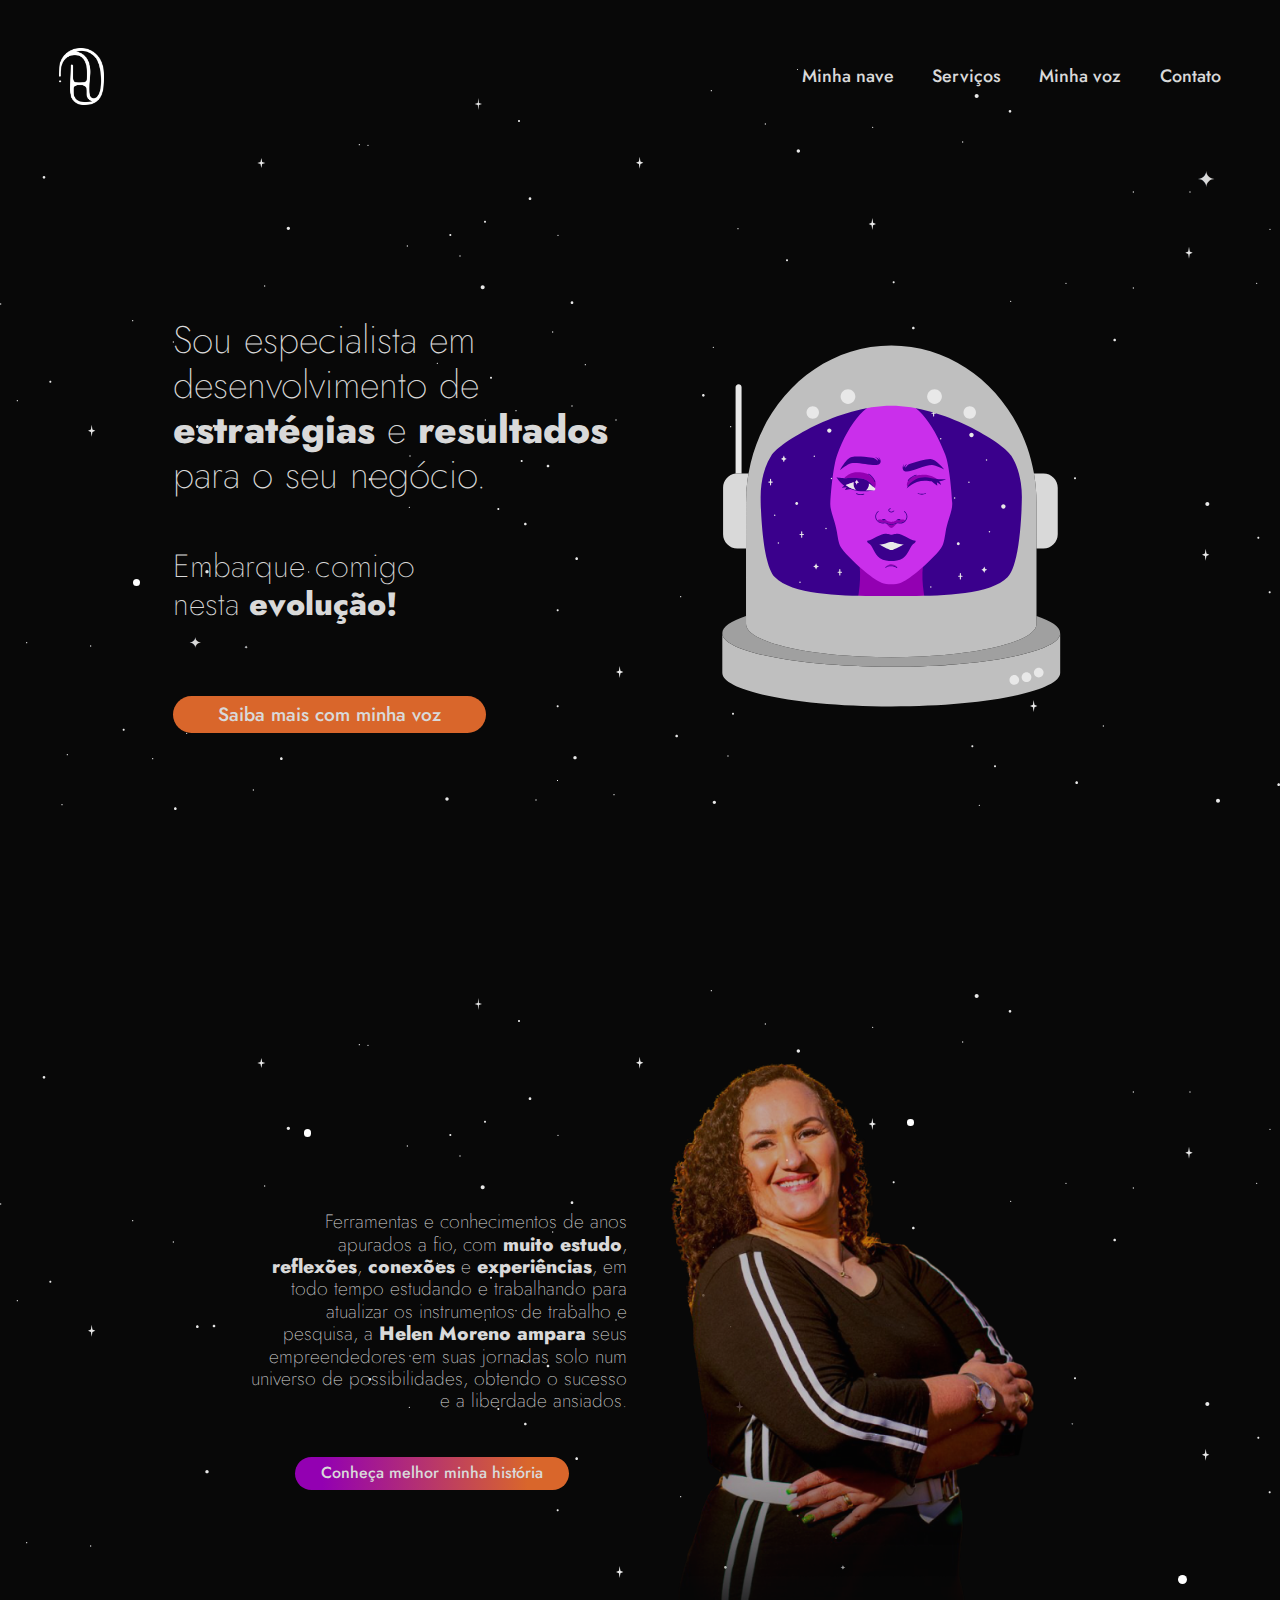
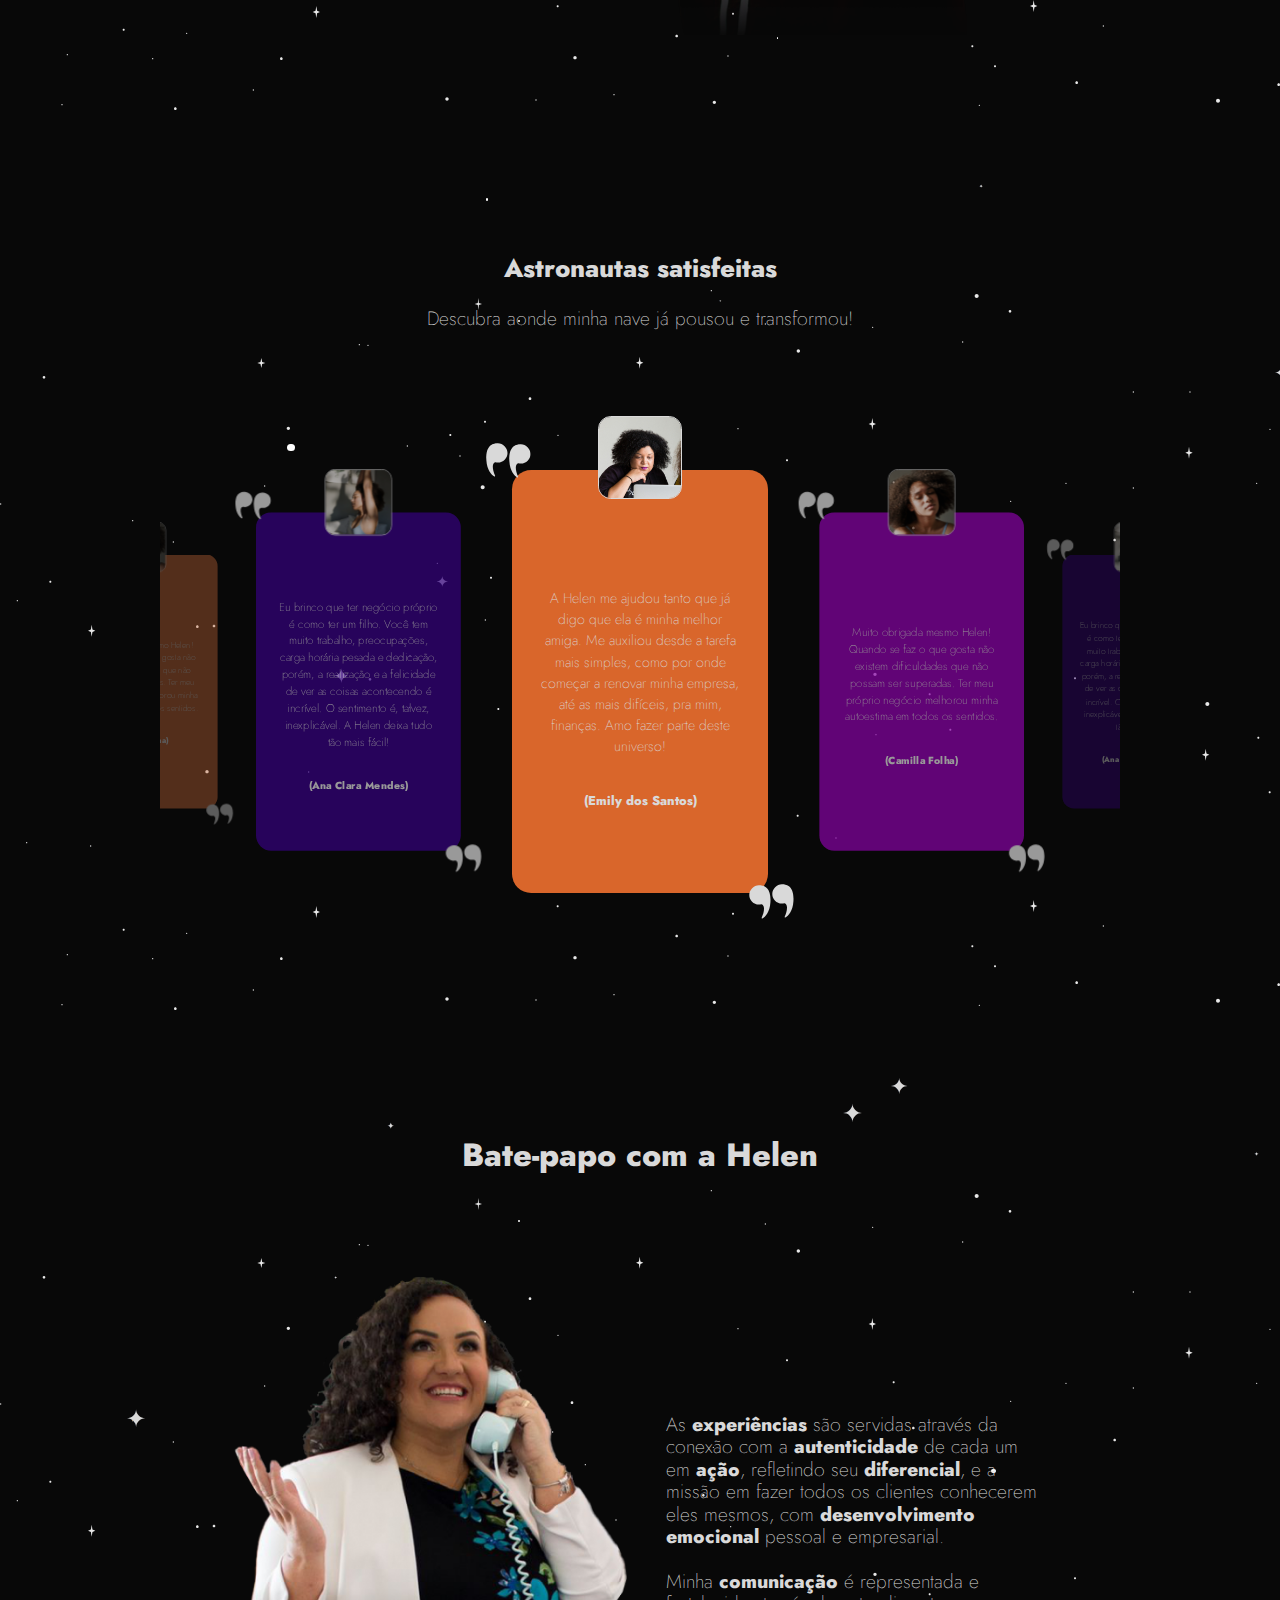
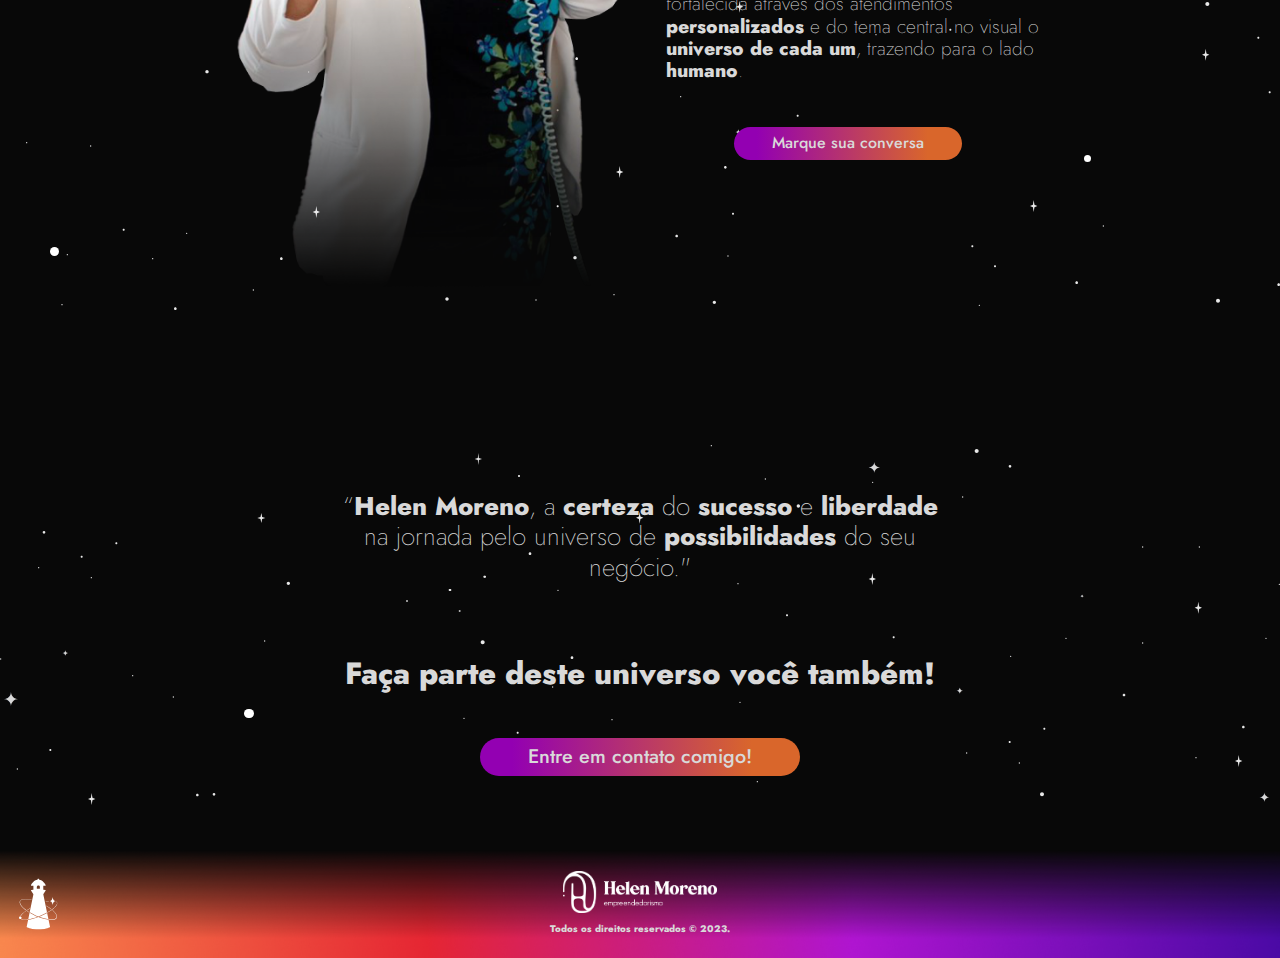
<file: index.html>
<!DOCTYPE html>
<html lang="pt-BR">

<head>
    <meta charset="UTF-8">
    <meta http-equiv="X-UA-Compatible" content="IE=edge">
    <meta name="viewport" content="width=device-width, initial-scale=1.0">
    <title>Helen Moreno</title>
    <link rel="icon" href="assets/logos/Lg_laranja.png" />
    

    <script src="https://cdnjs.cloudflare.com/ajax/libs/jquery/3.6.1/jquery.min.js"></script>
    <!-- bootstrap -->
    <link rel="stylesheet" href="https://cdn.jsdelivr.net/npm/bootstrap@4.6.0/dist/css/bootstrap.min.css">
    <script src="https://cdn.jsdelivr.net/npm/bootstrap@4.6.0/dist/js/bootstrap.bundle.min.js"></script>
    <script src="https://cdn.jsdelivr.net/npm/popper.js@1.16.1/dist/umd/popper.min.js" integrity="sha384-9/reFTGAW83EW2RDu2S0VKaIzap3H66lZH81PoYlFhbGU+6BZp6G7niu735Sk7lN" crossorigin="anonymous"></script>
    <!-- splidejs -->
    <script src="https://cdn.jsdelivr.net/npm/@splidejs/splide@4.1.4/dist/js/splide.min.js"></script>
    <link href="https://cdn.jsdelivr.net/npm/@splidejs/splide@4.1.4/dist/css/splide.min.css" rel="stylesheet">

    <!-- Main files -->
    <link rel="stylesheet" href="css/style.css">

    <script defer src="js/script.js"></script>
    <script defer src="js/Home_Script.js"></script>
    <script src="js/svg-inject.min.js"></script>
</head>

<body>

    <div class="StarBackground">
        <img src="assets/imgs/estrelas.svg" onload="SVGInject(this)">
        <!-- <img src="assets/imgs/estrelas.svg" onload="SVGInject(this)"> -->
        <img src="assets/imgs/estrelas.svg" onload="SVGInject(this)">
        <img src="assets/imgs/estrelas.svg" onload="SVGInject(this)">
        <img src="assets/imgs/estrelas.svg" onload="SVGInject(this)">
        <img src="assets/imgs/estrelas_Metade.svg" onload="SVGInject(this)">
    </div>

    <div class="toTop">
        <img class="foguete" src="assets/icones/Foguete.svg" onload="SVGInject(this)">
    </div>

    <header>
        <nav>
            <ul>
                <li class="logo"><a href="index.html"><img src="assets/logos/Lg_branca.png" alt=""></a></li>
                <li><a href="Nave.html">Minha nave</a></li>
                <!-- <li><a href="Blog.html">Meu universo</a></li> -->
                <li><a href="Serviços.html">Serviços</a></li>
                <li><a href="Palestras.html">Minha voz</a></li>
                <li><a href="contato.html">Contato</a></li>
            </ul>
        </nav>
    </header>

    <section class="banner">
        <div class="infos">
            <h1>Sou especialista em
                desenvolvimento de <br>
                <b>estratégias</b> e <b>resultados</b>
                <br> para o seu negócio.
            </h1>
            <h2> Embarque comigo <br> nesta <b>evolução!</b></h2>
            <a class="botao" href="Palestras.html">Saiba mais com minha voz</a>
        </div>

        <div class="ilustra">
            <img src="assets/imgs/Ilustracoes/Personagem_capacete.svg" onload="SVGInject(this)">
        </div>
    </section>

    <!-- <section class="blog">

        <h2>Postagens do blog</h2>

        <div class="nav nav-pills MenuBlog">
            <a class="active" data-toggle="pill" href="#Selecionados" aria-selected="true">Selecionados</a>
            <a data-toggle="pill" href="#MaisVistos" aria-selected="false">Mais vistos</a>
            <a data-toggle="pill" href="#Novos" aria-selected="false">Novos</a>
        </div>
        <div class="tab-content TabsBlog">
            <div class="tab-pane fade show active" id="Selecionados">
                <div class="boxCards">
                    <a href="#" class="cardPostBlog">
                        <div class="imgBlog"><img src="assets/imgs/Home/blog/pexels-andrew-neel-4264049.jpg" alt=""></div>
                        <div class="icons">
                            <div class="iconInfo"><img src="assets/icones/like.svg" onload="SVGInject(this)" /><span class="hide">20</span></div>
                            <div class="iconInfo"><img src="assets/icones/comentarios.svg" onload="SVGInject(this)" /><span class="hide">07</span></div>
                            <div class="iconInfo"><img src="assets/icones/visualizacao.svg" onload="SVGInject(this)" /><span class="hide">101</span></div>
                        </div>
                        <p>por Helen Moreno | 27 de abril de 2023</p>
                        <h3>Vamos falar de vendas e finanças?</h3>
                    </a>

                    <a href="#" class="cardPostBlog">
                        <div class="imgBlog"><img src="assets/imgs/Home/blog/pexels-boris-ulzibat-4281932.jpg" alt=""></div>
                        <div class="icons">
                            <div class="iconInfo"><img src="assets/icones/like.svg" onload="SVGInject(this)" /></i><span class="hide">51</span></div>
                            <div class="iconInfo"><img src="assets/icones/comentarios.svg" onload="SVGInject(this)" /><span class="hide">24</span></div>
                            <div class="iconInfo"><img src="assets/icones/visualizacao.svg" onload="SVGInject(this)" /><span class="hide">142</span></div>
                        </div>
                        <p>por Helen Moreno | 15 de abril de 2023</p>
                        <h3>Empreendedorismo do zero: como iniciar sua marca no mundo</h3>
                    </a>
                    
                    <a href="#" class="cardPostBlog">
                        <div class="imgBlog"><img src="assets/imgs/Home/blog/pexels-andre-moura-2747553.jpg" alt=""></div>
                        <div class="icons">
                            <div class="iconInfo"><img src="assets/icones/like.svg" onload="SVGInject(this)" /><span class="hide">91</span></div>
                            <div class="iconInfo"><img src="assets/icones/comentarios.svg" onload="SVGInject(this)" /><span class="hide">51</span></div>
                            <div class="iconInfo"><img src="assets/icones/visualizacao.svg" onload="SVGInject(this)" /><span class="hide">254</span></div>
                        </div>
                        <p>por Helen Moreno | 06 de abril de 2023</p>
                        <h3>Mulher e empreendedora, como conciliar?</h3>
                    </a>
                </div>
            </div>
            <div class="tab-pane fade" id="MaisVistos">
                <div class="boxCards">
                    <a href="#" class="cardPostBlog">
                        <div class="imgBlog"><img src="assets/imgs/Home/blog/pexels-lacey-day-801867.jpg" alt=""></div>
                        <div class="icons">
                            <div class="iconInfo"><img src="assets/icones/like.svg" onload="SVGInject(this)" /><span class="hide">20</span></div>
                            <div class="iconInfo"><img src="assets/icones/comentarios.svg" onload="SVGInject(this)" /><span class="hide">07</span></div>
                            <div class="iconInfo"><img src="assets/icones/visualizacao.svg" onload="SVGInject(this)" /><span class="hide">101</span></div>
                        </div>
                        <p>por Helen Moreno | 27 de abril de 2023</p>
                        <h3>Vamos falar de vendas e finanças?</h3>
                    </a>

                    <a href="#" class="cardPostBlog">
                        <div class="imgBlog"><img src="assets/imgs/Home/blog/pexels-daniel-torobekov-5244258.jpg" alt=""></div>
                        <div class="icons">
                            <div class="iconInfo"><img src="assets/icones/like.svg" onload="SVGInject(this)" /></i><span class="hide">51</span></div>
                            <div class="iconInfo"><img src="assets/icones/comentarios.svg" onload="SVGInject(this)" /><span class="hide">24</span></div>
                            <div class="iconInfo"><img src="assets/icones/visualizacao.svg" onload="SVGInject(this)" /><span class="hide">142</span></div>
                        </div>
                        <p>por Helen Moreno | 15 de abril de 2023</p>
                        <h3>Empreendedorismo do zero: como iniciar sua marca no mundo</h3>
                    </a>
                    
                    <a href="#" class="cardPostBlog">
                        <div class="imgBlog"><img src="assets/imgs/Home/blog/pexels-cottonbro-4753926.jpg" alt=""></div>
                        <div class="icons">
                            <div class="iconInfo"><img src="assets/icones/like.svg" onload="SVGInject(this)" /><span class="hide">91</span></div>
                            <div class="iconInfo"><img src="assets/icones/comentarios.svg" onload="SVGInject(this)" /><span class="hide">51</span></div>
                            <div class="iconInfo"><img src="assets/icones/visualizacao.svg" onload="SVGInject(this)" /><span class="hide">254</span></div>
                        </div>
                        <p>por Helen Moreno | 06 de abril de 2023</p>
                        <h3>Mulher e empreendedora, como conciliar?</h3>
                    </a>
                </div>
            </div>
            <div class="tab-pane fade" id="Novos">
                <div class="boxCards">
                    <a href="#" class="cardPostBlog">
                        <div class="imgBlog"><img src="assets/imgs/Home/blog/pexels-andrew-neel-4264049.jpg" alt=""></div>
                        <div class="icons">
                            <div class="iconInfo"><img src="assets/icones/like.svg" onload="SVGInject(this)" /><span class="hide">20</span></div>
                            <div class="iconInfo"><img src="assets/icones/comentarios.svg" onload="SVGInject(this)" /><span class="hide">07</span></div>
                            <div class="iconInfo"><img src="assets/icones/visualizacao.svg" onload="SVGInject(this)" /><span class="hide">101</span></div>
                        </div>
                        <p>por Helen Moreno | 27 de abril de 2023</p>
                        <h3>Vamos falar de vendas e finanças?</h3>
                    </a>

                    <a href="#" class="cardPostBlog">
                        <div class="imgBlog"><img src="assets/imgs/Home/blog/pexels-andrea-piacquadio-3830752.jpg" alt=""></div>
                        <div class="icons">
                            <div class="iconInfo"><img src="assets/icones/like.svg" onload="SVGInject(this)" /></i><span class="hide">51</span></div>
                            <div class="iconInfo"><img src="assets/icones/comentarios.svg" onload="SVGInject(this)" /><span class="hide">24</span></div>
                            <div class="iconInfo"><img src="assets/icones/visualizacao.svg" onload="SVGInject(this)" /><span class="hide">142</span></div>
                        </div>
                        <p>por Helen Moreno | 15 de abril de 2023</p>
                        <h3>Empreendedorismo do zero: como iniciar sua marca no mundo</h3>
                    </a>
                    
                    <a href="#" class="cardPostBlog">
                        <div class="imgBlog"><img src="assets/imgs/Home/blog/pexels-andrea-piacquadio-3756168.jpg" alt=""></div>
                        <div class="icons">
                            <div class="iconInfo"><img src="assets/icones/like.svg" onload="SVGInject(this)" /><span class="hide">91</span></div>
                            <div class="iconInfo"><img src="assets/icones/comentarios.svg" onload="SVGInject(this)" /><span class="hide">51</span></div>
                            <div class="iconInfo"><img src="assets/icones/visualizacao.svg" onload="SVGInject(this)" /><span class="hide">254</span></div>
                        </div>
                        <p>por Helen Moreno | 06 de abril de 2023</p>
                        <h3>Mulher e empreendedora, como conciliar?</h3>
                    </a>
                </div>
            </div>
        </div>

        <a class="botao" href="Blog.html">Veja mais do blog</a>

    </section> -->

    <section class="inst">
        
        <div class="infosInsti">
            <p>Ferramentas e conhecimentos de anos apurados a fio,
            com <b>muito estudo</b>, <b>reflexões</b>, <b>conexões</b>
            e <b>experiências</b>, em todo tempo estudando e trabalhando
            para atualizar os instrumentos de trabalho e pesquisa, 
            a <b>Helen Moreno ampara</b> seus empreendedores em suas jornadas
            solo num universo de possibilidades, obtendo o sucesso e a
            liberdade ansiados.</p>
            <a class="botao" href="Nave.html">Conheça melhor minha história</a>
        </div>
        
        <div class="imgInst">
            <img src="assets/imgs/Home/Crop_index_Inst.png" alt="">            
        </div>

    </section>

    <section class="depos">
        <h2>Astronautas satisfeitas</h2>
        <h4>Descubra aonde minha nave já pousou e transformou!</h4>
       
        <div class="carousel">
            <ul class="carousel__list">
                
                <li class="carousel__item" data-pos="-2">
                    <img class="asp" src="assets/icones/aspas.svg" onload="SVGInject(this)">
                    <img src="assets/imgs/Home/Depo01.jpeg" alt="">
                    <p>Muito obrigada mesmo Helen!
                        Quando se faz o que gosta não existem dificuldades que não possam ser superadas. Ter meu próprio negócio melhorou minha autoestima em todos os sentidos.</p>
                    <span>(Camilla Folha)</span>
                    <img class="asp2" src="assets/icones/aspas.svg" onload="SVGInject(this)">
                </li>

                <li class="carousel__item" data-pos="-1">
                    <img class="asp" src="assets/icones/aspas.svg" onload="SVGInject(this)">
                    <img src="assets/imgs/Home/Depo02.jpeg" alt="">
                    <p>Eu brinco que ter negócio próprio é como ter um filho. Você tem 
                        muito trabalho, preocupações, carga horária pesada e dedicação, 
                        porém, a realização e a felicidade de ver as coisas acontecendo 
                        é incrível. O sentimento é, talvez, inexplicável. A Helen deixa 
                        tudo tão mais fácil!</p>
                    <span>(Ana Clara Mendes)</span>
                    <img class="asp2" src="assets/icones/aspas.svg" onload="SVGInject(this)">
                </li>
              
                <li class="carousel__item" data-pos="0">
                    <img class="asp" src="assets/icones/aspas.svg" onload="SVGInject(this)">
                    <img src="assets/imgs/Home/Depo03.jpeg" alt="">
                    <p>A Helen me ajudou tanto que já digo que ela é minha melhor amiga.
                        Me auxiliou desde a tarefa mais simples, como por onde começar
                        a renovar minha empresa, até as mais difíceis, pra mim, finanças.
                        Amo fazer parte deste universo!</p>
                    <span>(Emily dos Santos)</span>
                    <img class="asp2" src="assets/icones/aspas.svg" onload="SVGInject(this)">
                </li>
              
                <li class="carousel__item" data-pos="1">
                    <img class="asp" src="assets/icones/aspas.svg" onload="SVGInject(this)">
                    <img src="assets/imgs/Home/Depo01.jpeg" alt="">
                    <p>Muito obrigada mesmo Helen!
                        Quando se faz o que gosta não existem dificuldades que não possam ser superadas. Ter meu próprio negócio melhorou minha autoestima em todos os sentidos.</p>
                    <span>(Camilla Folha)</span>
                    <img class="asp2" src="assets/icones/aspas.svg" onload="SVGInject(this)">
                </li>

                <li class="carousel__item" data-pos="2">
                    <img class="asp" src="assets/icones/aspas.svg" onload="SVGInject(this)">
                    <img src="assets/imgs/Home/Depo02.jpeg" alt="">
                    <p>Eu brinco que ter negócio próprio é como ter um filho. Você tem 
                        muito trabalho, preocupações, carga horária pesada e dedicação, 
                        porém, a realização e a felicidade de ver as coisas acontecendo 
                        é incrível. O sentimento é, talvez, inexplicável. A Helen deixa 
                        tudo tão mais fácil!</p>
                    <span>(Ana Clara Mendes)</span>
                    <img class="asp2" src="assets/icones/aspas.svg" onload="SVGInject(this)">
                </li>
            </ul>
        </div>
        
    </section>

    <section class="conversa">
        <h2>Bate-papo com a Helen</h2>

        <div class="imgConv">
            <img src="assets/imgs/Home/Crop_index_Cont.png" alt="">            
        </div>

        <div class="infosConv">
            <p>As <b>experiências</b> são servidas através da conexão
                com a <b>autenticidade</b> de cada um em <b>ação</b>,
                refletindo seu <b>diferencial</b>, e a missão em fazer
                todos os clientes conhecerem eles mesmos, com 
                <b>desenvolvimento emocional</b> pessoal e empresarial.
                <br><br>
                Minha <b>comunicação</b> é representada e fortalecida 
                através dos atendimentos <b>personalizados</b> e do 
                tema central no visual o <b>universo de cada um</b>,
                trazendo para o lado <b>humano</b>.</p>
            <a class="botao" href="contato.html">Marque sua conversa</a>
        </div>
        
        
    </section>

    <section class="contato">

        <h2>“<b>Helen Moreno</b>, a <b>certeza</b> do <b>sucesso</b> e <b>liberdade</b> na
            jornada pelo universo de <b>possibilidades</b> do seu negócio."</h2>
        
        <h3>Faça parte deste universo você também!</h3>

        <a class="botao" href="contato.html">Entre em contato comigo!</a>

    </section>

    <footer>
        <img class="fundo" src="assets/imgs/rodape.png" alt="">
        <img src="assets/logos/Lg_branca_H.png" alt="">
        <p>Todos os direitos reservados &copy; 2023.</p>
        <a href="https://www.universofarol.com.br"><img src="assets/logos/UniversoFarol_logo.svg" onload="SVGInject(this)"></a>
    </footer>

</body>

</html>
</file>
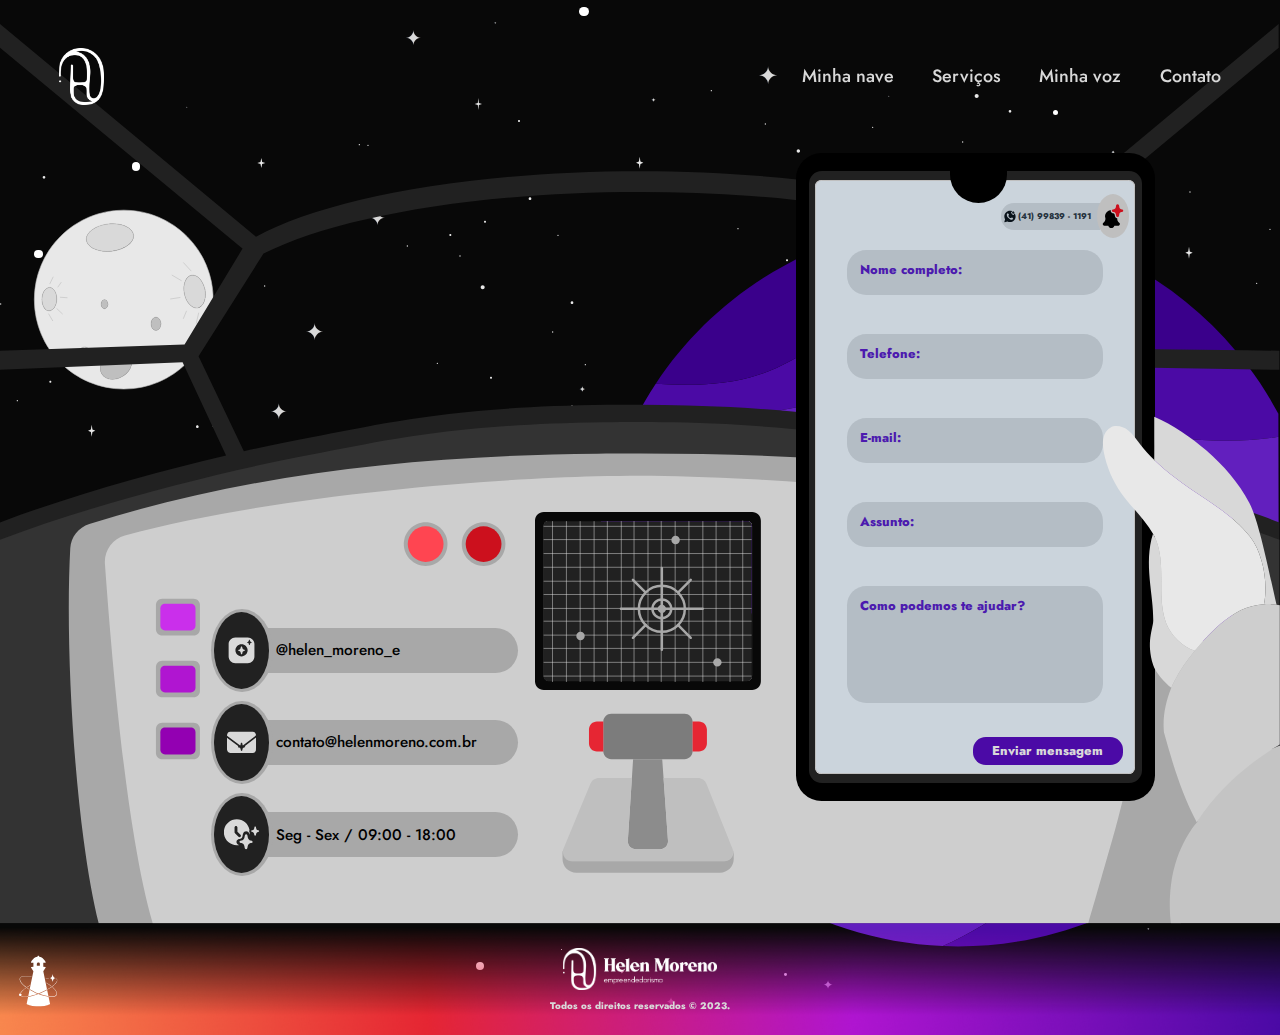
<file: contato.html>
<!DOCTYPE html>
<html lang="pt-BR">
<head>
    <meta charset="UTF-8">
    <meta http-equiv="X-UA-Compatible" content="IE=edge">
    <meta name="viewport" content="width=device-width, initial-scale=1.0">
    <title>Helen Moreno | Contato</title>
    <link rel="icon" href="assets/logos/Lg_laranja.png" />


    <script defer src="https://cdnjs.cloudflare.com/ajax/libs/jquery/3.6.1/jquery.min.js"></script>
    <!-- bootstrap -->
    <link rel="stylesheet" href="https://cdn.jsdelivr.net/npm/bootstrap@4.6.0/dist/css/bootstrap.min.css">
    <script defer src="https://cdn.jsdelivr.net/npm/bootstrap@4.6.0/dist/js/bootstrap.bundle.min.js"></script>
    <!-- Main files -->
    <link rel="stylesheet" href="css/style.css">

    <script defer src="js/script.js"></script>
    <script defer src="js/Contato_script.js"></script>

    <script src="js/svg-inject.min.js"></script>
</head>

<body class="contato">

    <div class="StarBackground">
        <img src="assets/imgs/estrelas.svg" onload="SVGInject(this)">
    </div>
    
    <header>
        <nav>
            <ul>
                <li class="logo"><a href="index.html"><img src="assets/logos/Lg_branca.png" alt=""></a></li>
                <li><a href="Nave.html">Minha nave</a></li>
                <!-- <li><a href="Blog.html">Meu universo</a></li> -->
                <li><a href="Serviços.html">Serviços</a></li>
                <li><a href="Palestras.html">Minha voz</a></li>
                <li><a href="contato.html">Contato</a></li>
            </ul>
        </nav>
    </header>

    <section class="blockInfosContato">
        <img class="planetasFundo" src="assets/imgs/Ilustracoes/areaContato_Planetas.svg" onload="SVGInject(this)">
        <img class="naveFundo" src="assets/imgs/Ilustracoes/areaContato.svg" onload="SVGInject(this)">
        <img class="maoFundo" src="assets/imgs/Ilustracoes/areaContato_Mao.svg" onload="SVGInject(this)">

        <div class="infosBlock">
            <div class="infos">
                <a href="https://www.instagram.com/helen_moreno_e/" target="_blank" class="iconInfos">
                    <img src="assets/icones/insta.svg" onload="SVGInject(this)">
                </a>
                <h4><a href="https://www.instagram.com/helen_moreno_e/" target="_blank">@helen_moreno_e</a></h4>
            </div>

            <div class="infos">
                <a href="mailto:contato@helenmoreno.com.br" target="_blank" class="iconInfos">
                    <img class="svgIcon" src="assets/icones/email.svg" onload="SVGInject(this)">
                </a>
                <h4><a href="mailto:contato@helenmoreno.com.br" target="_blank" >contato@helenmoreno.com.br</a></h4>
            </div>
            <div class="infos">
                <div class="iconInfos">
                    <img src="assets/icones/relogio.svg" onload="SVGInject(this)">
                </div>
                <h4>Seg - Sex / 09:00 - 18:00</h4>
            </div>
        </div>

        <div class="tabletBlock">
            <div class="formBlock">
                <div class="notf">
                    <div class="notificacaoWhats"><img src="assets/icones/comNotificacao.svg" onload="SVGInject(this)"></div>
                    <div class="whats">
                        <img src="assets/icones/whats.svg" onload="SVGInject(this)">
                        <p>(41) 99839 - 1191</p>
                    </div>
                </div>
                <div class="form">
                    <form class="labels" method="POST">
                        <div class="BlockBox">
                            <input type="text" name="nome" id="nome" required>
                            <span>Nome completo:</span>
                        </div>
                        <div class="BlockBox">
                            <input type="text" name="telefone" id="telefone" required>
                            <span>Telefone:</span>
                        </div>
                        <div class="BlockBox">
                            <input type="text" name="email" id="email" required>
                            <span>E-mail:</span>
                        </div>
                        <div class="BlockBox">
                            <input type="text" name="assunto" id="assunto" required>
                            <span>Assunto:</span>
                        </div>
                        <div class="BlockBox">
                            <textarea type="text" name="mensagem" id="mensagem" required></textarea>
                            <span>Como podemos te ajudar?</span>
                        </div>
                        <input id="Enviar_Contato" type="button" value="Enviar mensagem"></input>
                        <div class="col-md-12 text-right" id="Alertmsg"></div>
                    </form> 
                </div>
            </div>
        </div>

    </section>

    <footer>
        <img class="fundo" src="assets/imgs/rodape.png" alt="">
        <img src="assets/logos/Lg_branca_H.png" alt="">
        <p>Todos os direitos reservados &copy; 2023.</p>
        <a href="https://www.universofarol.com.br"><img src="assets/logos/UniversoFarol_logo.svg" onload="SVGInject(this)"></a>
    </footer>

</body>

</html>
</file>
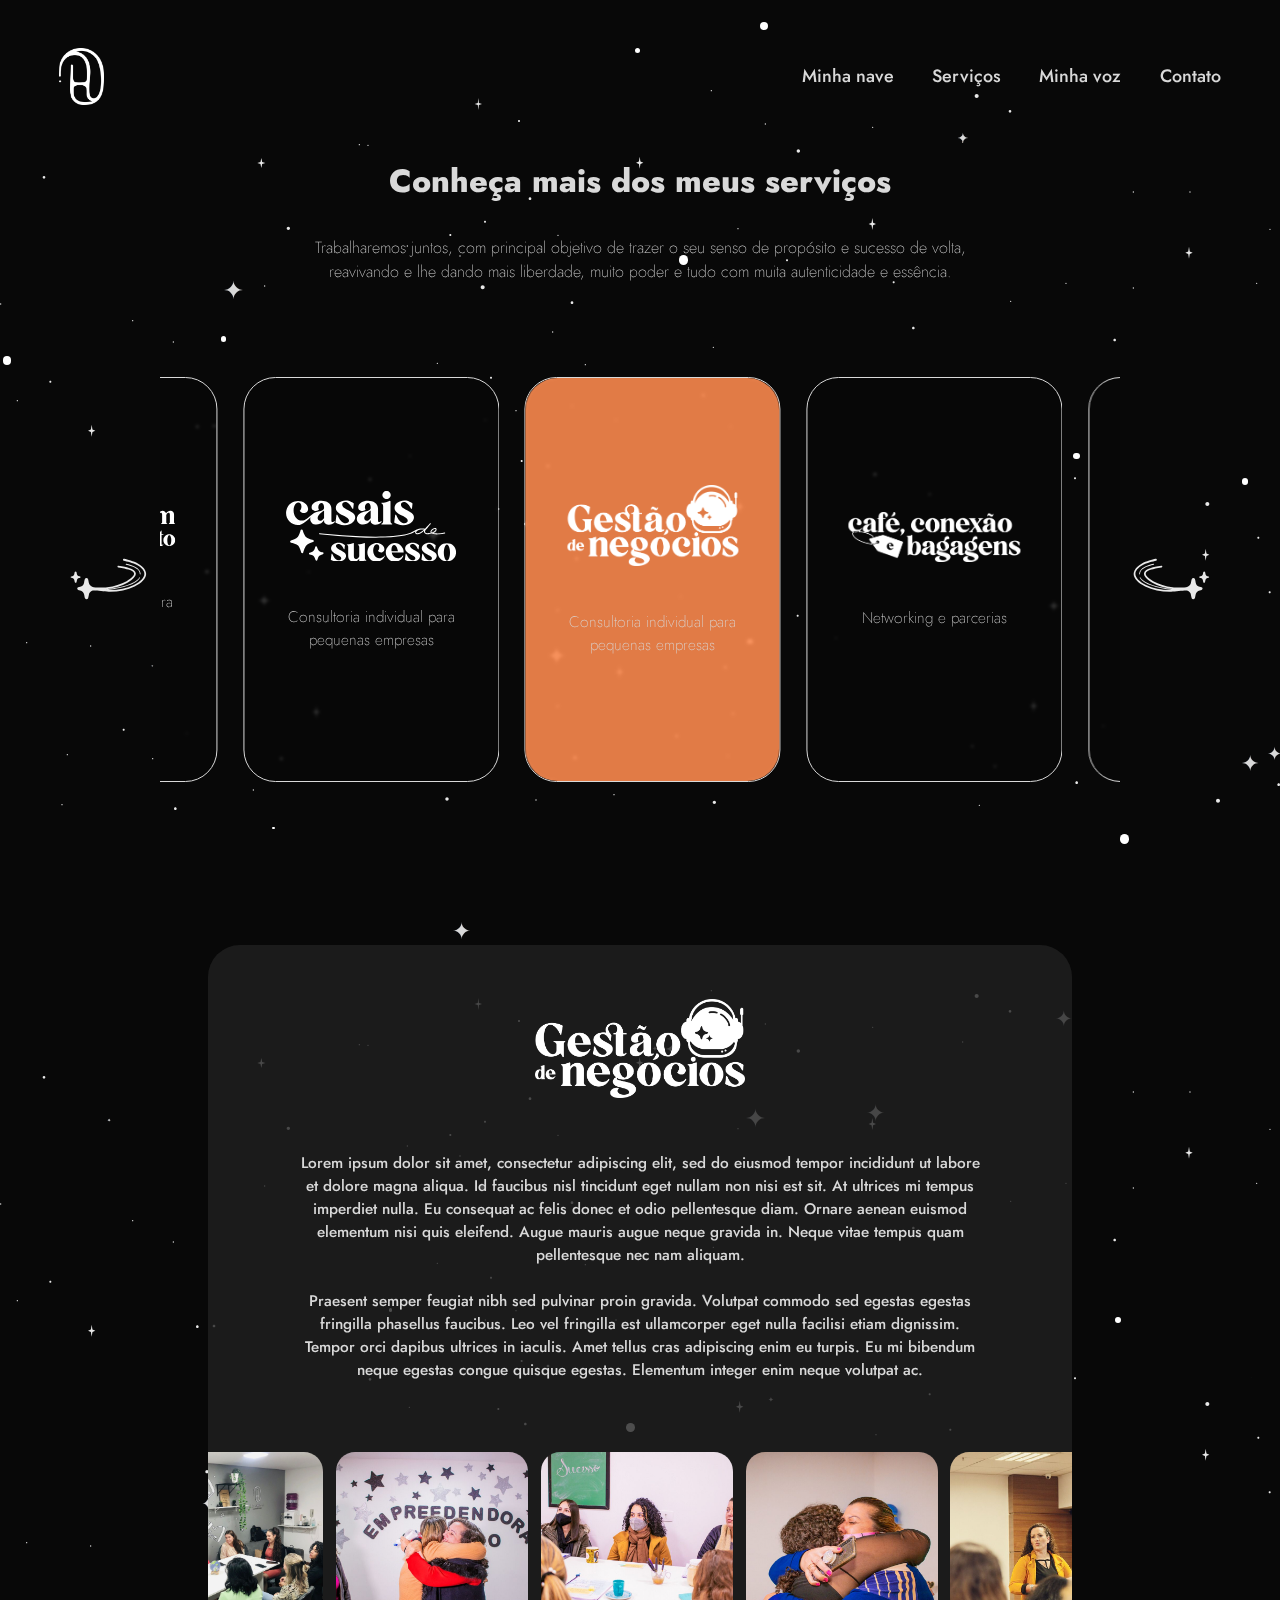
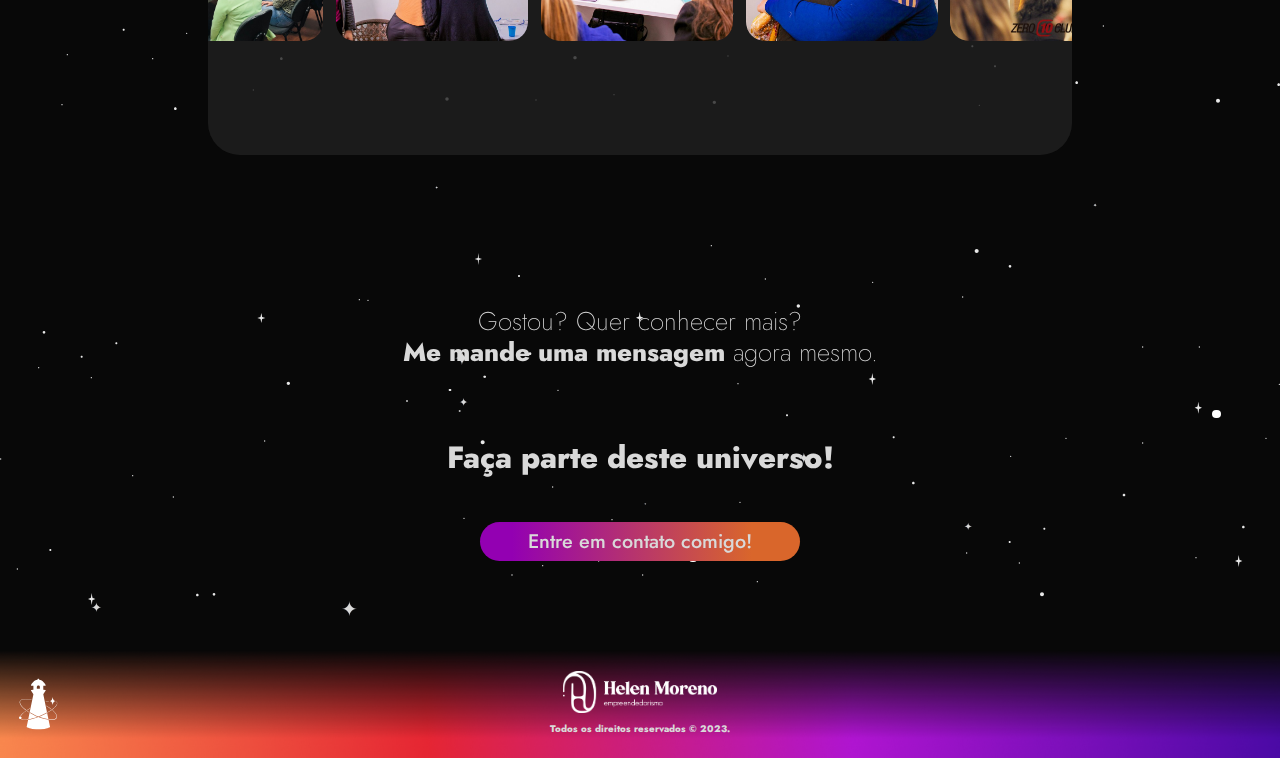
<file: Serviços.html>
<!DOCTYPE html>
<html lang="pt-BR">
<head>
    <meta charset="UTF-8">
    <meta http-equiv="X-UA-Compatible" content="IE=edge">
    <meta name="viewport" content="width=device-width, initial-scale=1.0">
    <title>Helen Moreno | Serviços</title>
    <link rel="icon" href="assets/logos/Lg_laranja.png" />

    <script defer src="https://cdnjs.cloudflare.com/ajax/libs/jquery/3.6.1/jquery.min.js"></script>
    <!-- splidejs -->
    <script src="https://cdn.jsdelivr.net/npm/@splidejs/splide@4.1.4/dist/js/splide.min.js"></script>
    <link href="https://cdn.jsdelivr.net/npm/@splidejs/splide@4.1.4/dist/css/splide.min.css" rel="stylesheet">
    <!-- bootstrap -->
    <link rel="stylesheet" href="https://cdn.jsdelivr.net/npm/bootstrap@4.6.0/dist/css/bootstrap.min.css">
    <script defer src="https://cdn.jsdelivr.net/npm/bootstrap@4.6.0/dist/js/bootstrap.bundle.min.js"></script>
    <!-- Main files -->
    <link rel="stylesheet" href="css/style.css">

    <script defer src="js/script.js"></script>
    <script defer src="js/Servi_Script.js"></script>

    <script src="js/svg-inject.min.js"></script>
</head>

<body class="servicos">
    <div class="StarBackground_Servicos">
        <img src="assets/imgs/estrelas.svg" onload="SVGInject(this)">
        <img src="assets/imgs/estrelas.svg" onload="SVGInject(this)">
        <img src="assets/imgs/estrelas_Metade.svg" onload="SVGInject(this)">
    </div>

    <div class="toTop">
        <img class="foguete" src="assets/icones/Foguete.svg" onload="SVGInject(this)">
    </div>

    <header>
        <nav>
            <ul>
                <li class="logo"><a href="index.html"><img src="assets/logos/Lg_branca.png" alt=""></a></li>
                <li><a href="Nave.html">Minha nave</a></li>
                <!-- <li><a href="Blog.html">Meu universo</a></li> -->
                <li><a href="Serviços.html">Serviços</a></li>
                <li><a href="Palestras.html">Minha voz</a></li>
                <li><a href="contato.html">Contato</a></li>
            </ul>
        </nav>
    </header>

    <section class="servicos">

        <div class="carousel">
            <h2>Conheça mais dos meus serviços</h2>
            <p>Trabalharemos juntos, com principal objetivo de trazer o seu senso de propósito e sucesso de volta, reavivando e lhe dando mais liberdade, muito poder e tudo com muita autenticidade e essência.</p>
            
            <div class="splide">
                <div class="splide__arrows">
                    <button class="splide__arrow splide__arrow--prev">
                        <img src="assets/icones/Seta_esquerda.svg" alt="" onload="SVGInject(this)">
                    </button>
                    <button class="splide__arrow splide__arrow--next">
                        <img src="assets/icones/Seta_direita.svg" alt="" onload="SVGInject(this)">
                    </button>
                </div>
                <div class="splide__track">
                    <ul class="splide__list">
                        <li class="splide__slide">
                            <a class="linkTab" data-toggle="pill" href="#gestao" aria-selected="true">
                                <img src="assets/logos/GestãoNegócios.png" alt="">
                                <p>Consultoria individual para pequenas empresas</p>
                            </a>
                        </li>
                        <li class="splide__slide">
                            <a class="linkTab" data-toggle="pill" href="#cafeConexaoBagagens" aria-selected="false">
                                <img src="assets/logos/Café_Conexão_e_Bagages.png" alt="">
                                <p>Networking e parcerias</p>
                            </a>
                        </li>
                        <li class="splide__slide">
                            <a class="linkTab" data-toggle="pill" href="#mentoria" aria-selected="false">
                                <img src="assets/logos/Mentoria_Grupo.png" alt="">
                                <p>Evolução pessoal e conexão entre pessoas</p>
                            </a>
                        </li>
                        <li class="splide__slide">
                            <a class="linkTab" data-toggle="pill" href="#palestras" aria-selected="false">
                                <img src="assets/logos/MinhaVoz.svg" onload="SVGInject(this)">
                                <p>Consultoria individual para pequenas empresas</p>
                            </a>
                        </li>
                        <li class="splide__slide">
                            <a class="linkTab" data-toggle="pill" href="#desenvolvimento" aria-selected="false">
                                <img src="assets/logos/AstronautaDesenvolvimento.svg" onload="SVGInject(this)">
                                <p>Consultoria individual para pequenas empresas</p>
                            </a>
                        </li>
                        <li class="splide__slide">
                            <a class="linkTab" data-toggle="pill" href="#casais" aria-selected="false">
                                <img src="assets/logos/CasaisSucesso.svg" onload="SVGInject(this)">
                                <p>Consultoria individual para pequenas empresas</p>
                            </a>
                        </li>
                    </ul>
                </div>
            </div>
        </div>

        <div class="tab-content TabsBlog">
            <div class="tab-pane fade show active" id="gestao">
                <div class="boxContent">
                    <div class="logoBox">
                        <img src="assets/logos/GestãoNegócios.png" alt="">
                    </div>
                    <p>
                        Lorem ipsum dolor sit amet, consectetur adipiscing elit, sed do eiusmod tempor incididunt ut labore et dolore magna aliqua. Id faucibus nisl tincidunt eget nullam non nisi est sit. At ultrices mi tempus imperdiet nulla. Eu consequat ac felis donec et odio pellentesque diam. Ornare aenean euismod elementum nisi quis eleifend. Augue mauris augue neque gravida in. Neque vitae tempus quam pellentesque nec nam aliquam. <br><br>
                        Praesent semper feugiat nibh sed pulvinar proin gravida. Volutpat commodo sed egestas egestas fringilla phasellus faucibus. Leo vel fringilla est ullamcorper eget nulla facilisi etiam dignissim. Tempor orci dapibus ultrices in iaculis. Amet tellus cras adipiscing enim eu turpis. Eu mi bibendum neque egestas congue quisque egestas. Elementum integer enim neque volutpat ac. 
                    </p>
                    <div class="imgsBox">
                        <div class="imgFit"><img src="assets/imgs/servicos/GestaoFt01.jpeg" alt=""></div>
                        <div class="imgFit"><img src="assets/imgs/servicos/GestaoFt02.jpeg" alt=""></div>
                        <div class="imgFit"><img src="assets/imgs/servicos/GestaoFt03.jpeg" alt=""></div>
                        <div class="imgFit"><img src="assets/imgs/servicos/GestaoFt04.jpeg" alt=""></div>
                        <div class="imgFit"><img src="assets/imgs/servicos/GestaoFt05.jpeg" alt=""></div>

                    </div>
                </div>
            </div>
            <div class="tab-pane fade" id="cafeConexaoBagagens">
                <div class="boxContent">
                    <div class="logoBox">
                        <img src="assets/logos/Café_Conexão_e_Bagages.png" alt="">
                    </div>
                    <p>
                        Lorem ipsum dolor sit amet, consectetur adipiscing elit, sed do eiusmod tempor incididunt ut labore et dolore magna aliqua. Id faucibus nisl tincidunt eget nullam non nisi est sit. At ultrices mi tempus imperdiet nulla. Eu consequat ac felis donec et odio pellentesque diam. Ornare aenean euismod elementum nisi quis eleifend. Augue mauris augue neque gravida in. Neque vitae tempus quam pellentesque nec nam aliquam. <br><br>
                        Praesent semper feugiat nibh sed pulvinar proin gravida. Volutpat commodo sed egestas egestas fringilla phasellus faucibus. Leo vel fringilla est ullamcorper eget nulla facilisi etiam dignissim. Tempor orci dapibus ultrices in iaculis. Amet tellus cras adipiscing enim eu turpis. Eu mi bibendum neque egestas congue quisque egestas. Elementum integer enim neque volutpat ac. 
                    </p>
                    <div class="imgsBox">
                        <div class="imgFit"><img src="assets/imgs/servicos/GestaoFt01.jpeg" alt=""></div>
                        <div class="imgFit"><img src="assets/imgs/servicos/GestaoFt02.jpeg" alt=""></div>
                        <div class="imgFit"><img src="assets/imgs/servicos/GestaoFt03.jpeg" alt=""></div>
                        <div class="imgFit"><img src="assets/imgs/servicos/GestaoFt04.jpeg" alt=""></div>
                        <div class="imgFit"><img src="assets/imgs/servicos/GestaoFt05.jpeg" alt=""></div>

                    </div>
                </div>
            </div>
            <div class="tab-pane fade" id="mentoria">
                <div class="boxContent">
                    <div class="logoBox">
                        <img src="assets/logos/Mentoria_Grupo.png" alt="">
                    </div>
                    <p>
                        Lorem ipsum dolor sit amet, consectetur adipiscing elit, sed do eiusmod tempor incididunt ut labore et dolore magna aliqua. Id faucibus nisl tincidunt eget nullam non nisi est sit. At ultrices mi tempus imperdiet nulla. Eu consequat ac felis donec et odio pellentesque diam. Ornare aenean euismod elementum nisi quis eleifend. Augue mauris augue neque gravida in. Neque vitae tempus quam pellentesque nec nam aliquam. <br><br>
                        Praesent semper feugiat nibh sed pulvinar proin gravida. Volutpat commodo sed egestas egestas fringilla phasellus faucibus. Leo vel fringilla est ullamcorper eget nulla facilisi etiam dignissim. Tempor orci dapibus ultrices in iaculis. Amet tellus cras adipiscing enim eu turpis. Eu mi bibendum neque egestas congue quisque egestas. Elementum integer enim neque volutpat ac. 
                    </p>
                    <div class="imgsBox">
                        <div class="imgFit"><img src="assets/imgs/servicos/GestaoFt01.jpeg" alt=""></div>
                        <div class="imgFit"><img src="assets/imgs/servicos/GestaoFt02.jpeg" alt=""></div>
                        <div class="imgFit"><img src="assets/imgs/servicos/GestaoFt03.jpeg" alt=""></div>
                        <div class="imgFit"><img src="assets/imgs/servicos/GestaoFt04.jpeg" alt=""></div>
                        <div class="imgFit"><img src="assets/imgs/servicos/GestaoFt05.jpeg" alt=""></div>

                    </div>
                </div>
            </div>
            <div class="tab-pane fade" id="palestras">
                <div class="boxContent">
                    <div class="logoBox">
                        <img src="assets/logos/MinhaVoz.svg" onload="SVGInject(this)">
                    </div>
                    <p>
                        Lorem ipsum dolor sit amet, consectetur adipiscing elit, sed do eiusmod tempor incididunt ut labore et dolore magna aliqua. Id faucibus nisl tincidunt eget nullam non nisi est sit. At ultrices mi tempus imperdiet nulla. Eu consequat ac felis donec et odio pellentesque diam. Ornare aenean euismod elementum nisi quis eleifend. Augue mauris augue neque gravida in. Neque vitae tempus quam pellentesque nec nam aliquam. <br><br>
                        Praesent semper feugiat nibh sed pulvinar proin gravida. Volutpat commodo sed egestas egestas fringilla phasellus faucibus. Leo vel fringilla est ullamcorper eget nulla facilisi etiam dignissim. Tempor orci dapibus ultrices in iaculis. Amet tellus cras adipiscing enim eu turpis. Eu mi bibendum neque egestas congue quisque egestas. Elementum integer enim neque volutpat ac. 
                    </p>
                    <div class="imgsBox">
                        <div class="imgFit"><img src="assets/imgs/servicos/GestaoFt01.jpeg" alt=""></div>
                        <div class="imgFit"><img src="assets/imgs/servicos/GestaoFt02.jpeg" alt=""></div>
                        <div class="imgFit"><img src="assets/imgs/servicos/GestaoFt03.jpeg" alt=""></div>
                        <div class="imgFit"><img src="assets/imgs/servicos/GestaoFt04.jpeg" alt=""></div>
                        <div class="imgFit"><img src="assets/imgs/servicos/GestaoFt05.jpeg" alt=""></div>

                    </div>
                </div>
            </div>
            <div class="tab-pane fade" id="desenvolvimento">
                <div class="boxContent">
                    <div class="logoBox">
                        <img src="assets/logos/AstronautaDesenvolvimento.svg" onload="SVGInject(this)">
                    </div>
                    <p>
                        Lorem ipsum dolor sit amet, consectetur adipiscing elit, sed do eiusmod tempor incididunt ut labore et dolore magna aliqua. Id faucibus nisl tincidunt eget nullam non nisi est sit. At ultrices mi tempus imperdiet nulla. Eu consequat ac felis donec et odio pellentesque diam. Ornare aenean euismod elementum nisi quis eleifend. Augue mauris augue neque gravida in. Neque vitae tempus quam pellentesque nec nam aliquam. <br><br>
                        Praesent semper feugiat nibh sed pulvinar proin gravida. Volutpat commodo sed egestas egestas fringilla phasellus faucibus. Leo vel fringilla est ullamcorper eget nulla facilisi etiam dignissim. Tempor orci dapibus ultrices in iaculis. Amet tellus cras adipiscing enim eu turpis. Eu mi bibendum neque egestas congue quisque egestas. Elementum integer enim neque volutpat ac. 
                    </p>
                    <div class="imgsBox">
                        <div class="imgFit"><img src="assets/imgs/servicos/GestaoFt01.jpeg" alt=""></div>
                        <div class="imgFit"><img src="assets/imgs/servicos/GestaoFt02.jpeg" alt=""></div>
                        <div class="imgFit"><img src="assets/imgs/servicos/GestaoFt03.jpeg" alt=""></div>
                        <div class="imgFit"><img src="assets/imgs/servicos/GestaoFt04.jpeg" alt=""></div>
                        <div class="imgFit"><img src="assets/imgs/servicos/GestaoFt05.jpeg" alt=""></div>

                    </div>
                </div>
            </div>
            <div class="tab-pane fade" id="casais">
                <div class="boxContent">
                    <div class="logoBox">
                        <img src="assets/logos/CasaisSucesso.svg" onload="SVGInject(this)">
                    </div>
                    <p>
                        Lorem ipsum dolor sit amet, consectetur adipiscing elit, sed do eiusmod tempor incididunt ut labore et dolore magna aliqua. Id faucibus nisl tincidunt eget nullam non nisi est sit. At ultrices mi tempus imperdiet nulla. Eu consequat ac felis donec et odio pellentesque diam. Ornare aenean euismod elementum nisi quis eleifend. Augue mauris augue neque gravida in. Neque vitae tempus quam pellentesque nec nam aliquam. <br><br>
                        Praesent semper feugiat nibh sed pulvinar proin gravida. Volutpat commodo sed egestas egestas fringilla phasellus faucibus. Leo vel fringilla est ullamcorper eget nulla facilisi etiam dignissim. Tempor orci dapibus ultrices in iaculis. Amet tellus cras adipiscing enim eu turpis. Eu mi bibendum neque egestas congue quisque egestas. Elementum integer enim neque volutpat ac. 
                    </p>
                    <div class="imgsBox">
                        <div class="imgFit"><img src="assets/imgs/servicos/GestaoFt01.jpeg" alt=""></div>
                        <div class="imgFit"><img src="assets/imgs/servicos/GestaoFt02.jpeg" alt=""></div>
                        <div class="imgFit"><img src="assets/imgs/servicos/GestaoFt03.jpeg" alt=""></div>
                        <div class="imgFit"><img src="assets/imgs/servicos/GestaoFt04.jpeg" alt=""></div>
                        <div class="imgFit"><img src="assets/imgs/servicos/GestaoFt05.jpeg" alt=""></div>

                    </div>
                </div>
            </div>
        </div>

    </section>
    
    <section class="contatoServicos">

        <h4>
            Gostou? Quer conhecer mais?<br> 
            <b>Me mande uma mensagem</b> agora mesmo.
        </h4>
 
        <h3>Faça parte deste universo!</h3>

        <a class="botao" href="contato.html">Entre em contato comigo!</a>

    </section>

    <footer>
        <img class="fundo" src="assets/imgs/rodape.png" alt="">
        <img src="assets/logos/Lg_branca_H.png" alt="">
        <p>Todos os direitos reservados &copy; 2023.</p>
        <a href="https://www.universofarol.com.br"><img src="assets/logos/UniversoFarol_logo.svg" onload="SVGInject(this)"></a>
    </footer>

</body>
</html>
</file>
<file: css/style.css>
@charset "UTF-8";
@import url(https://fonts.googleapis.com/css2?family=Jost:wght@200;400;500;800;900&display=swap);
*,
*::after,
*::before {
  padding: 0;
  margin: 0;
  box-sizing: border-box !important;
  list-style: none;
  text-decoration: none !important;
}

.hide {
  opacity: 0;
  display: none;
}

.hide2 {
  opacity: 0;
  display: none;
}

::-webkit-scrollbar {
  width: 0.5vw;
  background: #ff9c69;
}

::-webkit-scrollbar-thumb {
  background: rgb(217, 102, 43);
  border-radius: 5vw;
}

@keyframes blink {
  0% {
    opacity: 0;
    transform: scale(0.2);
  }
  100% {
    transform: scale(1.1);
  }
}
@keyframes floater {
  0% {
    transform: translateY(0px);
  }
  50% {
    transform: translateY(15px);
  }
  100% {
    transform: translateY(0px);
  }
}
@keyframes foguete_subindo {
  from {
    transform: translateY(0);
    opacity: 1;
  }
  to {
    transform: translateY(-125vh);
    opacity: 0;
  }
}
@keyframes Sobe_foguete {
  from {
    transform: translateY(0);
    opacity: 0;
  }
  to {
    transform: translateY(-17vh);
    opacity: 1;
  }
}
body {
  display: flex;
  flex-wrap: wrap;
  font-family: "Jost", sans-serif;
  background-color: #080808;
  width: 100%;
  justify-content: center;
  overflow-x: hidden;
  position: relative;
}
body .blinking-star {
  animation-name: blink;
  animation-duration: 1s;
  animation-iteration-count: 2;
  animation-fill-mode: both;
  animation-direction: alternate;
  position: relative;
}
body .star {
  animation-name: blink;
  animation-duration: 1s;
  animation-iteration-count: 2;
  animation-fill-mode: both;
  animation-direction: alternate;
  position: relative;
  width: 1.5vw;
  height: 4vh;
  display: flex;
  justify-content: center;
  align-items: center;
}
body .star::after, body .star::before {
  position: absolute;
  top: 0;
  left: 0;
  content: "✦";
}
body .star::after {
  background: #D9D9D9;
  -webkit-background-clip: text;
          background-clip: text;
  -webkit-text-fill-color: transparent;
}
body .StarBackground {
  position: absolute;
  width: 100%;
  height: auto;
  z-index: -1;
}
body .StarBackground svg, body .StarBackground img {
  width: 100%;
  height: 100vh;
}
body .StarBackground svg:nth-child(5), body .StarBackground img:nth-child(5) {
  height: 50vh;
}
body .toTop {
  display: none;
  position: fixed;
  right: 1.5vw;
  bottom: 2vh;
  z-index: 998;
  cursor: pointer;
  width: 3.5vw;
  height: 11vh;
}
body .toTop .foguete {
  width: 100%;
  height: 100%;
}
body .toTop .foguete path {
  fill: #D9D9D9;
}
body .toTop .subindo {
  animation: foguete_subindo 1.25s;
}
body header {
  min-width: 1200px;
  width: 75%;
  height: 17vh;
  align-items: center;
  justify-content: center;
  display: flex;
  z-index: 999;
  position: absolute;
  top: 0;
}
body header nav {
  display: flex;
  width: 100%;
  height: 100%;
  align-items: center;
}
body header nav ul {
  width: 100%;
  display: flex;
  align-items: center;
  margin: 0;
}
body header nav ul li {
  padding: 0.5vh 1vw;
  margin: 0 0.5vw;
}
body header nav ul li:nth-child(2) {
  margin-left: auto;
}
body header nav ul li a {
  color: #D9D9D9;
  font-weight: 500;
  font-size: 1.4vw;
}
body header nav ul li a:hover {
  color: rgb(217, 102, 43);
}
body header nav ul .logo {
  width: 5.5vw;
}
body header nav ul .logo img {
  width: 100%;
  height: auto;
}
body section {
  width: 75%;
  height: 100vh;
  z-index: 5;
}
body .banner {
  height: 100vh;
  display: flex;
  flex-wrap: wrap;
  color: #D9D9D9;
  padding: 1vw;
}
body .banner .infos {
  width: 50%;
  height: 80vh;
  margin-top: 17vh;
  display: flex;
  flex-direction: column;
  justify-content: center;
  padding-right: 2vw;
}
body .banner .infos h1 {
  font-size: 3vw;
  line-height: 3.5vw;
  font-weight: 200;
  margin-bottom: 5.5vh;
  animation: floater 5s ease-in-out infinite;
}
body .banner .infos h1 b {
  font-weight: 800;
}
body .banner .infos h2 {
  font-weight: 200;
  font-size: 2.5vw;
  margin-bottom: 8vh;
  animation: floater 4.8s ease-in-out infinite;
}
body .banner .infos h2 b {
  font-weight: 800;
}
body .banner .infos .botao {
  background-color: rgb(217, 102, 43);
  padding: 0.5vh 0;
  text-align: center;
  color: #D9D9D9;
  font-weight: 500;
  font-size: 1.5vw;
  margin: 0 10vw 0 0;
  border-radius: 3vw;
  transition: ease-in-out 0.2s;
}
body .banner .infos .botao:hover {
  background-color: #ff9c69;
  transform: translateY(5px);
}
body .banner .ilustra {
  height: 80vh;
  width: 45.5%;
  display: flex;
  align-items: center;
  justify-content: center;
  font-size: 1.5vw;
  padding: 3vw;
  margin: 17vh 0 7vh 3vw;
  text-align: center;
  border-radius: 2.5vw;
  animation: floater 4s ease-in-out infinite;
}
body .blog {
  display: flex;
  flex-direction: column;
  position: relative;
  justify-content: center;
}
body .blog h2 {
  text-align: center;
  color: #D9D9D9;
  font-weight: 800;
  font-size: 2.5vw;
  padding: 0.5vh 0;
  margin-bottom: 4vh;
}
body .blog .MenuBlog {
  display: flex;
  justify-content: center;
}
body .blog .MenuBlog a {
  text-align: center;
  width: 15vw;
  color: #D9D9D9;
  padding: 1vh 2.5vw;
  font-size: 1.3vw;
  margin: 0 0.5vw;
  border: solid 1px #D9D9D9;
  border-top-left-radius: 1.5vw;
  border-top-right-radius: 1.5vw;
  font-weight: 800;
}
body .blog .MenuBlog .active {
  background-color: #3A008C;
  border: none;
}
body .blog .TabsBlog {
  margin-bottom: 1vh;
  height: 70vh;
}
body .blog .TabsBlog .tab-pane {
  height: 100%;
}
body .blog .TabsBlog .tab-pane .boxCards {
  display: flex;
  justify-content: space-between;
  height: 100%;
  align-items: start;
  padding: 3vh 0 0 0;
}
body .blog .TabsBlog .tab-pane .boxCards .cardPostBlog {
  width: 32%;
  height: 60vh;
  position: relative;
  color: #D9D9D9;
  border-radius: 2vw;
  transition: ease-in-out 0.25s;
}
body .blog .TabsBlog .tab-pane .boxCards .cardPostBlog::before {
  content: "";
  background: rgba(33, 33, 33, 0.8);
  -webkit-backdrop-filter: blur(1.5px);
          backdrop-filter: blur(1.5px);
  position: absolute;
  top: 0;
  left: 0;
  width: 100%;
  height: 100%;
  z-index: -1;
  border-radius: 2vw;
}
body .blog .TabsBlog .tab-pane .boxCards .cardPostBlog .imgBlog {
  width: 100%;
  height: 70%;
  border-radius: 2.1vw;
  background-color: #BFBFBF;
  display: flex;
  align-items: center;
  justify-content: center;
}
body .blog .TabsBlog .tab-pane .boxCards .cardPostBlog .imgBlog img {
  width: 100%;
  height: 100%;
  -o-object-fit: cover;
     object-fit: cover;
  border-radius: 2vw;
}
body .blog .TabsBlog .tab-pane .boxCards .cardPostBlog .icons {
  display: flex;
  flex-direction: column;
  border: solid #D9D9D9 1px;
  position: absolute;
  top: 0;
  right: 0;
  color: #D9D9D9;
  padding: 1.5vh 0.5vw;
  margin: 0;
  border-top-right-radius: 2vw;
  border-bottom-left-radius: 2vw;
  transition: ease-in-out 0.25s;
}
body .blog .TabsBlog .tab-pane .boxCards .cardPostBlog .icons .iconInfo {
  padding: 0.5vh 0.5vw;
  display: flex;
  align-items: center;
  transition: ease-in-out 0.25s;
  z-index: 3;
}
body .blog .TabsBlog .tab-pane .boxCards .cardPostBlog .icons .iconInfo svg {
  width: 1.25vw;
  height: auto;
  padding: 0;
}
body .blog .TabsBlog .tab-pane .boxCards .cardPostBlog .icons .iconInfo svg path {
  fill: #D9D9D9;
}
body .blog .TabsBlog .tab-pane .boxCards .cardPostBlog .icons::before {
  content: "";
  position: absolute;
  width: 100%;
  height: 100%;
  background: rgba(8, 8, 8, 0.5);
  z-index: 1;
  -webkit-backdrop-filter: blur(1.5px);
          backdrop-filter: blur(1.5px);
  top: 0;
  right: 0;
  border-top-right-radius: 2vw;
  border-bottom-left-radius: 2vw;
}
body .blog .TabsBlog .tab-pane .boxCards .cardPostBlog .active {
  border: none;
  background-color: #3A008C;
  transition: ease-in-out 0.25s;
}
body .blog .TabsBlog .tab-pane .boxCards .cardPostBlog .active .iconInfo {
  padding: 0.5vh 0.5vw;
  display: flex;
  align-items: center;
  transition: ease-in-out 0.25s;
}
body .blog .TabsBlog .tab-pane .boxCards .cardPostBlog .active .iconInfo svg {
  width: 1.4vw;
  padding: 0;
}
body .blog .TabsBlog .tab-pane .boxCards .cardPostBlog .active .iconInfo .hide {
  display: block;
  opacity: 1;
  font-size: 1.1vw;
  padding-left: 0.5vw;
  font-weight: 800;
  transition: ease-in-out 0.25s;
}
body .blog .TabsBlog .tab-pane .boxCards .cardPostBlog .active::before {
  display: none;
}
body .blog .TabsBlog .tab-pane .boxCards .cardPostBlog p {
  font-size: 1vw;
  padding: 1.5vh 1.5vw 1vh;
  margin: 0;
  font-weight: 200;
  transition: ease-in-out 0.25s;
}
body .blog .TabsBlog .tab-pane .boxCards .cardPostBlog h3 {
  font-size: 1.5vw;
  padding: 0 1.5vw;
  margin: 1vh 0 0 0;
  line-height: 1.5vw;
  transition: ease-in-out 0.25s;
}
body .blog .TabsBlog .tab-pane .boxCards .menor {
  width: 29%;
  height: 58vh;
  position: relative;
  color: #D9D9D9;
  border-radius: 2vw;
}
body .blog .TabsBlog .tab-pane .boxCards .menor p {
  font-size: 0.75vw;
  padding: 2vh 1.5vw 1vh;
  margin: 0;
  font-weight: 200;
}
body .blog .TabsBlog .tab-pane .boxCards .menor h3 {
  font-size: 1.2vw;
  padding: 0 2.5vw 0 1.5vw;
  margin: 1vh 0 0 0;
  line-height: 1.5vw;
}
body .blog .TabsBlog .tab-pane .boxCards .maior {
  width: 38%;
  height: 65vh;
  position: relative;
  color: #D9D9D9;
  border-radius: 2vw;
}
body .blog .TabsBlog .tab-pane .boxCards .maior p {
  font-size: 1.25vw;
  padding: 1.5vh 1.5vw 1vh;
  margin: 0;
  font-weight: 200;
}
body .blog .TabsBlog .tab-pane .boxCards .maior h3 {
  font-size: 1.8vw;
  padding: 0 1.5vw;
  margin: 1.25vh 0 0 0;
  line-height: 1.8vw;
}
body .blog .botao {
  background-color: #3A008C;
  padding: 0.5vh 0;
  text-align: center;
  color: #D9D9D9;
  font-weight: 500;
  font-size: 1.5vw;
  border-radius: 3vw;
  transition: ease-in-out 0.2s;
  margin: 0 25vw;
  font-weight: 500;
}
body .blog .botao:hover {
  background-color: #621FBF;
  transform: translateY(5px);
}
body .inst {
  display: flex;
  padding: 5vw;
  animation: floater 2.4s ease-in-out infinite;
}
body .inst .infosInsti {
  width: 50%;
  padding: 1vw;
  display: flex;
  flex-direction: column;
  justify-content: center;
  align-items: center;
}
body .inst .infosInsti p {
  font-size: 1.5vw;
  text-align: right;
  color: #D9D9D9;
  font-weight: 200;
  padding-left: 1vw;
  line-height: 1.75vw;
  margin-bottom: 5vh;
}
body .inst .infosInsti p b {
  font-weight: 800;
}
body .inst .infosInsti .botao {
  background: linear-gradient(270deg, #D9662B 15%, #9300B2 90%);
  padding: 0.5vh 2vw;
  text-align: center;
  color: #D9D9D9;
  font-weight: 500;
  font-size: 1.25vw;
  border-radius: 3vw;
  transition: ease-in-out 0.2s;
  font-weight: 500;
  margin: 0;
}
body .inst .infosInsti .botao:hover {
  transform: translateY(5px);
}
body .inst .imgInst {
  width: 50%;
  display: flex;
  align-items: center;
  padding: 0 2vw;
}
body .inst .imgInst img {
  width: auto;
  height: 75%;
}
body .depos {
  color: #D9D9D9;
  display: flex;
  flex-direction: column;
}
body .depos h2 {
  text-align: center;
  font-weight: 800;
  font-size: 2vw;
  padding: 1vh 0;
  margin: 5vh 0 1vh;
}
body .depos h4 {
  font-weight: 200;
  text-align: center;
  font-size: 1.5vw;
  padding: 0.5vh 0;
  margin-bottom: 6vh;
}
body .depos .carousel {
  width: 100%;
  height: 65vh;
  display: flex;
  align-items: center;
}
body .depos .carousel .carousel__list {
  overflow: hidden;
  display: flex;
  list-style: none;
  position: relative;
  width: 100%;
  height: 100%;
  align-items: center;
  justify-content: center;
  margin: 0;
}
body .depos .carousel .carousel__list .carousel__item {
  display: flex;
  flex-direction: column;
  align-items: center;
  justify-content: center;
  color: #D9D9D9;
  width: 20vw;
  height: 47vh;
  border-radius: 1.5vw;
  position: absolute;
  transition: all 0.3s ease-in;
  padding: 0 2vw;
}
body .depos .carousel .carousel__list .carousel__item:nth-child(1) {
  background: rgb(217, 102, 43);
}
body .depos .carousel .carousel__list .carousel__item:nth-child(2) {
  background: #3A008C;
}
body .depos .carousel .carousel__list .carousel__item:nth-child(3) {
  background: rgb(217, 102, 43);
}
body .depos .carousel .carousel__list .carousel__item:nth-child(4) {
  background: #9300B3;
}
body .depos .carousel .carousel__list .carousel__item:nth-child(5) {
  background: #3A008C;
}
body .depos .carousel .carousel__list .carousel__item[data-pos="0"] {
  z-index: 5;
}
body .depos .carousel .carousel__list .carousel__item[data-pos="-1"], body .depos .carousel .carousel__list .carousel__item[data-pos="1"] {
  opacity: 0.7;
  filter: blur(0.05vw) grayscale(10%);
}
body .depos .carousel .carousel__list .carousel__item[data-pos="-1"] {
  transform: translateX(-110%) scale(0.8);
  z-index: 4;
}
body .depos .carousel .carousel__list .carousel__item[data-pos="1"] {
  transform: translateX(110%) scale(0.8);
  z-index: 4;
}
body .depos .carousel .carousel__list .carousel__item[data-pos="-2"], body .depos .carousel .carousel__list .carousel__item[data-pos="2"] {
  opacity: 0.4;
  filter: blur(0.1vw) grayscale(20%);
}
body .depos .carousel .carousel__list .carousel__item[data-pos="-2"] {
  transform: translateX(-195%) scale(0.6);
  z-index: 3;
}
body .depos .carousel .carousel__list .carousel__item[data-pos="2"] {
  transform: translateX(195%) scale(0.6);
  z-index: 3;
}
body .depos .carousel .carousel__list .carousel__item img {
  width: 6.5vw;
  border-radius: 1vw;
  border: solid #D9D9D9 1px;
  margin: -5vh;
  position: absolute;
  top: -1vh;
  pointer-events: none;
}
body .depos .carousel .carousel__list .carousel__item .asp, body .depos .carousel .carousel__list .carousel__item .asp2 {
  width: 3.5vw;
  position: absolute;
  pointer-events: none;
}
body .depos .carousel .carousel__list .carousel__item .asp path, body .depos .carousel .carousel__list .carousel__item .asp2 path {
  fill: #D9D9D9;
}
body .depos .carousel .carousel__list .carousel__item .asp {
  top: -3.5vh;
  left: -2vw;
  transform: scaleX(-1);
}
body .depos .carousel .carousel__list .carousel__item .asp2 {
  bottom: -3.5vh;
  right: -2vw;
}
body .depos .carousel .carousel__list .carousel__item p {
  font-weight: 200;
  text-align: center;
  font-size: 1.1vw;
  margin-top: 4vh;
  pointer-events: none;
}
body .depos .carousel .carousel__list .carousel__item span {
  font-weight: 800;
  font-size: 1vw;
  pointer-events: none;
  margin-top: 2vh;
}
body .conversa {
  display: flex;
  flex-wrap: wrap;
  padding: 3vh 5vw;
}
body .conversa h2 {
  width: 100%;
  color: #D9D9D9;
  text-align: center;
  font-weight: 800;
  padding: 1vh 0;
}
body .conversa .imgConv {
  width: 50%;
  height: 85vh;
  display: flex;
  align-items: center;
  justify-content: end;
  padding: 0 1vw;
  animation: floater 3s ease-in-out infinite;
}
body .conversa .imgConv img {
  width: auto;
  height: 80%;
}
body .conversa .infosConv {
  width: 50%;
  padding: 1vw;
  display: flex;
  flex-direction: column;
  justify-content: center;
  align-items: center;
  animation: floater 3s ease-in-out infinite;
}
body .conversa .infosConv p {
  font-size: 1.5vw;
  text-align: left;
  color: #D9D9D9;
  font-weight: 200;
  padding-left: 1vw;
  line-height: 1.75vw;
  margin-bottom: 5vh;
}
body .conversa .infosConv p b {
  font-weight: 800;
}
body .conversa .infosConv .botao {
  background: linear-gradient(270deg, #D9662B 15%, #9300B2 90%);
  padding: 0.5vh 3vw;
  text-align: center;
  color: #D9D9D9;
  font-weight: 500;
  font-size: 1.25vw;
  border-radius: 3vw;
  transition: ease-in-out 0.2s;
  font-weight: 500;
  margin: 0;
}
body .conversa .infosConv .botao:hover {
  transform: translateY(5px);
}
body .contato {
  height: 50vh;
  display: flex;
  flex-direction: column;
  color: #D9D9D9;
  justify-content: center;
}
body .contato h2 {
  font-weight: 200;
  font-size: 2vw;
  text-align: center;
  padding: 1vh 20vh;
  margin: 1vh 0 5vh;
}
body .contato h2 b {
  font-weight: 800;
}
body .contato h3 {
  font-size: 2.4vw;
  text-align: center;
  font-weight: 800;
  padding: 2vh 0;
  margin-bottom: 3vh;
}
body .contato .botao {
  background: linear-gradient(270deg, #D9662B 15%, #9300B2 90%);
  padding: 0.5vh 3vw;
  text-align: center;
  color: #D9D9D9;
  font-weight: 500;
  font-size: 1.55vw;
  border-radius: 3vw;
  transition: ease-in-out 0.2s;
  font-weight: 500;
  margin: 0 25vw;
}
body .contato .botao:hover {
  transform: translateY(5px);
}
body footer {
  width: 100%;
  height: 12vh;
  display: flex;
  justify-content: center;
  align-items: center;
  flex-direction: column;
  position: relative;
}
body footer img {
  width: 12vw;
  height: auto;
  z-index: 3;
  margin-bottom: 1vh;
}
body footer .fundo {
  padding: 0;
  margin: 0;
  height: 100%;
  width: 100%;
  position: absolute;
  z-index: 1;
}
body footer p {
  z-index: 3;
  color: #D9D9D9;
  margin: 0;
  font-family: "Jost";
  font-weight: 800;
  font-size: 0.75vw;
}
body footer a {
  position: absolute;
  left: 1vw;
  z-index: 3;
  width: 4vw;
  height: 75%;
  padding: 0.5vh 0.5vw;
}
body footer a svg {
  width: 100%;
  height: 100%;
}

.institucional {
  position: relative;
}
.institucional .StarBackground_Insti {
  position: absolute;
  width: 100%;
  height: auto;
  z-index: -1;
}
.institucional .StarBackground_Insti img, .institucional .StarBackground_Insti svg {
  width: 100%;
  height: 100vh;
}
.institucional .StarBackground_Insti img:nth-child(7), .institucional .StarBackground_Insti svg:nth-child(7) {
  height: 50vh;
}
.institucional .fogueteMotion {
  width: 100vw;
  height: 662vh;
  position: absolute;
  overflow: hidden;
}
.institucional .fogueteMotion .linesvg {
  width: 100%;
  height: 650vh;
  position: absolute;
  right: 0;
}
.institucional .toTopInsti {
  display: none;
  position: fixed;
  right: 1vw;
  bottom: -15vh;
  z-index: 998;
  cursor: pointer;
  width: 6vw;
  height: 17vh;
}
.institucional .toTopInsti .foguete {
  width: 100%;
  height: 100%;
}
.institucional .toTopInsti .foguete path {
  fill: #D9D9D9;
}
.institucional .toTopInsti .subindo {
  animation: foguete_subindo 1.25s;
}
.institucional .sobe {
  animation: Sobe_foguete 1.25s;
}
.institucional .sobePara {
  bottom: 2vh !important;
}
.institucional section {
  width: 75%;
  height: 100vh;
  z-index: 5;
}
.institucional .bannerInsti {
  width: 100%;
  position: relative;
  display: flex;
  flex-direction: column;
  align-items: center;
  justify-content: center;
  color: #D9D9D9;
}
.institucional .bannerInsti img {
  width: 100%;
  height: 100%;
  position: absolute;
  top: 0;
  left: 0;
  z-index: -1 !important;
}
.institucional .bannerInsti h1 {
  width: 75%;
  text-align: center;
  margin: 0;
  font-size: 2.5vw;
  font-weight: 800;
  padding: 1vh 0;
}
.institucional .bannerInsti h3 {
  margin-left: 4vw;
  padding: 1vh 2vw;
  width: 37%;
  text-align: left;
  font-size: 1.7vw;
  font-weight: 200;
  line-height: 4vh;
}
.institucional .bannerInsti h3 b {
  font-weight: 800;
}
.institucional .manifesto, .institucional .sobre, .institucional .principios, .institucional .proposito, .institucional .atributos {
  display: flex;
  flex-direction: row;
  justify-content: flex-start;
  align-items: center;
  color: #D9D9D9;
  font-weight: 500;
}
.institucional .manifesto .infos, .institucional .sobre .infos, .institucional .principios .infos, .institucional .proposito .infos, .institucional .atributos .infos {
  width: 50%;
  padding: 2vh 2vw;
}
.institucional .manifesto .infos h2, .institucional .sobre .infos h2, .institucional .principios .infos h2, .institucional .proposito .infos h2, .institucional .atributos .infos h2 {
  font-size: 2.5vw;
  font-weight: 800;
  padding: 1vh 0;
}
.institucional .manifesto .infos p, .institucional .sobre .infos p, .institucional .principios .infos p, .institucional .proposito .infos p, .institucional .atributos .infos p {
  font-size: 1.25vw;
  font-weight: 500;
  padding: 2vh 0 0;
}
.institucional .manifesto .infos ul, .institucional .sobre .infos ul, .institucional .principios .infos ul, .institucional .proposito .infos ul, .institucional .atributos .infos ul {
  list-style: none;
}
.institucional .manifesto .infos ul li, .institucional .sobre .infos ul li, .institucional .principios .infos ul li, .institucional .proposito .infos ul li, .institucional .atributos .infos ul li {
  font-size: 1.15vw;
  margin: 1vh 0 0 1vw;
}
.institucional .manifesto .infos ul li b, .institucional .sobre .infos ul li b, .institucional .principios .infos ul li b, .institucional .proposito .infos ul li b, .institucional .atributos .infos ul li b {
  font-size: 1.25vw;
}
.institucional .manifesto .imgBlock, .institucional .sobre .imgBlock, .institucional .principios .imgBlock, .institucional .proposito .imgBlock, .institucional .atributos .imgBlock {
  display: flex;
  align-items: center;
  justify-content: center;
  width: 30%;
  height: 60vh;
}
.institucional .manifesto .imgBlock img, .institucional .sobre .imgBlock img, .institucional .principios .imgBlock img, .institucional .proposito .imgBlock img, .institucional .atributos .imgBlock img {
  width: 100%;
  height: auto;
}
.institucional .manifesto .imgBlock {
  margin-left: 1vw;
}
.institucional .principios .imgBlock {
  margin-left: 5vw;
}
.institucional .atributos .imgBlock {
  margin-left: 8vw;
}
.institucional .contatoInsti {
  height: 50vh;
  display: flex;
  flex-direction: column;
  color: #D9D9D9;
  justify-content: center;
}
.institucional .contatoInsti h4 {
  font-weight: 200;
  font-size: 2vw;
  text-align: center;
  padding: 1vh 20vh;
  margin: 1vh 0 5vh;
}
.institucional .contatoInsti h4 b {
  font-weight: 800;
}
.institucional .contatoInsti h3 {
  font-size: 2.4vw;
  text-align: center;
  font-weight: 800;
  padding: 2vh 0;
  margin-bottom: 3vh;
}
.institucional .contatoInsti .botao {
  background: linear-gradient(270deg, #D9662B 15%, #9300B2 90%);
  padding: 0.5vh 3vw;
  text-align: center;
  color: #D9D9D9;
  font-weight: 500;
  font-size: 1.55vw;
  border-radius: 3vw;
  transition: ease-in-out 0.2s;
  font-weight: 500;
  margin: 0 25vw;
}
.institucional .contatoInsti .botao:hover {
  transform: translateY(5px);
}

.servicos {
  position: relative;
}
.servicos .StarBackground_Servicos {
  position: absolute;
  width: 100%;
  height: auto;
  z-index: -1;
}
.servicos .StarBackground_Servicos img, .servicos .StarBackground_Servicos svg {
  width: 100%;
  height: 100vh;
}
.servicos .StarBackground_Servicos img:nth-child(3), .servicos .StarBackground_Servicos svg:nth-child(3) {
  height: 50vh;
}
.servicos section {
  width: 75%;
  height: 100vh;
  z-index: 5;
}
.servicos .servicos {
  height: 200vh;
  display: flex;
  flex-direction: column;
  position: relative;
  color: #D9D9D9;
  padding: 0;
}
.servicos .servicos .carousel {
  height: 100vh;
  padding-top: 17vh;
}
.servicos .servicos .carousel h2 {
  text-align: center;
  color: #D9D9D9;
  font-weight: 800;
  font-size: 2.5vw;
  padding: 1vh 0;
  margin-bottom: 2vh;
}
.servicos .servicos .carousel p {
  text-align: center;
  font-size: 1.25vw;
  font-weight: 200;
  padding: 1vh 10vw;
}
.servicos .servicos .carousel .splide {
  height: 60vh;
  display: flex;
  justify-content: center;
  align-items: center;
}
.servicos .servicos .carousel .splide__track .splide__list .splide__slide {
  border: solid 1px #D9D9D9;
  height: 45vh;
  width: 20vw !important;
  display: flex;
  margin: 0 1vw;
  border-radius: 2.5vw;
  transition: ease-in-out 0.2s;
}
.servicos .servicos .carousel .splide__track .splide__list .splide__slide a {
  border-radius: 2.5vw;
  display: flex;
  flex-direction: column;
  width: 100%;
  height: 100%;
  padding: 1vw;
  justify-content: center;
  align-items: center;
  position: relative;
  pointer-events: none;
}
.servicos .servicos .carousel .splide__track .splide__list .splide__slide a::before {
  content: "";
  background: rgba(8, 8, 8, 0.8);
  -webkit-backdrop-filter: blur(1.5px);
          backdrop-filter: blur(1.5px);
  position: absolute;
  top: 0;
  left: 0;
  width: 100%;
  height: 100%;
  z-index: -1;
  border-radius: 2.5vw;
}
.servicos .servicos .carousel .splide__track .splide__list .splide__slide a img, .servicos .servicos .carousel .splide__track .splide__list .splide__slide a svg {
  width: 75%;
  height: auto;
  pointer-events: none;
}
.servicos .servicos .carousel .splide__track .splide__list .splide__slide a p {
  text-align: center;
  color: #D9D9D9;
  font-weight: 200;
  margin-top: 5vh;
  font-size: 1.2vw;
  padding: 0 2vw;
  pointer-events: none;
}
.servicos .servicos .carousel .splide__track .splide__list .is-active {
  z-index: 5;
}
.servicos .servicos .carousel .splide__track .splide__list .is-active a::before {
  content: "";
  background: rgba(249, 136, 78, 0.9);
  -webkit-backdrop-filter: blur(1.5px);
          backdrop-filter: blur(1.5px);
  position: absolute;
  top: 0;
  left: 0;
  width: 100%;
  height: 100%;
  z-index: -1;
  border-radius: 2.5vw;
}
.servicos .servicos .carousel .splide__arrows {
  justify-content: center;
  align-items: center;
  top: 0;
}
.servicos .servicos .carousel .splide__arrows .splide__arrow--next {
  right: -7vw;
  top: 50%;
  opacity: 1 !important;
  background: none;
  border-radius: 0;
  width: 6vw;
  height: 12vh;
}
.servicos .servicos .carousel .splide__arrows .splide__arrow--next svg {
  width: 100%;
  height: 100%;
  opacity: 1;
}
.servicos .servicos .carousel .splide__arrows .splide__arrow--next svg path {
  fill: #E8E8E8;
}
.servicos .servicos .carousel .splide__arrows .splide__arrow--next svg:hover path {
  fill: rgb(217, 102, 43);
}
.servicos .servicos .carousel .splide__arrows .splide__arrow--prev {
  left: -7vw;
  top: 50%;
  opacity: 1 !important;
  background: none;
  border-radius: 0;
  width: 6vw;
  height: 12vh;
}
.servicos .servicos .carousel .splide__arrows .splide__arrow--prev svg {
  transform: scaleX(1);
  width: 100%;
  height: 100%;
  opacity: 1;
}
.servicos .servicos .carousel .splide__arrows .splide__arrow--prev svg path {
  fill: #E8E8E8;
}
.servicos .servicos .carousel .splide__arrows .splide__arrow--prev svg:hover path {
  fill: rgb(217, 102, 43);
}
.servicos .servicos .TabsBlog {
  height: 100vh;
  display: flex;
  align-items: center;
  justify-content: center;
}
.servicos .servicos .TabsBlog .tab-pane {
  border-radius: 2.5vw;
  height: 90vh;
  width: 90%;
  position: relative;
}
.servicos .servicos .TabsBlog .tab-pane::before {
  content: "";
  background: rgba(33, 33, 33, 0.8);
  -webkit-backdrop-filter: blur(0.05vw);
          backdrop-filter: blur(0.05vw);
  position: absolute;
  top: 0;
  left: 0;
  width: 100%;
  height: 100%;
  z-index: -1;
  border-radius: 2.5vw;
}
.servicos .servicos .TabsBlog .tab-pane .boxContent {
  width: 100%;
  height: 100%;
  display: flex;
  flex-direction: column;
  padding: 4vh 2vw;
}
.servicos .servicos .TabsBlog .tab-pane .boxContent .logoBox {
  height: 15vh;
  width: 100%;
  display: flex;
  justify-content: center;
  padding: 2vh 10vw;
  margin-bottom: 2vh;
}
.servicos .servicos .TabsBlog .tab-pane .boxContent .logoBox img, .servicos .servicos .TabsBlog .tab-pane .boxContent .logoBox svg {
  width: auto;
  height: 11vh;
}
.servicos .servicos .TabsBlog .tab-pane .boxContent p {
  text-align: center;
  font-size: 1.2vw;
  font-weight: 500;
  padding: 2vh 5vw;
}
.servicos .servicos .TabsBlog .tab-pane .boxContent .imgsBox {
  display: flex;
  position: relative;
  width: 106.3%;
  height: 25vh;
  margin-left: -2vw;
  overflow: hidden;
}
.servicos .servicos .TabsBlog .tab-pane .boxContent .imgsBox .imgFit {
  width: 15vw;
  height: 25vh;
  position: relative;
  display: flex;
  align-items: center;
  justify-content: center;
  margin: 2vh 0.5vw 0;
}
.servicos .servicos .TabsBlog .tab-pane .boxContent .imgsBox .imgFit img {
  width: 15vw;
  height: 21vh;
  -o-object-fit: cover;
     object-fit: cover;
  border-radius: 1.5vw;
}
.servicos .servicos .TabsBlog .tab-pane .boxContent .imgsBox .imgFit:nth-child(1) {
  margin-left: -6vw;
}
.servicos .contatoServicos {
  height: 50vh;
  display: flex;
  flex-direction: column;
  color: #D9D9D9;
  justify-content: center;
}
.servicos .contatoServicos h4 {
  font-weight: 200;
  font-size: 2vw;
  text-align: center;
  padding: 1vh 20vh;
  margin: 1vh 0 5vh;
}
.servicos .contatoServicos h4 b {
  font-weight: 800;
}
.servicos .contatoServicos h3 {
  font-size: 2.4vw;
  text-align: center;
  font-weight: 800;
  padding: 2vh 0;
  margin-bottom: 3vh;
}
.servicos .contatoServicos .botao {
  background: linear-gradient(270deg, #D9662B 15%, #9300B2 90%);
  padding: 0.5vh 3vw;
  text-align: center;
  color: #D9D9D9;
  font-weight: 500;
  font-size: 1.55vw;
  border-radius: 3vw;
  transition: ease-in-out 0.2s;
  font-weight: 500;
  margin: 0 25vw;
}
.servicos .contatoServicos .botao:hover {
  transform: translateY(5px);
}

.Palestra {
  position: relative;
}
.Palestra .StarBackground_Palestra {
  position: absolute;
  width: 100%;
  height: auto;
  z-index: -1;
}
.Palestra .StarBackground_Palestra img, .Palestra .StarBackground_Palestra svg {
  width: 100%;
  height: 100vh;
}
.Palestra .StarBackground_Palestra img:nth-child(6), .Palestra .StarBackground_Palestra img:nth-child(10), .Palestra .StarBackground_Palestra svg:nth-child(6), .Palestra .StarBackground_Palestra svg:nth-child(10) {
  height: 50vh;
}
.Palestra section {
  width: 75%;
  height: 100vh;
  z-index: 5;
}
.Palestra .bannerInsti {
  width: 100%;
  position: relative;
  display: flex;
  flex-direction: column;
  align-items: center;
  justify-content: center;
  color: #D9D9D9;
  z-index: 10;
}
.Palestra .bannerInsti img {
  width: 100%;
  height: 100%;
  position: absolute;
  top: 0;
  left: 0;
  z-index: -1 !important;
}
.Palestra .bannerInsti h2 {
  width: 75%;
  text-align: center;
  margin: 0;
  font-size: 3vw;
  font-weight: 200;
  padding: 1vh 9vw;
  color: #D9D9D9;
  line-height: 3vw;
  margin: 40vh 0 0 0;
}
.Palestra .bannerInsti h2 b {
  font-weight: 800;
}
.Palestra .intro_Palest {
  color: #D9D9D9;
  display: flex;
  position: relative;
  flex-direction: column;
  justify-content: center;
  z-index: 10;
}
.Palestra .intro_Palest h2 {
  text-align: center;
  font-weight: 800;
  font-size: 2.5vw;
  padding: 1vh 0;
  margin: 0 0 2vh 0;
}
.Palestra .intro_Palest p {
  text-align: center;
  font-weight: 200;
  font-size: 1.3vw;
  padding: 1.5vh 10vw;
  margin: 0 0 7vh 0;
}
.Palestra .intro_Palest .blockImgs {
  display: flex;
  position: relative;
  height: 22vh;
  width: 100%;
  justify-content: center;
  align-items: center;
  padding: 2vh 0;
  margin: 0 0 2vh 0;
}
.Palestra .intro_Palest .blockImgs img, .Palestra .intro_Palest .blockImgs svg {
  margin: 0 0.25vw;
  width: 20%;
  height: 18vh;
}
.Palestra .intro_Palest h3 {
  text-align: center;
  font-weight: 200;
  font-size: 2.2vw;
  padding: 1vh 7vw;
}
.Palestra .intro_Palest h3 b {
  font-weight: 800;
}
.Palestra .verPalest {
  display: flex;
  flex-wrap: wrap;
  color: #D9D9D9;
  justify-content: center;
  align-items: center;
  z-index: 10;
}
.Palestra .verPalest .textInfo {
  width: 50%;
  display: flex;
  flex-wrap: wrap;
}
.Palestra .verPalest .textInfo h2 {
  font-weight: 800;
  font-size: 2.2vw;
  text-align: right;
  width: 100%;
  margin: 0 0 8vh 0;
  padding: 2vh 0 2vh 5vw;
}
.Palestra .verPalest .textInfo p {
  width: 95%;
  font-size: 1.3vw;
  font-weight: 200;
  margin: 0;
  padding: 1vh 1vw 12vh 8vw;
  text-align: right;
}
.Palestra .verPalest .textInfo .divisor {
  display: flex;
  flex-direction: column;
  align-items: center;
  width: 5%;
}
.Palestra .verPalest .textInfo .divisor .line {
  border: solid rgb(217, 102, 43) 1px;
  height: 2.2vh;
  width: 1.2vw;
  border-radius: 50%;
  margin-bottom: 10vh;
  margin-top: 2.3vh;
  position: relative;
}
.Palestra .verPalest .textInfo .divisor .line::before {
  content: "";
  position: absolute;
  top: 21%;
  left: 21%;
  height: 1.15vh;
  width: 0.65vw;
  border-radius: 50%;
  background-color: rgb(217, 102, 43);
  z-index: 5;
}
.Palestra .verPalest .textInfo .divisor .line::after {
  content: "";
  position: absolute;
  top: 25%;
  left: 41%;
  height: 15vh;
  width: 0.2vw;
  background-color: rgb(217, 102, 43);
  z-index: -2;
}
.Palestra .verPalest img {
  width: 50%;
  height: 75vh;
  padding: 2vh 6vw 2vh 2vw;
}
.Palestra .diferencial {
  z-index: 10;
  color: #D9D9D9;
  display: flex;
  flex-direction: column;
  align-items: center;
  position: relative;
  justify-content: center;
}
.Palestra .diferencial h2 {
  text-align: center;
  width: 100%;
  padding: 2vh 17vw;
  font-weight: 800;
  font-size: 2.3vw;
  margin: 0;
}
.Palestra .diferencial img {
  width: 45%;
  height: 45vh;
  border-radius: 3vw;
  padding: 1.5vw;
  margin: 0;
  position: absolute;
  top: 22%;
  right: 0;
}
.Palestra .diferencial p {
  margin: 0;
  width: 100%;
  height: auto;
  font-weight: 200;
  font-size: 1.3vw;
  padding: 2vh 33vw 2vh 2vw;
}
.Palestra .diferencial p:nth-child(4) {
  padding: 2vh 2vw 2vh 2vw;
}
.Palestra .imgs_carousel {
  display: flex;
  color: #D9D9D9;
  flex-direction: column;
  justify-content: center;
}
.Palestra .imgs_carousel h2 {
  text-align: center;
  font-size: 2vw;
  font-weight: 800;
  padding: 2vh 10vw;
  margin: 0 0 2vh;
}
.Palestra .imgs_carousel .carousel {
  height: 70vh;
}
.Palestra .imgs_carousel .carousel .carousel-inner {
  height: 100%;
}
.Palestra .imgs_carousel .carousel .carousel-inner .carousel-item {
  display: flex;
  justify-content: center;
  height: 100%;
}
.Palestra .imgs_carousel .carousel .carousel-inner .carousel-item img {
  border-radius: 3vw;
}
.Palestra .imgs_carousel .carousel .carousel-inner .carousel-item .carousel-caption {
  margin: 0;
  padding: 0;
}
.Palestra .imgs_carousel .carousel .carousel-inner .carousel-item .carousel-caption h5 {
  padding: 1vh 0;
  font-family: "Jost";
  font-size: 1.2vw;
  font-weight: 800;
}
.Palestra .imgs_carousel .carousel .carousel-inner .carousel-item .carousel-caption p {
  margin: 0;
  padding: 1vh 0;
  font-family: "Jost";
  font-size: 1vw;
  font-weight: 200;
}
.Palestra .imgs_carousel .carousel .carousel-inner .carousel-item .carousel-caption::before {
  content: "";
  background: rgba(33, 33, 33, 0.8);
  -webkit-backdrop-filter: blur(0.1vw);
          backdrop-filter: blur(0.1vw);
  position: absolute;
  top: 0;
  left: 0;
  width: 100%;
  height: 100%;
  z-index: -1;
  border-radius: 1vw;
}
.Palestra .imgs_carousel .carousel .carousel-control-prev, .Palestra .imgs_carousel .carousel .carousel-control-next {
  background: none;
  width: auto;
  height: 12vh;
  padding: 0;
  top: 40%;
  opacity: 1;
  border: none;
}
.Palestra .imgs_carousel .carousel .carousel-control-prev svg, .Palestra .imgs_carousel .carousel .carousel-control-next svg {
  width: auto;
  height: 12vh;
}
.Palestra .imgs_carousel .carousel .carousel-control-prev svg path, .Palestra .imgs_carousel .carousel .carousel-control-next svg path {
  fill: #D9D9D9;
}
.Palestra .contatoPalest {
  height: 50vh;
  display: flex;
  color: #D9D9D9;
  justify-content: center;
}
.Palestra .contatoPalest img {
  width: 50%;
  height: 50vh;
  padding: 5vh 7.5vw;
}
.Palestra .contatoPalest .infosInside {
  width: 50%;
  display: flex;
  flex-direction: column;
  justify-content: center;
}
.Palestra .contatoPalest .infosInside h4 {
  font-weight: 200;
  font-size: 1.8vw;
  text-align: center;
  padding: 1.5vh 0;
  margin: 0 0 2vh 0;
}
.Palestra .contatoPalest .infosInside h4 b {
  font-weight: 800;
}
.Palestra .contatoPalest .infosInside h3 {
  font-size: 2vw;
  text-align: center;
  font-weight: 800;
  padding: 2vh 1vw;
  margin: 0 0 5vh 0;
}
.Palestra .contatoPalest .infosInside .botao {
  background: linear-gradient(270deg, #D9662B 15%, #9300B2 90%);
  padding: 0.5vh 3vw;
  text-align: center;
  color: #D9D9D9;
  font-weight: 500;
  font-size: 1.55vw;
  border-radius: 3vw;
  transition: ease-in-out 0.2s;
  font-weight: 500;
  margin: 0 5vw;
}
.Palestra .contatoPalest .infosInside .botao:hover {
  transform: translateY(5px);
}
.Palestra .calendario {
  display: flex;
  color: #D9D9D9;
  flex-direction: column;
  justify-content: center;
  z-index: 10;
}
.Palestra .calendario h2 {
  width: 100%;
  text-align: center;
  padding: 2vh 0;
  margin: 4vh 0 1vh;
  font-weight: 800;
  font-size: 2.2vw;
}
.Palestra .calendario .calendarBlock {
  width: 100%;
  display: flex;
  padding: 2vh 0 0;
}
.Palestra .calendario .calendarBlock #calendarList {
  width: 30%;
  padding: 0;
}
.Palestra .calendario .calendarBlock #calendarList .fc-toolbar {
  margin-bottom: 1.5vh;
}
.Palestra .calendario .calendarBlock #calendarList .fc-toolbar .fc-toolbar-chunk {
  margin: 0;
}
.Palestra .calendario .calendarBlock #calendarList .fc-toolbar .fc-toolbar-chunk:nth-child(1) h2 {
  margin: 0;
  font-size: 1.8vw;
}
.Palestra .calendario .calendarBlock #calendarList .fc-toolbar .fc-toolbar-chunk:nth-child(3) {
  margin: 0;
  padding: 0;
}
.Palestra .calendario .calendarBlock #calendarList .fc-toolbar .fc-toolbar-chunk:nth-child(3) .fc-button-group {
  margin: 0;
  padding: 0;
}
.Palestra .calendario .calendarBlock #calendarList .fc-toolbar .fc-toolbar-chunk:nth-child(3) .fc-button-group button {
  background: #F9884E;
  border: rgb(217, 102, 43) 1px solid;
  border-top-left-radius: 1vw;
  border-bottom-left-radius: 1vw;
}
.Palestra .calendario .calendarBlock #calendarList .fc-toolbar .fc-toolbar-chunk:nth-child(3) .fc-button-group button:nth-child(2) {
  border-radius: 0;
  border-top-right-radius: 1vw;
  border-bottom-right-radius: 1vw;
}
.Palestra .calendario .calendarBlock #calendarList .fc-view-harness {
  position: relative;
}
.Palestra .calendario .calendarBlock #calendarList .fc-view-harness::before {
  content: "";
  position: absolute;
  width: 100%;
  height: 100%;
  background: rgba(33, 33, 33, 0.2);
  -webkit-backdrop-filter: blur(0.05vw);
          backdrop-filter: blur(0.05vw);
}
.Palestra .calendario .calendarBlock #calendarList .fc-cell-shaded a {
  color: rgb(217, 102, 43);
  font-size: 1.1vw;
}
.Palestra .calendario .calendarBlock #calendarList .fc-event {
  background-color: #D9D9D9;
}
.Palestra .calendario .calendarBlock #calendarList .fc-event td {
  color: #000000;
  opacity: 1;
  font-size: 1vw;
}
.Palestra .calendario .calendarBlock #calendarList .fc-event td:nth-child(1) {
  padding: 1.5vh 1.5vw;
}
.Palestra .calendario .calendarBlock #calendarList .fc-event td:nth-child(2) {
  padding: 1.5vh 1vw 1.5vh 2vw;
}
.Palestra .calendario .calendarBlock #calendarList .fc-event td:nth-child(3) {
  padding: 1.5vh 0vw;
}
.Palestra .calendario .calendarBlock #calendarList .fc-event:hover {
  background-color: #D9D9D9;
}
.Palestra .calendario .calendarBlock #calendarList .fc-event:hover td {
  color: rgb(217, 102, 43);
}
.Palestra .calendario .calendarBlock #calendar {
  width: 70%;
  padding: 0 0 0 2vw;
}
.Palestra .calendario .calendarBlock #calendar .fc-toolbar {
  margin-bottom: 1.5vh;
}
.Palestra .calendario .calendarBlock #calendar .fc-toolbar .fc-toolbar-chunk {
  margin: 0;
}
.Palestra .calendario .calendarBlock #calendar .fc-toolbar .fc-toolbar-chunk:nth-child(1) {
  margin: 0;
  padding: 0;
}
.Palestra .calendario .calendarBlock #calendar .fc-toolbar .fc-toolbar-chunk:nth-child(1) button {
  background: #F9884E;
  border: rgb(217, 102, 43) 1px solid;
  border-radius: 1vw;
}
.Palestra .calendario .calendarBlock #calendar .fc-toolbar .fc-toolbar-chunk:nth-child(2) h2 {
  margin: 0;
  font-size: 1.8vw;
}
.Palestra .calendario .calendarBlock #calendar .fc-toolbar .fc-toolbar-chunk:nth-child(3) {
  margin: 0;
  padding: 0;
}
.Palestra .calendario .calendarBlock #calendar .fc-toolbar .fc-toolbar-chunk:nth-child(3) .fc-button-group {
  margin: 0;
  padding: 0;
}
.Palestra .calendario .calendarBlock #calendar .fc-toolbar .fc-toolbar-chunk:nth-child(3) .fc-button-group button {
  background: #F9884E;
  border: rgb(217, 102, 43) 1px solid;
  border-top-left-radius: 1vw;
  border-bottom-left-radius: 1vw;
}
.Palestra .calendario .calendarBlock #calendar .fc-toolbar .fc-toolbar-chunk:nth-child(3) .fc-button-group button:nth-child(2) {
  border-radius: 0;
  border-top-right-radius: 1vw;
  border-bottom-right-radius: 1vw;
}
.Palestra .calendario .calendarBlock #calendar .fc-scrollgrid a {
  color: #D9D9D9;
}
.Palestra .calendario .calendarBlock #calendar .fc-col-header-cell-cushion {
  padding: 1vh 0;
  font-size: 1.25vw;
}
.Palestra .calendario .calendarBlock #calendar .fc-daygrid-day-frame {
  position: relative;
}
.Palestra .calendario .calendarBlock #calendar .fc-daygrid-day-frame::before {
  content: "";
  position: absolute;
  width: 100%;
  height: 100%;
  background: rgba(33, 33, 33, 0.2);
  -webkit-backdrop-filter: blur(0.05vw);
          backdrop-filter: blur(0.05vw);
}
.Palestra .calendario .calendarBlock #calendar .fc-daygrid-day-frame .fc-daygrid-day-top a {
  font-size: 1vw;
}
.Palestra .calendario .calendarBlock #calendar .fc-day-today {
  position: relative;
}
.Palestra .calendario .calendarBlock #calendar .fc-day-today::before {
  content: "";
  position: absolute;
  width: 100%;
  height: 100%;
  background: rgba(255, 156, 105, 0.5);
  -webkit-backdrop-filter: blur(0.1vw);
          backdrop-filter: blur(0.1vw);
}
.Palestra .calendario .calendarBlock #calendar .fc-event-title {
  font-size: 0.8vw;
}
.Palestra .intro_curso {
  display: flex;
  flex-direction: column;
  color: #D9D9D9;
  justify-content: center;
}
.Palestra .intro_curso h2 {
  text-align: center;
  width: 100%;
  padding: 2vh 17vw;
  font-weight: 800;
  font-size: 2.5vw;
  margin: 0 0 3vh 0;
}
.Palestra .intro_curso p {
  font-size: 1.3vw;
  font-weight: 200;
  padding: 1vh 10vw;
  text-align: center;
}
.Palestra .maisInfo_curso {
  z-index: 10;
  color: #D9D9D9;
  display: flex;
  flex-direction: column;
  align-items: center;
  position: relative;
  justify-content: center;
}
.Palestra .maisInfo_curso h2 {
  text-align: center;
  width: 100%;
  padding: 2vh 15vw;
  font-weight: 800;
  font-size: 2.5vw;
  margin: 0 0 5vh 0;
}
.Palestra .maisInfo_curso img {
  width: 35%;
  height: 30vh;
  border-radius: 3vw;
  padding: 1.5vw;
  margin: 0;
  position: absolute;
  top: 30%;
  left: 0;
}
.Palestra .maisInfo_curso p {
  margin: 0;
  width: 100%;
  height: auto;
  font-weight: 200;
  font-size: 1.3vw;
  padding: 2vh 2vw 2vh 26vw;
}
.Palestra .maisInfo_curso p:nth-child(4) {
  padding: 2vh 2vw 2vh 2vw;
}
.Palestra .contatoCurso {
  height: 50vh;
  display: flex;
  color: #D9D9D9;
  justify-content: center;
}
.Palestra .contatoCurso img {
  width: 50%;
  height: 50vh;
  padding: 5vh 7.5vw;
}
.Palestra .contatoCurso .infosInside {
  width: 50%;
  display: flex;
  flex-direction: column;
  justify-content: center;
}
.Palestra .contatoCurso .infosInside h4 {
  font-weight: 200;
  font-size: 1.8vw;
  text-align: center;
  padding: 1.5vh 0;
  margin: 0 0 2vh 0;
}
.Palestra .contatoCurso .infosInside h4 b {
  font-weight: 800;
}
.Palestra .contatoCurso .infosInside h3 {
  font-size: 2vw;
  text-align: center;
  font-weight: 800;
  padding: 2vh 1vw;
  margin: 0 0 5vh 0;
}
.Palestra .contatoCurso .infosInside .botao {
  background: linear-gradient(270deg, #D9662B 15%, #9300B2 90%);
  padding: 0.5vh 3vw;
  text-align: center;
  color: #D9D9D9;
  font-weight: 500;
  font-size: 1.55vw;
  border-radius: 3vw;
  transition: ease-in-out 0.2s;
  font-weight: 500;
  margin: 0 2vw;
}
.Palestra .contatoCurso .infosInside .botao:hover {
  transform: translateY(5px);
}

.blog {
  position: relative;
}
.blog .StarBackground_blog {
  position: absolute;
  width: 100%;
  height: auto;
  z-index: -1;
}
.blog .StarBackground_blog svg {
  width: 100%;
  height: 100vh;
}
.blog .StarBackground_blog svg:nth-child(3), .blog .StarBackground_blog svg:nth-child(5), .blog .StarBackground_blog svg:nth-child(6) {
  height: 50vh;
}
.blog .StarBackground_blog .newBlock {
  width: 100%;
  height: auto;
}
.blog .StarBackground_blog .newBlock svg:nth-child(2) {
  height: 50vh;
}
.blog header nav ul {
  padding-right: 0;
}
.blog header nav ul .iconPerfil {
  width: 15vw;
  height: 12vh;
  margin: 0;
  display: flex;
  align-items: center;
  justify-content: center;
  padding: 0;
}
.blog header nav ul .iconPerfil .ftPerfil {
  width: 30%;
  height: 50%;
  display: flex;
  align-items: center;
  justify-content: center;
  -o-object-fit: cover;
     object-fit: cover;
  padding: 0 0.7vw;
  position: relative;
}
.blog header nav ul .iconPerfil .ftPerfil img {
  border-radius: 50%;
  width: 100%;
  height: 100%;
}
.blog header nav ul .iconPerfil .ftPerfil a {
  display: none;
}
.blog header nav ul .iconPerfil .ftPerfil:hover a {
  height: 100%;
  display: flex;
  align-items: center;
  justify-content: center;
  position: absolute;
}
.blog header nav ul .iconPerfil .ftPerfil:hover a svg {
  z-index: 10;
  width: 45%;
  height: auto;
}
.blog header nav ul .iconPerfil .ftPerfil:hover a svg path {
  fill: #D9D9D9;
}
.blog header nav ul .iconPerfil .ftPerfil:hover a::before {
  content: "";
  position: absolute;
  top: -2.5%;
  right: 15%;
  width: 70%;
  height: 105%;
  background: rgba(33, 33, 33, 0.8);
  -webkit-backdrop-filter: blur(0.05vw);
          backdrop-filter: blur(0.05vw);
  z-index: 1;
  border-radius: 50%;
}
.blog header nav ul .iconPerfil .semLogin {
  width: 25% !important;
  height: 60%;
  border-radius: 50%;
}
.blog header nav ul .iconPerfil .infosIconPerfil {
  width: 70%;
  height: 100%;
  color: #D9D9D9;
  display: flex;
  flex-direction: column;
  align-items: center;
  justify-content: center;
  padding: 0.5vh 0.25vw;
}
.blog header nav ul .iconPerfil .infosIconPerfil p {
  width: 100%;
  font-size: 1vw;
  font-weight: 800;
  padding: 0;
  margin: 0;
}
.blog header nav ul .iconPerfil .infosIconPerfil span {
  width: 100%;
  font-size: 0.75vw;
  padding: 0;
  margin-top: 0.5vh;
  text-align: center;
}
.blog header nav ul .iconPerfil .infosIconPerfil a {
  text-align: center;
  width: 95%;
  font-size: 1.1vw;
  border-radius: 2vw;
  margin-top: 1.5vh;
  background: linear-gradient(90deg, #9300B2 0%, #D9662B 100%);
}
.blog header nav ul .iconPerfil .infosIconPerfil a:hover {
  color: #D9D9D9;
}
.blog section {
  width: 75%;
  height: 100vh;
  z-index: 5;
}
.blog .headerTags {
  display: flex;
  flex-direction: column;
  z-index: 5;
}
.blog .headerTags .MenuBlog {
  display: flex;
  margin-top: 25vh;
  justify-content: space-between;
  position: relative;
}
.blog .headerTags .MenuBlog .blockPlaneta {
  width: 13%;
  height: 30vh;
  position: relative;
  display: flex;
  flex-direction: column;
  align-items: center;
  justify-content: center;
  transition: ease-in-out 0.25s all;
  z-index: 5;
}
.blog .headerTags .MenuBlog .blockPlaneta .planeta {
  text-align: center;
  width: 100%;
  height: 100%;
  color: #D9D9D9;
  position: relative;
  display: flex;
  align-items: center;
  justify-content: center;
  flex-direction: column;
}
.blog .headerTags .MenuBlog .blockPlaneta .planeta h3 {
  font-size: 1vw;
  font-weight: 800;
  padding: 0;
  margin: 0;
  height: 20%;
  width: 100%;
  display: flex;
  align-items: center;
  justify-content: center;
}
.blog .headerTags .MenuBlog .blockPlaneta .planeta .planetaLua {
  width: 100%;
  height: 80%;
  position: relative;
  transition: ease-in-out 0.5s all;
}
.blog .headerTags .MenuBlog .blockPlaneta .planeta .planetaLua svg {
  width: 100%;
  height: 100%;
  animation: floater 10s ease-in-out infinite;
}
.blog .headerTags .MenuBlog .blockPlaneta .planeta .planetaLua .lua:nth-child(2) svg, .blog .headerTags .MenuBlog .blockPlaneta .planeta .planetaLua .lua:nth-child(5) svg, .blog .headerTags .MenuBlog .blockPlaneta .planeta .planetaLua .lua:nth-child(8) svg, .blog .headerTags .MenuBlog .blockPlaneta .planeta .planetaLua .lua:nth-child(11) svg {
  animation: floaterLua 8s ease-in-out infinite;
}
.blog .headerTags .MenuBlog .blockPlaneta .planeta .planetaLua .lua:nth-child(3) svg, .blog .headerTags .MenuBlog .blockPlaneta .planeta .planetaLua .lua:nth-child(6) svg, .blog .headerTags .MenuBlog .blockPlaneta .planeta .planetaLua .lua:nth-child(9) svg, .blog .headerTags .MenuBlog .blockPlaneta .planeta .planetaLua .lua:nth-child(12) svg {
  animation: floaterLua 10s ease-in-out infinite;
}
.blog .headerTags .MenuBlog .blockPlaneta .planeta .planetaLua .lua:nth-child(4) svg, .blog .headerTags .MenuBlog .blockPlaneta .planeta .planetaLua .lua:nth-child(7) svg, .blog .headerTags .MenuBlog .blockPlaneta .planeta .planetaLua .lua:nth-child(10) svg, .blog .headerTags .MenuBlog .blockPlaneta .planeta .planetaLua .lua:nth-child(13) svg {
  animation: floaterLua 12s ease-in-out infinite;
}
@keyframes floaterLua {
  0% {
    transform: translateY(0px);
  }
  50% {
    transform: translateY(-8px);
  }
  100% {
    transform: translateY(0px);
  }
}
.blog .headerTags .MenuBlog .blockPlaneta .planeta .planetaSemLua h4 {
  font-size: 1vw;
  position: absolute;
  width: 100%;
  bottom: -4%;
  left: 0;
}
.blog .headerTags .MenuBlog .blockPlaneta .planeta .planetaLua01 svg {
  animation: floaterLua 14s ease-in-out infinite;
}
.blog .headerTags .MenuBlog .blockPlaneta .planeta .planetaLua01 .lua {
  height: 25%;
  width: 20%;
  position: absolute;
  left: 40%;
  top: 75%;
  display: flex;
  flex-direction: column;
}
.blog .headerTags .MenuBlog .blockPlaneta .planeta .planetaLua01 .lua svg {
  width: 100%;
  height: 70%;
}
.blog .headerTags .MenuBlog .blockPlaneta .planeta .planetaLua01 .lua span {
  width: 100%;
  height: 30%;
  padding: 0;
  margin: 0;
  font-size: 0.65vw;
  text-align: center;
}
.blog .headerTags .MenuBlog .blockPlaneta .planeta .planetaLua02 svg {
  animation: floaterLua 10s ease-in-out infinite;
}
.blog .headerTags .MenuBlog .blockPlaneta .planeta .planetaLua02 .lua {
  height: 25%;
  width: 20%;
  position: absolute;
  top: 0;
  left: 0;
  display: flex;
  flex-direction: column;
}
.blog .headerTags .MenuBlog .blockPlaneta .planeta .planetaLua02 .lua svg {
  width: 100%;
  height: 70%;
}
.blog .headerTags .MenuBlog .blockPlaneta .planeta .planetaLua02 .lua span {
  width: 100%;
  height: 30%;
  padding: 0;
  margin: 0;
  font-size: 0.65vw;
  text-align: center;
}
.blog .headerTags .MenuBlog .blockPlaneta .planeta .planetaLua02 .lua:nth-child(2) {
  left: 0%;
  top: 40%;
}
.blog .headerTags .MenuBlog .blockPlaneta .planeta .planetaLua02 .lua:nth-child(3) {
  left: 80%;
  top: 40%;
}
.blog .headerTags .MenuBlog .blockPlaneta .planeta .planetaLua03 svg {
  animation: floaterLua 12s ease-in-out infinite;
}
.blog .headerTags .MenuBlog .blockPlaneta .planeta .planetaLua03 .lua {
  height: 25%;
  width: 20%;
  position: absolute;
  top: 0;
  left: 0;
  display: flex;
  flex-direction: column;
}
.blog .headerTags .MenuBlog .blockPlaneta .planeta .planetaLua03 .lua svg {
  width: 100%;
  height: 70%;
}
.blog .headerTags .MenuBlog .blockPlaneta .planeta .planetaLua03 .lua span {
  width: 100%;
  height: 30%;
  padding: 0;
  margin: 0;
  font-size: 0.65vw;
  text-align: center;
}
.blog .headerTags .MenuBlog .blockPlaneta .planeta .planetaLua03 .lua:nth-child(2) {
  left: 0%;
  top: 40%;
}
.blog .headerTags .MenuBlog .blockPlaneta .planeta .planetaLua03 .lua:nth-child(3) {
  left: 80%;
  top: 40%;
}
.blog .headerTags .MenuBlog .blockPlaneta .planeta .planetaLua03 .lua:nth-child(4) {
  left: 40%;
  top: 75%;
}
.blog .headerTags .MenuBlog .blockPlaneta .planeta .planetaLua04 svg {
  animation: floaterLua 14s ease-in-out infinite;
}
.blog .headerTags .MenuBlog .blockPlaneta .planeta .planetaLua04 .lua {
  height: 25%;
  width: 20%;
  position: absolute;
  top: 0;
  left: 0;
  display: flex;
  flex-direction: column;
}
.blog .headerTags .MenuBlog .blockPlaneta .planeta .planetaLua04 .lua svg {
  width: 100%;
  height: 70%;
}
.blog .headerTags .MenuBlog .blockPlaneta .planeta .planetaLua04 .lua span {
  width: 100%;
  height: 30%;
  padding: 0;
  margin: 0;
  font-size: 0.65vw;
  text-align: center;
}
.blog .headerTags .MenuBlog .blockPlaneta .planeta .planetaLua04 .lua:nth-child(2) {
  left: 40%;
}
.blog .headerTags .MenuBlog .blockPlaneta .planeta .planetaLua04 .lua:nth-child(3) {
  left: 0%;
  top: 40%;
}
.blog .headerTags .MenuBlog .blockPlaneta .planeta .planetaLua04 .lua:nth-child(4) {
  left: 80%;
  top: 40%;
}
.blog .headerTags .MenuBlog .blockPlaneta .planeta .planetaLua04 .lua:nth-child(5) {
  left: 40%;
  top: 75%;
}
.blog .headerTags .MenuBlog .blockPlaneta .planeta .planetaLua05 svg {
  animation: floaterLua 12s ease-in-out infinite;
}
.blog .headerTags .MenuBlog .blockPlaneta .planeta .planetaLua05 .lua {
  height: 25%;
  width: 20%;
  position: absolute;
  top: 0;
  left: 0;
  display: flex;
  flex-direction: column;
}
.blog .headerTags .MenuBlog .blockPlaneta .planeta .planetaLua05 .lua svg {
  width: 100%;
  height: 70%;
}
.blog .headerTags .MenuBlog .blockPlaneta .planeta .planetaLua05 .lua span {
  width: 100%;
  height: 30%;
  padding: 0;
  margin: 0;
  font-size: 0.65vw;
  text-align: center;
}
.blog .headerTags .MenuBlog .blockPlaneta .planeta .planetaLua05 .lua:nth-child(2) {
  left: 40%;
}
.blog .headerTags .MenuBlog .blockPlaneta .planeta .planetaLua05 .lua:nth-child(3) {
  left: 0%;
  top: 40%;
}
.blog .headerTags .MenuBlog .blockPlaneta .planeta .planetaLua05 .lua:nth-child(4) {
  left: 80%;
  top: 40%;
}
.blog .headerTags .MenuBlog .blockPlaneta .planeta .planetaLua05 .lua:nth-child(5) {
  left: 25%;
  top: 75%;
}
.blog .headerTags .MenuBlog .blockPlaneta .planeta .planetaLua05 .lua:nth-child(6) {
  left: 55%;
  top: 75%;
}
.blog .headerTags .MenuBlog .blockPlaneta .planeta .planetaLua06 svg {
  animation: floaterLua 14s ease-in-out infinite;
}
.blog .headerTags .MenuBlog .blockPlaneta .planeta .planetaLua06 .lua {
  height: 25%;
  width: 20%;
  position: absolute;
  top: 0;
  left: 0;
  display: flex;
  flex-direction: column;
}
.blog .headerTags .MenuBlog .blockPlaneta .planeta .planetaLua06 .lua svg {
  width: 100%;
  height: 70%;
}
.blog .headerTags .MenuBlog .blockPlaneta .planeta .planetaLua06 .lua span {
  width: 100%;
  height: 30%;
  padding: 0;
  margin: 0;
  font-size: 0.65vw;
  text-align: center;
}
.blog .headerTags .MenuBlog .blockPlaneta .planeta .planetaLua06 .lua:nth-child(2) {
  left: 40%;
}
.blog .headerTags .MenuBlog .blockPlaneta .planeta .planetaLua06 .lua:nth-child(3) {
  left: 0%;
  top: 25%;
}
.blog .headerTags .MenuBlog .blockPlaneta .planeta .planetaLua06 .lua:nth-child(4) {
  left: 80%;
  top: 25%;
}
.blog .headerTags .MenuBlog .blockPlaneta .planeta .planetaLua06 .lua:nth-child(5) {
  left: 0%;
  top: 50%;
}
.blog .headerTags .MenuBlog .blockPlaneta .planeta .planetaLua06 .lua:nth-child(6) {
  left: 80%;
  top: 50%;
}
.blog .headerTags .MenuBlog .blockPlaneta .planeta .planetaLua06 .lua:nth-child(7) {
  left: 40%;
  top: 75%;
}
.blog .headerTags .MenuBlog .blockPlaneta .planeta .planetaLua07 svg {
  animation: floaterLua 10s ease-in-out infinite;
}
.blog .headerTags .MenuBlog .blockPlaneta .planeta .planetaLua07 .lua {
  height: 25%;
  width: 20%;
  position: absolute;
  top: 0;
  left: 0;
  display: flex;
  flex-direction: column;
}
.blog .headerTags .MenuBlog .blockPlaneta .planeta .planetaLua07 .lua svg {
  width: 100%;
  height: 70%;
}
.blog .headerTags .MenuBlog .blockPlaneta .planeta .planetaLua07 .lua span {
  width: 100%;
  height: 30%;
  padding: 0;
  margin: 0;
  font-size: 0.65vw;
  text-align: center;
}
.blog .headerTags .MenuBlog .blockPlaneta .planeta .planetaLua07 .lua:nth-child(2) {
  left: 20%;
}
.blog .headerTags .MenuBlog .blockPlaneta .planeta .planetaLua07 .lua:nth-child(3) {
  left: 60%;
}
.blog .headerTags .MenuBlog .blockPlaneta .planeta .planetaLua07 .lua:nth-child(4) {
  left: 0%;
  top: 25%;
}
.blog .headerTags .MenuBlog .blockPlaneta .planeta .planetaLua07 .lua:nth-child(5) {
  left: 80%;
  top: 25%;
}
.blog .headerTags .MenuBlog .blockPlaneta .planeta .planetaLua07 .lua:nth-child(6) {
  left: 0%;
  top: 50%;
}
.blog .headerTags .MenuBlog .blockPlaneta .planeta .planetaLua07 .lua:nth-child(7) {
  left: 80%;
  top: 50%;
}
.blog .headerTags .MenuBlog .blockPlaneta .planeta .planetaLua07 .lua:nth-child(8) {
  left: 40%;
  top: 75%;
}
.blog .headerTags .MenuBlog .blockPlaneta .planeta .planetaLua08 svg {
  animation: floaterLua 12s ease-in-out infinite;
}
.blog .headerTags .MenuBlog .blockPlaneta .planeta .planetaLua08 .lua {
  height: 25%;
  width: 20%;
  position: absolute;
  top: 0;
  left: 0;
  display: flex;
  flex-direction: column;
}
.blog .headerTags .MenuBlog .blockPlaneta .planeta .planetaLua08 .lua svg {
  width: 100%;
  height: 70%;
}
.blog .headerTags .MenuBlog .blockPlaneta .planeta .planetaLua08 .lua span {
  width: 100%;
  height: 30%;
  padding: 0;
  margin: 0;
  font-size: 0.65vw;
  text-align: center;
}
.blog .headerTags .MenuBlog .blockPlaneta .planeta .planetaLua08 .lua:nth-child(2) {
  left: 20%;
}
.blog .headerTags .MenuBlog .blockPlaneta .planeta .planetaLua08 .lua:nth-child(3) {
  left: 60%;
}
.blog .headerTags .MenuBlog .blockPlaneta .planeta .planetaLua08 .lua:nth-child(4) {
  left: 0%;
  top: 25%;
}
.blog .headerTags .MenuBlog .blockPlaneta .planeta .planetaLua08 .lua:nth-child(5) {
  left: 80%;
  top: 25%;
}
.blog .headerTags .MenuBlog .blockPlaneta .planeta .planetaLua08 .lua:nth-child(6) {
  left: 0%;
  top: 50%;
}
.blog .headerTags .MenuBlog .blockPlaneta .planeta .planetaLua08 .lua:nth-child(7) {
  left: 80%;
  top: 50%;
}
.blog .headerTags .MenuBlog .blockPlaneta .planeta .planetaLua08 .lua:nth-child(8) {
  left: 20%;
  top: 75%;
}
.blog .headerTags .MenuBlog .blockPlaneta .planeta .planetaLua08 .lua:nth-child(9) {
  left: 60%;
  top: 75%;
}
.blog .headerTags .MenuBlog .blockPlaneta .planeta .planetaLua09 svg {
  animation: floaterLua 14s ease-in-out infinite;
}
.blog .headerTags .MenuBlog .blockPlaneta .planeta .planetaLua09 .lua {
  height: 25%;
  width: 20%;
  position: absolute;
  top: 0;
  left: 0;
  display: flex;
  flex-direction: column;
}
.blog .headerTags .MenuBlog .blockPlaneta .planeta .planetaLua09 .lua svg {
  width: 100%;
  height: 70%;
}
.blog .headerTags .MenuBlog .blockPlaneta .planeta .planetaLua09 .lua span {
  width: 100%;
  height: 30%;
  padding: 0;
  margin: 0;
  font-size: 0.65vw;
  text-align: center;
}
.blog .headerTags .MenuBlog .blockPlaneta .planeta .planetaLua09 .lua:nth-child(3) {
  left: 40%;
  top: -5%;
}
.blog .headerTags .MenuBlog .blockPlaneta .planeta .planetaLua09 .lua:nth-child(4) {
  left: 80%;
  top: 0%;
}
.blog .headerTags .MenuBlog .blockPlaneta .planeta .planetaLua09 .lua:nth-child(5) {
  left: -5%;
  top: 30%;
}
.blog .headerTags .MenuBlog .blockPlaneta .planeta .planetaLua09 .lua:nth-child(6) {
  left: 85%;
  top: 30%;
}
.blog .headerTags .MenuBlog .blockPlaneta .planeta .planetaLua09 .lua:nth-child(7) {
  left: -5%;
  top: 60%;
}
.blog .headerTags .MenuBlog .blockPlaneta .planeta .planetaLua09 .lua:nth-child(8) {
  left: 85%;
  top: 60%;
}
.blog .headerTags .MenuBlog .blockPlaneta .planeta .planetaLua09 .lua:nth-child(9) {
  left: 20%;
  top: 80%;
}
.blog .headerTags .MenuBlog .blockPlaneta .planeta .planetaLua09 .lua:nth-child(10) {
  left: 60%;
  top: 80%;
}
.blog .headerTags .MenuBlog .blockPlaneta .planeta .planetaLua10 svg {
  animation: floaterLua 10s ease-in-out infinite;
}
.blog .headerTags .MenuBlog .blockPlaneta .planeta .planetaLua10 .lua {
  height: 25%;
  width: 20%;
  position: absolute;
  top: 0;
  left: 0;
  display: flex;
  flex-direction: column;
}
.blog .headerTags .MenuBlog .blockPlaneta .planeta .planetaLua10 .lua svg {
  width: 100%;
  height: 70%;
}
.blog .headerTags .MenuBlog .blockPlaneta .planeta .planetaLua10 .lua span {
  width: 100%;
  height: 30%;
  padding: 0;
  margin: 0;
  font-size: 0.65vw;
  text-align: center;
}
.blog .headerTags .MenuBlog .blockPlaneta .planeta .planetaLua10 .lua:nth-child(3) {
  left: 40%;
  top: -5%;
}
.blog .headerTags .MenuBlog .blockPlaneta .planeta .planetaLua10 .lua:nth-child(4) {
  left: 80%;
  top: 0%;
}
.blog .headerTags .MenuBlog .blockPlaneta .planeta .planetaLua10 .lua:nth-child(5) {
  left: -5%;
  top: 25%;
}
.blog .headerTags .MenuBlog .blockPlaneta .planeta .planetaLua10 .lua:nth-child(6) {
  left: 85%;
  top: 25%;
}
.blog .headerTags .MenuBlog .blockPlaneta .planeta .planetaLua10 .lua:nth-child(7) {
  left: -5%;
  top: 50%;
}
.blog .headerTags .MenuBlog .blockPlaneta .planeta .planetaLua10 .lua:nth-child(8) {
  left: 85%;
  top: 50%;
}
.blog .headerTags .MenuBlog .blockPlaneta .planeta .planetaLua10 .lua:nth-child(9) {
  left: 0%;
  top: 75%;
}
.blog .headerTags .MenuBlog .blockPlaneta .planeta .planetaLua10 .lua:nth-child(10) {
  left: 40%;
  top: 85%;
}
.blog .headerTags .MenuBlog .blockPlaneta .planeta .planetaLua10 .lua:nth-child(11) {
  left: 80%;
  top: 75%;
}
.blog .headerTags .MenuBlog .blockPlaneta .planeta .planetaLua11 svg {
  animation: floaterLua 12s ease-in-out infinite;
}
.blog .headerTags .MenuBlog .blockPlaneta .planeta .planetaLua11 .lua {
  height: 25%;
  width: 20%;
  position: absolute;
  top: 0;
  left: 0;
  display: flex;
  flex-direction: column;
}
.blog .headerTags .MenuBlog .blockPlaneta .planeta .planetaLua11 .lua svg {
  width: 100%;
  height: 70%;
}
.blog .headerTags .MenuBlog .blockPlaneta .planeta .planetaLua11 .lua span {
  width: 100%;
  height: 30%;
  padding: 0;
  margin: 0;
  font-size: 0.65vw;
  text-align: center;
}
.blog .headerTags .MenuBlog .blockPlaneta .planeta .planetaLua11 .lua:nth-child(3) {
  left: 26%;
  top: -5%;
}
.blog .headerTags .MenuBlog .blockPlaneta .planeta .planetaLua11 .lua:nth-child(4) {
  left: 53%;
  top: -5%;
}
.blog .headerTags .MenuBlog .blockPlaneta .planeta .planetaLua11 .lua:nth-child(5) {
  left: 80%;
}
.blog .headerTags .MenuBlog .blockPlaneta .planeta .planetaLua11 .lua:nth-child(6) {
  left: -10%;
  top: 25%;
}
.blog .headerTags .MenuBlog .blockPlaneta .planeta .planetaLua11 .lua:nth-child(7) {
  left: 90%;
  top: 25%;
}
.blog .headerTags .MenuBlog .blockPlaneta .planeta .planetaLua11 .lua:nth-child(8) {
  left: -10%;
  top: 50%;
}
.blog .headerTags .MenuBlog .blockPlaneta .planeta .planetaLua11 .lua:nth-child(9) {
  left: 90%;
  top: 50%;
}
.blog .headerTags .MenuBlog .blockPlaneta .planeta .planetaLua11 .lua:nth-child(10) {
  left: 0%;
  top: 75%;
}
.blog .headerTags .MenuBlog .blockPlaneta .planeta .planetaLua11 .lua:nth-child(11) {
  left: 40%;
  top: 85%;
}
.blog .headerTags .MenuBlog .blockPlaneta .planeta .planetaLua11 .lua:nth-child(12) {
  left: 80%;
  top: 75%;
}
.blog .headerTags .MenuBlog .blockPlaneta .planeta .planetaLua12 svg {
  animation: floaterLua 14s ease-in-out infinite;
}
.blog .headerTags .MenuBlog .blockPlaneta .planeta .planetaLua12 .lua {
  height: 25%;
  width: 20%;
  position: absolute;
  top: 0;
  left: 0;
  display: flex;
  flex-direction: column;
}
.blog .headerTags .MenuBlog .blockPlaneta .planeta .planetaLua12 .lua svg {
  width: 100%;
  height: 70%;
}
.blog .headerTags .MenuBlog .blockPlaneta .planeta .planetaLua12 .lua span {
  width: 100%;
  height: 30%;
  padding: 0;
  margin: 0;
  font-size: 0.65vw;
  text-align: center;
}
.blog .headerTags .MenuBlog .blockPlaneta .planeta .planetaLua12 .lua:nth-child(3) {
  left: 26%;
  top: -5%;
}
.blog .headerTags .MenuBlog .blockPlaneta .planeta .planetaLua12 .lua:nth-child(4) {
  left: 53%;
  top: -5%;
}
.blog .headerTags .MenuBlog .blockPlaneta .planeta .planetaLua12 .lua:nth-child(5) {
  left: 80%;
}
.blog .headerTags .MenuBlog .blockPlaneta .planeta .planetaLua12 .lua:nth-child(6) {
  left: -10%;
  top: 25%;
}
.blog .headerTags .MenuBlog .blockPlaneta .planeta .planetaLua12 .lua:nth-child(7) {
  left: 90%;
  top: 25%;
}
.blog .headerTags .MenuBlog .blockPlaneta .planeta .planetaLua12 .lua:nth-child(8) {
  left: -10%;
  top: 50%;
}
.blog .headerTags .MenuBlog .blockPlaneta .planeta .planetaLua12 .lua:nth-child(9) {
  left: 90%;
  top: 50%;
}
.blog .headerTags .MenuBlog .blockPlaneta .planeta .planetaLua12 .lua:nth-child(10) {
  left: 0%;
  top: 75%;
}
.blog .headerTags .MenuBlog .blockPlaneta .planeta .planetaLua12 .lua:nth-child(11) {
  left: 26%;
  top: 85%;
}
.blog .headerTags .MenuBlog .blockPlaneta .planeta .planetaLua12 .lua:nth-child(12) {
  left: 53%;
  top: 85%;
}
.blog .headerTags .MenuBlog .blockPlaneta .planeta .planetaLua12 .lua:nth-child(13) {
  left: 80%;
  top: 75%;
}
.blog .headerTags .MenuBlog .blockPlaneta .estrelinhaSubtag {
  position: absolute;
  z-index: 10 !important;
  border: none;
  width: 3vw;
  height: 3vw;
  top: 20%;
  display: flex;
  justify-content: center;
  transition: ease-in-out 0.5s all;
  border-radius: 50%;
}
.blog .headerTags .MenuBlog .blockPlaneta .estrelinhaSubtag svg {
  position: absolute;
  width: 100%;
  height: 100%;
  padding: 0.75vh 0.4vw;
  border: #D9D9D9 1px solid;
  border-radius: 50%;
}
.blog .headerTags .MenuBlog .blockPlaneta .menor {
  width: 2.25vw;
  height: 2.25vw;
}
.blog .headerTags .MenuBlog .blockPlaneta .estrelaBot {
  top: 62%;
}
.blog .headerTags .MenuBlog .todosPosts {
  position: absolute;
  border: solid #D9D9D9 1px;
  border-radius: 5vw;
  width: 13vw;
  height: 4vh;
  top: -8vh;
  left: 40%;
  color: #D9D9D9;
  font-weight: 800;
  font-size: 1vw;
  background: #080808;
}
.blog .headerTags .searchBar {
  width: 100%;
  height: 10vh;
  position: relative;
  margin: 7vh 0;
}
.blog .headerTags .searchBar .search {
  position: absolute;
  margin: auto;
  top: 0;
  right: 0;
  bottom: 0;
  left: 0;
  width: 4.5vw;
  height: 4.5vw;
  background: #080808;
  border: solid 2px #D9D9D9;
  border-radius: 50%;
  transition: all 1s;
  z-index: 4;
}
.blog .headerTags .searchBar .search::before {
  content: "";
  position: absolute;
  margin: auto;
  top: 2vh;
  right: 0;
  bottom: 0;
  left: 1.25vw;
  width: 1vw;
  height: 0.25vh;
  background: #D9D9D9;
  transform: rotate(45deg);
  transition: all 0.5s;
}
.blog .headerTags .searchBar .search::after {
  content: "";
  position: absolute;
  margin: auto;
  top: -1vh;
  right: 0;
  bottom: 0;
  left: -0.75vw;
  width: 1.75vw;
  height: 1.75vw;
  border-radius: 50%;
  border: 0.3vh solid #D9D9D9;
  transition: all 0.5s;
}
.blog .headerTags .searchBar input {
  position: absolute;
  margin: auto;
  top: 0;
  right: 1vw;
  bottom: 0;
  left: 0;
  width: 90%;
  height: 85%;
  outline: none;
  background: #080808;
  border: solid 2px #D9D9D9;
  color: #D9D9D9;
  font-weight: 800;
  padding: 1vh 2vw;
  border-radius: 5vw;
  transition: all 1s;
  opacity: 0;
  z-index: 5;
}
.blog .headerTags .searchBar input:focus {
  width: 90%;
  opacity: 1;
  cursor: text;
}
.blog .headerTags .searchBar input:focus ~ .search {
  right: -85%;
  z-index: 6;
}
.blog .headerTags .searchBar input:focus ~ .search::before {
  top: 0;
  left: 0;
  width: 1.5vw;
}
.blog .headerTags .searchBar input:focus ~ .search::after {
  top: 0;
  left: 0;
  width: 1.5vw;
  height: 0.3vh;
  border: none;
  background: #D9D9D9;
  border-radius: 0%;
  transform: rotate(-45deg);
}
.blog .headerTags .searchBar input::-moz-placeholder {
  color: #D9D9D9;
  opacity: 0.75;
  font-weight: 200;
  font-size: 1.25vw;
}
.blog .headerTags .searchBar input::placeholder {
  color: #D9D9D9;
  opacity: 0.75;
  font-weight: 200;
  font-size: 1.25vw;
}
.blog .postagens {
  height: auto;
  min-height: 325vh;
  margin-top: -25vh;
  z-index: 10;
}
.blog .postagens .TabsBlog {
  margin-bottom: 0;
  height: 100%;
}
.blog .postagens .TabsBlog .tab-pane {
  height: 100%;
  color: #D9D9D9;
  position: relative;
}
.blog .postagens .TabsBlog .tab-pane h2 {
  text-align: center;
  font-weight: 800;
  font-size: 2.5vw;
  padding: 1vh 0;
  margin: 0;
}
.blog .postagens .TabsBlog .tab-pane p {
  text-align: center;
  font-weight: 200;
  font-size: 2vw;
  padding: 1.5vh 6vw 2vh;
  line-height: 4.5vh;
  margin: 0;
}
.blog .postagens .TabsBlog .tab-pane .blogCentro {
  width: 100%;
  height: 150vh;
  display: flex;
  flex-wrap: wrap;
  position: relative;
}
.blog .postagens .TabsBlog .tab-pane .blogCentro .postLateral {
  padding: 5vh 0;
  width: 25%;
  height: 100%;
  display: flex;
  flex-direction: column;
  justify-content: space-between;
}
.blog .postagens .TabsBlog .tab-pane .blogCentro .postLateral .BlockPost {
  width: 100%;
  height: 49%;
  position: relative;
  display: flex;
  flex-direction: column;
  -o-object-fit: cover;
     object-fit: cover;
  border-radius: 2vw;
  color: #D9D9D9;
}
.blog .postagens .TabsBlog .tab-pane .blogCentro .postLateral .BlockPost::before {
  content: "";
  position: absolute;
  width: 100%;
  height: 100%;
  background: rgba(33, 33, 33, 0.8);
  -webkit-backdrop-filter: blur(0.05vw);
          backdrop-filter: blur(0.05vw);
  z-index: -1;
  border-radius: 2vw;
}
.blog .postagens .TabsBlog .tab-pane .blogCentro .postLateral .BlockPost .iconesInfos {
  border: 1px solid #D9D9D9;
  position: absolute;
  right: 0;
  top: 0;
  width: 3vw;
  height: 19vh;
  display: flex;
  flex-direction: column;
  align-items: center;
  justify-content: space-around;
  border-top-right-radius: 2vw;
  border-bottom-left-radius: 2vw;
}
.blog .postagens .TabsBlog .tab-pane .blogCentro .postLateral .BlockPost .iconesInfos .like, .blog .postagens .TabsBlog .tab-pane .blogCentro .postLateral .BlockPost .iconesInfos .comment, .blog .postagens .TabsBlog .tab-pane .blogCentro .postLateral .BlockPost .iconesInfos .visu, .blog .postagens .TabsBlog .tab-pane .blogCentro .postLateral .BlockPost .iconesInfos .tag {
  padding: 0.2vh 0.75vw;
  z-index: 5 !important;
}
.blog .postagens .TabsBlog .tab-pane .blogCentro .postLateral .BlockPost .iconesInfos .like svg, .blog .postagens .TabsBlog .tab-pane .blogCentro .postLateral .BlockPost .iconesInfos .comment svg, .blog .postagens .TabsBlog .tab-pane .blogCentro .postLateral .BlockPost .iconesInfos .visu svg, .blog .postagens .TabsBlog .tab-pane .blogCentro .postLateral .BlockPost .iconesInfos .tag svg {
  width: 100%;
  height: auto;
}
.blog .postagens .TabsBlog .tab-pane .blogCentro .postLateral .BlockPost .iconesInfos .like svg path, .blog .postagens .TabsBlog .tab-pane .blogCentro .postLateral .BlockPost .iconesInfos .comment svg path, .blog .postagens .TabsBlog .tab-pane .blogCentro .postLateral .BlockPost .iconesInfos .visu svg path, .blog .postagens .TabsBlog .tab-pane .blogCentro .postLateral .BlockPost .iconesInfos .tag svg path {
  fill: #D9D9D9;
}
.blog .postagens .TabsBlog .tab-pane .blogCentro .postLateral .BlockPost .iconesInfos .like span, .blog .postagens .TabsBlog .tab-pane .blogCentro .postLateral .BlockPost .iconesInfos .comment span, .blog .postagens .TabsBlog .tab-pane .blogCentro .postLateral .BlockPost .iconesInfos .visu span, .blog .postagens .TabsBlog .tab-pane .blogCentro .postLateral .BlockPost .iconesInfos .tag span {
  display: none;
  opacity: 0;
}
.blog .postagens .TabsBlog .tab-pane .blogCentro .postLateral .BlockPost .iconesInfos .like {
  margin-top: 1vh;
}
.blog .postagens .TabsBlog .tab-pane .blogCentro .postLateral .BlockPost .iconesInfos .tag {
  margin-bottom: 1vh;
}
.blog .postagens .TabsBlog .tab-pane .blogCentro .postLateral .BlockPost .iconesInfos::before {
  content: "";
  position: absolute;
  z-index: 0;
  width: 100%;
  height: 100%;
  border-top-right-radius: 2vw;
  border-bottom-left-radius: 2vw;
  background: rgba(33, 33, 33, 0.5);
  -webkit-backdrop-filter: blur(0.05vw);
          backdrop-filter: blur(0.05vw);
}
.blog .postagens .TabsBlog .tab-pane .blogCentro .postLateral .BlockPost .subTags {
  display: none;
}
.blog .postagens .TabsBlog .tab-pane .blogCentro .postLateral .BlockPost .imgCard {
  width: 100%;
  height: 70%;
  display: flex;
  align-items: center;
  justify-content: center;
}
.blog .postagens .TabsBlog .tab-pane .blogCentro .postLateral .BlockPost .imgCard img {
  border-top-left-radius: 2vw;
  border-top-right-radius: 2vw;
  -o-object-fit: cover;
     object-fit: cover;
  width: 100%;
  height: 100%;
}
.blog .postagens .TabsBlog .tab-pane .blogCentro .postLateral .BlockPost p {
  width: 100%;
  font-size: 1vw;
  font-weight: 200;
  padding: 0.5vh 0;
  line-height: auto;
  margin: 0vh 0 1vh;
}
.blog .postagens .TabsBlog .tab-pane .blogCentro .postLateral .BlockPost p button {
  font-weight: 500;
  margin-right: 0.75vw;
  color: #D9D9D9;
  background: none;
  border: none;
}
.blog .postagens .TabsBlog .tab-pane .blogCentro .postLateral .BlockPost p button:hover {
  color: #BFBFBF;
}
.blog .postagens .TabsBlog .tab-pane .blogCentro .postLateral .BlockPost h2 {
  font-size: 1.6vw;
  text-align: left;
  padding: 0.25vh 1vw 2.5vh 1.5vw;
  line-height: auto;
}
.blog .postagens .TabsBlog .tab-pane .blogCentro .postLateral .BlockPost:hover .iconesInfos {
  width: 7vw;
}
.blog .postagens .TabsBlog .tab-pane .blogCentro .postLateral .BlockPost:hover .iconesInfos .like, .blog .postagens .TabsBlog .tab-pane .blogCentro .postLateral .BlockPost:hover .iconesInfos .comment, .blog .postagens .TabsBlog .tab-pane .blogCentro .postLateral .BlockPost:hover .iconesInfos .visu, .blog .postagens .TabsBlog .tab-pane .blogCentro .postLateral .BlockPost:hover .iconesInfos .tag {
  width: 100%;
  display: flex;
}
.blog .postagens .TabsBlog .tab-pane .blogCentro .postLateral .BlockPost:hover .iconesInfos .like svg, .blog .postagens .TabsBlog .tab-pane .blogCentro .postLateral .BlockPost:hover .iconesInfos .comment svg, .blog .postagens .TabsBlog .tab-pane .blogCentro .postLateral .BlockPost:hover .iconesInfos .visu svg, .blog .postagens .TabsBlog .tab-pane .blogCentro .postLateral .BlockPost:hover .iconesInfos .tag svg {
  width: 25%;
}
.blog .postagens .TabsBlog .tab-pane .blogCentro .postLateral .BlockPost:hover .iconesInfos .like span, .blog .postagens .TabsBlog .tab-pane .blogCentro .postLateral .BlockPost:hover .iconesInfos .comment span, .blog .postagens .TabsBlog .tab-pane .blogCentro .postLateral .BlockPost:hover .iconesInfos .visu span, .blog .postagens .TabsBlog .tab-pane .blogCentro .postLateral .BlockPost:hover .iconesInfos .tag span {
  width: 75%;
  display: flex;
  opacity: 1;
  text-align: center;
  align-items: center;
  justify-content: center;
  font-size: 0.9vw;
  font-weight: 800;
}
.blog .postagens .TabsBlog .tab-pane .blogCentro .postLateral .BlockPost:hover .iconesInfos .tag span {
  font-size: 0.7vw;
}
.blog .postagens .TabsBlog .tab-pane .blogCentro .postLateral .BlockPost:hover .iconesInfos::before {
  display: none;
}
.blog .postagens .TabsBlog .tab-pane .blogCentro .postLateral .BlockPost:hover .subTags {
  display: flex;
  position: absolute;
  flex-direction: column;
  top: 28.5%;
  right: 0;
}
.blog .postagens .TabsBlog .tab-pane .blogCentro .postLateral .BlockPost:hover .subTags .subtag {
  text-align: right;
  margin: 0.35vh 0;
  padding: 0.5vh 0.3vw;
  width: 6.5vw;
  font-size: 0.8vw;
  font-weight: 500;
  border-top-left-radius: 1.5vw;
  border-bottom-left-radius: 1.5vw;
}
.blog .postagens .TabsBlog .tab-pane .blogCentro .postLateral .BlockPost:hover .subTags .subtag:first-child {
  margin-top: 0;
}
.blog .postagens .TabsBlog .tab-pane .blogCentro .postLateral .BlockPost:hover .subTags .subtag:last-child {
  margin-bottom: 0;
}
.blog .postagens .TabsBlog .tab-pane .blogCentro .postCentral {
  width: 50%;
  height: 100%;
  display: flex;
  align-items: center;
  padding: 5vh 2vw;
}
.blog .postagens .TabsBlog .tab-pane .blogCentro .postCentral .BlockPost {
  width: 100%;
  height: 100%;
  position: relative;
  display: flex;
  flex-direction: column;
  -o-object-fit: cover;
     object-fit: cover;
  border-radius: 2vw;
  color: #D9D9D9;
}
.blog .postagens .TabsBlog .tab-pane .blogCentro .postCentral .BlockPost::before {
  content: "";
  position: absolute;
  width: 100%;
  height: 100%;
  background: rgba(33, 33, 33, 0.8);
  -webkit-backdrop-filter: blur(0.05vw);
          backdrop-filter: blur(0.05vw);
  z-index: -1;
  border-radius: 2vw;
}
.blog .postagens .TabsBlog .tab-pane .blogCentro .postCentral .BlockPost .iconesInfos {
  border: 1px solid #D9D9D9;
  position: absolute;
  right: 0;
  top: 0;
  width: 5vw;
  height: 37vh;
  display: flex;
  flex-direction: column;
  align-items: center;
  justify-content: space-around;
  border-top-right-radius: 2vw;
  border-bottom-left-radius: 2vw;
}
.blog .postagens .TabsBlog .tab-pane .blogCentro .postCentral .BlockPost .iconesInfos .like, .blog .postagens .TabsBlog .tab-pane .blogCentro .postCentral .BlockPost .iconesInfos .comment, .blog .postagens .TabsBlog .tab-pane .blogCentro .postCentral .BlockPost .iconesInfos .visu, .blog .postagens .TabsBlog .tab-pane .blogCentro .postCentral .BlockPost .iconesInfos .tag {
  padding: 0.2vh 1vw;
  z-index: 5 !important;
}
.blog .postagens .TabsBlog .tab-pane .blogCentro .postCentral .BlockPost .iconesInfos .like svg, .blog .postagens .TabsBlog .tab-pane .blogCentro .postCentral .BlockPost .iconesInfos .comment svg, .blog .postagens .TabsBlog .tab-pane .blogCentro .postCentral .BlockPost .iconesInfos .visu svg, .blog .postagens .TabsBlog .tab-pane .blogCentro .postCentral .BlockPost .iconesInfos .tag svg {
  width: 100%;
  height: auto;
}
.blog .postagens .TabsBlog .tab-pane .blogCentro .postCentral .BlockPost .iconesInfos .like svg path, .blog .postagens .TabsBlog .tab-pane .blogCentro .postCentral .BlockPost .iconesInfos .comment svg path, .blog .postagens .TabsBlog .tab-pane .blogCentro .postCentral .BlockPost .iconesInfos .visu svg path, .blog .postagens .TabsBlog .tab-pane .blogCentro .postCentral .BlockPost .iconesInfos .tag svg path {
  fill: #D9D9D9;
}
.blog .postagens .TabsBlog .tab-pane .blogCentro .postCentral .BlockPost .iconesInfos .like span, .blog .postagens .TabsBlog .tab-pane .blogCentro .postCentral .BlockPost .iconesInfos .comment span, .blog .postagens .TabsBlog .tab-pane .blogCentro .postCentral .BlockPost .iconesInfos .visu span, .blog .postagens .TabsBlog .tab-pane .blogCentro .postCentral .BlockPost .iconesInfos .tag span {
  display: none;
  opacity: 0;
}
.blog .postagens .TabsBlog .tab-pane .blogCentro .postCentral .BlockPost .iconesInfos .like {
  margin-top: 1vh;
}
.blog .postagens .TabsBlog .tab-pane .blogCentro .postCentral .BlockPost .iconesInfos .tag {
  margin-bottom: 1vh;
}
.blog .postagens .TabsBlog .tab-pane .blogCentro .postCentral .BlockPost .iconesInfos::before {
  content: "";
  position: absolute;
  z-index: 0;
  width: 100%;
  height: 100%;
  border-top-right-radius: 2vw;
  border-bottom-left-radius: 2vw;
  background: rgba(33, 33, 33, 0.5);
  -webkit-backdrop-filter: blur(0.05vw);
          backdrop-filter: blur(0.05vw);
}
.blog .postagens .TabsBlog .tab-pane .blogCentro .postCentral .BlockPost .subTags {
  display: none;
}
.blog .postagens .TabsBlog .tab-pane .blogCentro .postCentral .BlockPost .imgCard {
  width: 100%;
  height: 70%;
  display: flex;
  align-items: center;
  justify-content: center;
}
.blog .postagens .TabsBlog .tab-pane .blogCentro .postCentral .BlockPost .imgCard img {
  border-top-left-radius: 2vw;
  border-top-right-radius: 2vw;
  -o-object-fit: cover;
     object-fit: cover;
  width: 100%;
  height: 100%;
}
.blog .postagens .TabsBlog .tab-pane .blogCentro .postCentral .BlockPost p {
  width: 100%;
  text-align: left;
  font-size: 1.25vw;
  font-weight: 200;
  padding: 1vh 2vw 1vh;
  line-height: auto;
  margin: 0.5vh 0 1vh;
}
.blog .postagens .TabsBlog .tab-pane .blogCentro .postCentral .BlockPost p button {
  font-weight: 500;
  margin-right: 0.75vw;
  color: #D9D9D9;
  background: none;
  border: none;
}
.blog .postagens .TabsBlog .tab-pane .blogCentro .postCentral .BlockPost p button:hover {
  color: #BFBFBF;
}
.blog .postagens .TabsBlog .tab-pane .blogCentro .postCentral .BlockPost h2 {
  font-size: 1.8vw;
  text-align: left;
  padding: 1vh 1vw 1vh 2vw;
  line-height: auto;
}
.blog .postagens .TabsBlog .tab-pane .blogCentro .postCentral .BlockPost h3 {
  font-size: 1.25vw;
  font-weight: 200;
  padding: 1vh 1.5vw 1vh 2vw;
}
.blog .postagens .TabsBlog .tab-pane .blogCentro .postCentral .BlockPost:hover .iconesInfos {
  width: 12vw;
}
.blog .postagens .TabsBlog .tab-pane .blogCentro .postCentral .BlockPost:hover .iconesInfos .like, .blog .postagens .TabsBlog .tab-pane .blogCentro .postCentral .BlockPost:hover .iconesInfos .comment, .blog .postagens .TabsBlog .tab-pane .blogCentro .postCentral .BlockPost:hover .iconesInfos .visu, .blog .postagens .TabsBlog .tab-pane .blogCentro .postCentral .BlockPost:hover .iconesInfos .tag {
  width: 100%;
  display: flex;
}
.blog .postagens .TabsBlog .tab-pane .blogCentro .postCentral .BlockPost:hover .iconesInfos .like svg, .blog .postagens .TabsBlog .tab-pane .blogCentro .postCentral .BlockPost:hover .iconesInfos .comment svg, .blog .postagens .TabsBlog .tab-pane .blogCentro .postCentral .BlockPost:hover .iconesInfos .visu svg, .blog .postagens .TabsBlog .tab-pane .blogCentro .postCentral .BlockPost:hover .iconesInfos .tag svg {
  width: 25%;
}
.blog .postagens .TabsBlog .tab-pane .blogCentro .postCentral .BlockPost:hover .iconesInfos .like span, .blog .postagens .TabsBlog .tab-pane .blogCentro .postCentral .BlockPost:hover .iconesInfos .comment span, .blog .postagens .TabsBlog .tab-pane .blogCentro .postCentral .BlockPost:hover .iconesInfos .visu span, .blog .postagens .TabsBlog .tab-pane .blogCentro .postCentral .BlockPost:hover .iconesInfos .tag span {
  width: 75%;
  display: flex;
  opacity: 1;
  text-align: center;
  align-items: center;
  justify-content: center;
  font-size: 1.2vw;
  font-weight: 800;
}
.blog .postagens .TabsBlog .tab-pane .blogCentro .postCentral .BlockPost:hover .iconesInfos .tag span {
  font-size: 1vw;
}
.blog .postagens .TabsBlog .tab-pane .blogCentro .postCentral .BlockPost:hover .iconesInfos::before {
  display: none;
}
.blog .postagens .TabsBlog .tab-pane .blogCentro .postCentral .BlockPost:hover .subTags {
  display: flex;
  position: absolute;
  flex-direction: column;
  top: 27.5%;
  right: 0;
}
.blog .postagens .TabsBlog .tab-pane .blogCentro .postCentral .BlockPost:hover .subTags .subtag {
  text-align: right;
  margin: 0.65vh 0;
  padding: 0.75vh 0.3vw;
  width: 11.5vw;
  font-size: 1.2vw;
  font-weight: 500;
  border-top-left-radius: 1.5vw;
  border-bottom-left-radius: 1.5vw;
}
.blog .postagens .TabsBlog .tab-pane .blogCentro .postCentral .BlockPost:hover .subTags .subtag:first-child {
  margin-top: 0;
}
.blog .postagens .TabsBlog .tab-pane .blogCentro .postCentral .BlockPost:hover .subTags .subtag:last-child {
  margin-bottom: 0;
}
.blog .postagens .TabsBlog .tab-pane .blogCentro .backgroungBallBlur {
  z-index: -2 !important;
  position: absolute;
  top: -10vh;
  left: -5vw;
  border-radius: 50%;
  width: 12vw;
  height: 23vh;
  opacity: 0.75;
  animation: movingspace 10s ease-in-out infinite;
}
.blog .postagens .TabsBlog .tab-pane .blogCentro .secondBall {
  top: 40%;
  left: 90%;
  width: 10vw;
  height: 20vh;
  animation: movingspace2 12s ease-in-out infinite;
}
.blog .postagens .TabsBlog .tab-pane .blogCentro .thirdBall {
  top: 75%;
  left: 35%;
  width: 20vw;
  height: 40vh;
  animation: movingspace3 8s ease-in-out infinite;
}
.blog .postagens .TabsBlog .tab-pane .blogEsquerda {
  width: 100%;
  height: 150vh;
  display: flex;
  flex-wrap: wrap;
  padding: 5vh 0;
  position: relative;
}
.blog .postagens .TabsBlog .tab-pane .blogEsquerda .postMaior {
  width: 50%;
  height: 100%;
  display: flex;
  align-items: center;
  padding: 1vh 2vw 1vh 0;
}
.blog .postagens .TabsBlog .tab-pane .blogEsquerda .postMaior .BlockPost {
  width: 100%;
  height: 100%;
  position: relative;
  display: flex;
  flex-direction: column;
  -o-object-fit: cover;
     object-fit: cover;
  border-radius: 2vw;
  color: #D9D9D9;
}
.blog .postagens .TabsBlog .tab-pane .blogEsquerda .postMaior .BlockPost::before {
  content: "";
  position: absolute;
  width: 100%;
  height: 100%;
  background: rgba(33, 33, 33, 0.8);
  -webkit-backdrop-filter: blur(0.05vw);
          backdrop-filter: blur(0.05vw);
  z-index: -1;
  border-radius: 2vw;
}
.blog .postagens .TabsBlog .tab-pane .blogEsquerda .postMaior .BlockPost .iconesInfos {
  border: 1px solid #D9D9D9;
  position: absolute;
  right: 0;
  top: 0;
  width: 5vw;
  height: 37vh;
  display: flex;
  flex-direction: column;
  align-items: center;
  justify-content: space-around;
  border-top-right-radius: 2vw;
  border-bottom-left-radius: 2vw;
}
.blog .postagens .TabsBlog .tab-pane .blogEsquerda .postMaior .BlockPost .iconesInfos .like, .blog .postagens .TabsBlog .tab-pane .blogEsquerda .postMaior .BlockPost .iconesInfos .comment, .blog .postagens .TabsBlog .tab-pane .blogEsquerda .postMaior .BlockPost .iconesInfos .visu, .blog .postagens .TabsBlog .tab-pane .blogEsquerda .postMaior .BlockPost .iconesInfos .tag {
  padding: 0.2vh 1vw;
  z-index: 5 !important;
}
.blog .postagens .TabsBlog .tab-pane .blogEsquerda .postMaior .BlockPost .iconesInfos .like svg, .blog .postagens .TabsBlog .tab-pane .blogEsquerda .postMaior .BlockPost .iconesInfos .comment svg, .blog .postagens .TabsBlog .tab-pane .blogEsquerda .postMaior .BlockPost .iconesInfos .visu svg, .blog .postagens .TabsBlog .tab-pane .blogEsquerda .postMaior .BlockPost .iconesInfos .tag svg {
  width: 100%;
  height: auto;
}
.blog .postagens .TabsBlog .tab-pane .blogEsquerda .postMaior .BlockPost .iconesInfos .like svg path, .blog .postagens .TabsBlog .tab-pane .blogEsquerda .postMaior .BlockPost .iconesInfos .comment svg path, .blog .postagens .TabsBlog .tab-pane .blogEsquerda .postMaior .BlockPost .iconesInfos .visu svg path, .blog .postagens .TabsBlog .tab-pane .blogEsquerda .postMaior .BlockPost .iconesInfos .tag svg path {
  fill: #D9D9D9;
}
.blog .postagens .TabsBlog .tab-pane .blogEsquerda .postMaior .BlockPost .iconesInfos .like span, .blog .postagens .TabsBlog .tab-pane .blogEsquerda .postMaior .BlockPost .iconesInfos .comment span, .blog .postagens .TabsBlog .tab-pane .blogEsquerda .postMaior .BlockPost .iconesInfos .visu span, .blog .postagens .TabsBlog .tab-pane .blogEsquerda .postMaior .BlockPost .iconesInfos .tag span {
  display: none;
  opacity: 0;
}
.blog .postagens .TabsBlog .tab-pane .blogEsquerda .postMaior .BlockPost .iconesInfos .like {
  margin-top: 1vh;
}
.blog .postagens .TabsBlog .tab-pane .blogEsquerda .postMaior .BlockPost .iconesInfos .tag {
  margin-bottom: 1vh;
}
.blog .postagens .TabsBlog .tab-pane .blogEsquerda .postMaior .BlockPost .iconesInfos::before {
  content: "";
  position: absolute;
  z-index: 0;
  width: 100%;
  height: 100%;
  border-top-right-radius: 2vw;
  border-bottom-left-radius: 2vw;
  background: rgba(33, 33, 33, 0.5);
  -webkit-backdrop-filter: blur(0.05vw);
          backdrop-filter: blur(0.05vw);
}
.blog .postagens .TabsBlog .tab-pane .blogEsquerda .postMaior .BlockPost .subTags {
  display: none;
}
.blog .postagens .TabsBlog .tab-pane .blogEsquerda .postMaior .BlockPost .imgCard {
  width: 100%;
  height: 70%;
  display: flex;
  align-items: center;
  justify-content: center;
}
.blog .postagens .TabsBlog .tab-pane .blogEsquerda .postMaior .BlockPost .imgCard img {
  border-top-left-radius: 2vw;
  border-top-right-radius: 2vw;
  -o-object-fit: cover;
     object-fit: cover;
  width: 100%;
  height: 100%;
}
.blog .postagens .TabsBlog .tab-pane .blogEsquerda .postMaior .BlockPost p {
  width: 100%;
  text-align: left;
  font-size: 1.25vw;
  font-weight: 200;
  padding: 1vh 2vw 1vh;
  line-height: auto;
  margin: 0.5vh 0 1vh;
}
.blog .postagens .TabsBlog .tab-pane .blogEsquerda .postMaior .BlockPost p button {
  font-weight: 500;
  margin-right: 0.75vw;
  color: #D9D9D9;
  background: none;
  border: none;
}
.blog .postagens .TabsBlog .tab-pane .blogEsquerda .postMaior .BlockPost p button:hover {
  color: #BFBFBF;
}
.blog .postagens .TabsBlog .tab-pane .blogEsquerda .postMaior .BlockPost h2 {
  font-size: 1.8vw;
  text-align: left;
  padding: 1vh 1vw 1vh 2vw;
  line-height: auto;
}
.blog .postagens .TabsBlog .tab-pane .blogEsquerda .postMaior .BlockPost h3 {
  font-size: 1.25vw;
  font-weight: 200;
  padding: 1vh 3.5vw 1vh 2vw;
}
.blog .postagens .TabsBlog .tab-pane .blogEsquerda .postMaior .BlockPost:hover .iconesInfos {
  width: 12vw;
}
.blog .postagens .TabsBlog .tab-pane .blogEsquerda .postMaior .BlockPost:hover .iconesInfos .like, .blog .postagens .TabsBlog .tab-pane .blogEsquerda .postMaior .BlockPost:hover .iconesInfos .comment, .blog .postagens .TabsBlog .tab-pane .blogEsquerda .postMaior .BlockPost:hover .iconesInfos .visu, .blog .postagens .TabsBlog .tab-pane .blogEsquerda .postMaior .BlockPost:hover .iconesInfos .tag {
  width: 100%;
  display: flex;
}
.blog .postagens .TabsBlog .tab-pane .blogEsquerda .postMaior .BlockPost:hover .iconesInfos .like svg, .blog .postagens .TabsBlog .tab-pane .blogEsquerda .postMaior .BlockPost:hover .iconesInfos .comment svg, .blog .postagens .TabsBlog .tab-pane .blogEsquerda .postMaior .BlockPost:hover .iconesInfos .visu svg, .blog .postagens .TabsBlog .tab-pane .blogEsquerda .postMaior .BlockPost:hover .iconesInfos .tag svg {
  width: 25%;
}
.blog .postagens .TabsBlog .tab-pane .blogEsquerda .postMaior .BlockPost:hover .iconesInfos .like span, .blog .postagens .TabsBlog .tab-pane .blogEsquerda .postMaior .BlockPost:hover .iconesInfos .comment span, .blog .postagens .TabsBlog .tab-pane .blogEsquerda .postMaior .BlockPost:hover .iconesInfos .visu span, .blog .postagens .TabsBlog .tab-pane .blogEsquerda .postMaior .BlockPost:hover .iconesInfos .tag span {
  width: 75%;
  display: flex;
  opacity: 1;
  text-align: center;
  align-items: center;
  justify-content: center;
  font-size: 1.2vw;
  font-weight: 800;
}
.blog .postagens .TabsBlog .tab-pane .blogEsquerda .postMaior .BlockPost:hover .iconesInfos .tag span {
  font-size: 1vw;
}
.blog .postagens .TabsBlog .tab-pane .blogEsquerda .postMaior .BlockPost:hover .iconesInfos::before {
  display: none;
}
.blog .postagens .TabsBlog .tab-pane .blogEsquerda .postMaior .BlockPost:hover .subTags {
  display: flex;
  position: absolute;
  flex-direction: column;
  top: 28.5%;
  right: 0;
}
.blog .postagens .TabsBlog .tab-pane .blogEsquerda .postMaior .BlockPost:hover .subTags .subtag {
  text-align: right;
  margin: 0.65vh 0;
  padding: 0.75vh 0.3vw;
  width: 11.5vw;
  font-size: 1.2vw;
  font-weight: 500;
  border-top-left-radius: 1.5vw;
  border-bottom-left-radius: 1.5vw;
}
.blog .postagens .TabsBlog .tab-pane .blogEsquerda .postMaior .BlockPost:hover .subTags .subtag:first-child {
  margin-top: 0;
}
.blog .postagens .TabsBlog .tab-pane .blogEsquerda .postMaior .BlockPost:hover .subTags .subtag:last-child {
  margin-bottom: 0;
}
.blog .postagens .TabsBlog .tab-pane .blogEsquerda .postsMenores {
  width: 50%;
  height: 100%;
  display: flex;
  justify-content: space-between;
  flex-wrap: wrap;
  padding: 1vh 0;
}
.blog .postagens .TabsBlog .tab-pane .blogEsquerda .postsMenores .BlockPost {
  width: 48.5%;
  height: 48.5%;
  position: relative;
  display: flex;
  flex-direction: column;
  -o-object-fit: cover;
     object-fit: cover;
  border-radius: 2vw;
  color: #D9D9D9;
}
.blog .postagens .TabsBlog .tab-pane .blogEsquerda .postsMenores .BlockPost::before {
  content: "";
  position: absolute;
  width: 100%;
  height: 100%;
  background: rgba(33, 33, 33, 0.8);
  -webkit-backdrop-filter: blur(0.05vw);
          backdrop-filter: blur(0.05vw);
  z-index: -1;
  border-radius: 2vw;
}
.blog .postagens .TabsBlog .tab-pane .blogEsquerda .postsMenores .BlockPost .iconesInfos {
  border: 1px solid #D9D9D9;
  position: absolute;
  right: 0;
  top: 0;
  width: 3vw;
  height: 19vh;
  display: flex;
  flex-direction: column;
  align-items: center;
  justify-content: space-around;
  border-top-right-radius: 2vw;
  border-bottom-left-radius: 2vw;
}
.blog .postagens .TabsBlog .tab-pane .blogEsquerda .postsMenores .BlockPost .iconesInfos .like, .blog .postagens .TabsBlog .tab-pane .blogEsquerda .postsMenores .BlockPost .iconesInfos .comment, .blog .postagens .TabsBlog .tab-pane .blogEsquerda .postsMenores .BlockPost .iconesInfos .visu, .blog .postagens .TabsBlog .tab-pane .blogEsquerda .postsMenores .BlockPost .iconesInfos .tag {
  padding: 0.2vh 0.75vw;
  z-index: 5 !important;
}
.blog .postagens .TabsBlog .tab-pane .blogEsquerda .postsMenores .BlockPost .iconesInfos .like svg, .blog .postagens .TabsBlog .tab-pane .blogEsquerda .postsMenores .BlockPost .iconesInfos .comment svg, .blog .postagens .TabsBlog .tab-pane .blogEsquerda .postsMenores .BlockPost .iconesInfos .visu svg, .blog .postagens .TabsBlog .tab-pane .blogEsquerda .postsMenores .BlockPost .iconesInfos .tag svg {
  width: 100%;
  height: auto;
}
.blog .postagens .TabsBlog .tab-pane .blogEsquerda .postsMenores .BlockPost .iconesInfos .like svg path, .blog .postagens .TabsBlog .tab-pane .blogEsquerda .postsMenores .BlockPost .iconesInfos .comment svg path, .blog .postagens .TabsBlog .tab-pane .blogEsquerda .postsMenores .BlockPost .iconesInfos .visu svg path, .blog .postagens .TabsBlog .tab-pane .blogEsquerda .postsMenores .BlockPost .iconesInfos .tag svg path {
  fill: #D9D9D9;
}
.blog .postagens .TabsBlog .tab-pane .blogEsquerda .postsMenores .BlockPost .iconesInfos .like span, .blog .postagens .TabsBlog .tab-pane .blogEsquerda .postsMenores .BlockPost .iconesInfos .comment span, .blog .postagens .TabsBlog .tab-pane .blogEsquerda .postsMenores .BlockPost .iconesInfos .visu span, .blog .postagens .TabsBlog .tab-pane .blogEsquerda .postsMenores .BlockPost .iconesInfos .tag span {
  display: none;
  opacity: 0;
}
.blog .postagens .TabsBlog .tab-pane .blogEsquerda .postsMenores .BlockPost .iconesInfos .like {
  margin-top: 1vh;
}
.blog .postagens .TabsBlog .tab-pane .blogEsquerda .postsMenores .BlockPost .iconesInfos .tag {
  margin-bottom: 1vh;
}
.blog .postagens .TabsBlog .tab-pane .blogEsquerda .postsMenores .BlockPost .iconesInfos::before {
  content: "";
  position: absolute;
  z-index: 0;
  width: 100%;
  height: 100%;
  border-top-right-radius: 2vw;
  border-bottom-left-radius: 2vw;
  background: rgba(33, 33, 33, 0.5);
  -webkit-backdrop-filter: blur(0.05vw);
          backdrop-filter: blur(0.05vw);
}
.blog .postagens .TabsBlog .tab-pane .blogEsquerda .postsMenores .BlockPost .subTags {
  display: none;
}
.blog .postagens .TabsBlog .tab-pane .blogEsquerda .postsMenores .BlockPost .imgCard {
  width: 100%;
  height: 70%;
  display: flex;
  align-items: center;
  justify-content: center;
}
.blog .postagens .TabsBlog .tab-pane .blogEsquerda .postsMenores .BlockPost .imgCard img {
  border-top-left-radius: 2vw;
  border-top-right-radius: 2vw;
  -o-object-fit: cover;
     object-fit: cover;
  width: 100%;
  height: 100%;
}
.blog .postagens .TabsBlog .tab-pane .blogEsquerda .postsMenores .BlockPost p {
  width: 100%;
  font-size: 1vw;
  font-weight: 200;
  padding: 1vh 0;
  line-height: auto;
  margin: 0;
}
.blog .postagens .TabsBlog .tab-pane .blogEsquerda .postsMenores .BlockPost p button {
  font-weight: 500;
  margin-right: 0.75vw;
  color: #D9D9D9;
  background: none;
  border: none;
}
.blog .postagens .TabsBlog .tab-pane .blogEsquerda .postsMenores .BlockPost p button:hover {
  color: #BFBFBF;
}
.blog .postagens .TabsBlog .tab-pane .blogEsquerda .postsMenores .BlockPost h2 {
  font-size: 1.5vw;
  text-align: left;
  padding: 0.25vh 1vw 2.5vh;
  line-height: auto;
}
.blog .postagens .TabsBlog .tab-pane .blogEsquerda .postsMenores .BlockPost:hover .iconesInfos {
  width: 7vw;
}
.blog .postagens .TabsBlog .tab-pane .blogEsquerda .postsMenores .BlockPost:hover .iconesInfos .like, .blog .postagens .TabsBlog .tab-pane .blogEsquerda .postsMenores .BlockPost:hover .iconesInfos .comment, .blog .postagens .TabsBlog .tab-pane .blogEsquerda .postsMenores .BlockPost:hover .iconesInfos .visu, .blog .postagens .TabsBlog .tab-pane .blogEsquerda .postsMenores .BlockPost:hover .iconesInfos .tag {
  width: 100%;
  display: flex;
}
.blog .postagens .TabsBlog .tab-pane .blogEsquerda .postsMenores .BlockPost:hover .iconesInfos .like svg, .blog .postagens .TabsBlog .tab-pane .blogEsquerda .postsMenores .BlockPost:hover .iconesInfos .comment svg, .blog .postagens .TabsBlog .tab-pane .blogEsquerda .postsMenores .BlockPost:hover .iconesInfos .visu svg, .blog .postagens .TabsBlog .tab-pane .blogEsquerda .postsMenores .BlockPost:hover .iconesInfos .tag svg {
  width: 25%;
}
.blog .postagens .TabsBlog .tab-pane .blogEsquerda .postsMenores .BlockPost:hover .iconesInfos .like span, .blog .postagens .TabsBlog .tab-pane .blogEsquerda .postsMenores .BlockPost:hover .iconesInfos .comment span, .blog .postagens .TabsBlog .tab-pane .blogEsquerda .postsMenores .BlockPost:hover .iconesInfos .visu span, .blog .postagens .TabsBlog .tab-pane .blogEsquerda .postsMenores .BlockPost:hover .iconesInfos .tag span {
  width: 75%;
  display: flex;
  opacity: 1;
  text-align: center;
  align-items: center;
  justify-content: center;
  font-size: 0.9vw;
  font-weight: 800;
}
.blog .postagens .TabsBlog .tab-pane .blogEsquerda .postsMenores .BlockPost:hover .iconesInfos .tag span {
  font-size: 0.7vw;
}
.blog .postagens .TabsBlog .tab-pane .blogEsquerda .postsMenores .BlockPost:hover .iconesInfos::before {
  display: none;
}
.blog .postagens .TabsBlog .tab-pane .blogEsquerda .postsMenores .BlockPost:hover .subTags {
  display: flex;
  position: absolute;
  flex-direction: column;
  top: 29.5%;
  right: 0;
}
.blog .postagens .TabsBlog .tab-pane .blogEsquerda .postsMenores .BlockPost:hover .subTags .subtag {
  text-align: right;
  margin: 0.35vh 0;
  padding: 0.5vh 0.3vw;
  width: 6.5vw;
  font-size: 0.8vw;
  font-weight: 500;
  border-top-left-radius: 1.5vw;
  border-bottom-left-radius: 1.5vw;
}
.blog .postagens .TabsBlog .tab-pane .blogEsquerda .postsMenores .BlockPost:hover .subTags .subtag:first-child {
  margin-top: 0;
}
.blog .postagens .TabsBlog .tab-pane .blogEsquerda .postsMenores .BlockPost:hover .subTags .subtag:last-child {
  margin-bottom: 0;
}
.blog .postagens .TabsBlog .tab-pane .blogEsquerda .postsMenores .BlockPost:nth-child(1), .blog .postagens .TabsBlog .tab-pane .blogEsquerda .postsMenores .BlockPost:nth-child(2) {
  margin-bottom: 1.75vh;
}
.blog .postagens .TabsBlog .tab-pane .blogEsquerda .postsMenores .BlockPost:nth-child(3), .blog .postagens .TabsBlog .tab-pane .blogEsquerda .postsMenores .BlockPost:nth-child(4) {
  margin-top: 2vh;
}
.blog .postagens .TabsBlog .tab-pane .blogEsquerda .backgroungBallBlur {
  z-index: -2 !important;
  position: absolute;
  top: 20%;
  right: -5vw;
  border-radius: 50%;
  width: 12vw;
  height: 23vh;
  opacity: 0.75;
  animation: movingspace3 10s ease-in-out infinite;
}
.blog .postagens .TabsBlog .tab-pane .blogEsquerda .secondBall {
  top: 65%;
  right: 85%;
  width: 15vw;
  height: 30vh;
  animation: movingspace4 7s ease-in-out infinite;
}
@keyframes movingspace {
  0% {
    filter: blur(5vw);
  }
  50% {
    filter: blur(10vw);
  }
  100% {
    filter: blur(5vw);
  }
}
@keyframes movingspace2 {
  0% {
    filter: blur(1vw);
  }
  50% {
    filter: blur(3vw);
  }
  100% {
    filter: blur(1vw);
  }
}
@keyframes movingspace3 {
  0% {
    filter: blur(3vw);
  }
  50% {
    filter: blur(8vw);
  }
  100% {
    filter: blur(3vw);
  }
}
@keyframes movingspace4 {
  0% {
    filter: blur(2vw);
  }
  50% {
    filter: blur(6vw);
  }
  100% {
    filter: blur(2vw);
  }
}
.blog .postagens .TabsBlog .tab-pane .botao {
  padding: 0.5vh 3vw;
  text-align: center;
  color: #D9D9D9;
  font-weight: 500;
  font-size: 1.55vw;
  border-radius: 3vw;
  transition: ease-in-out 0.2s;
  font-weight: 500;
  margin: 3vh 0 3vh 27vw;
  border: none;
  position: absolute;
  bottom: -6vh;
  z-index: 10;
}
.blog .postagens .TabsBlog .tab-pane .botao:hover {
  transform: translateY(5px);
}
.blog .contatoBlog {
  height: 50vh;
  display: flex;
  flex-direction: column;
  color: #D9D9D9;
  justify-content: center;
}
.blog .contatoBlog h4 {
  font-weight: 200;
  font-size: 2vw;
  text-align: center;
  padding: 1vh 20vh;
  margin: 1vh 0 0;
}
.blog .contatoBlog h3 {
  font-size: 2.4vw;
  text-align: center;
  font-weight: 800;
  padding: 2vh 0;
  margin-bottom: 3vh;
}
.blog .contatoBlog .botao {
  background: linear-gradient(270deg, #D9662B 15%, #9300B2 90%);
  padding: 0.5vh 3vw;
  text-align: center;
  color: #D9D9D9;
  font-weight: 500;
  font-size: 1.55vw;
  border-radius: 3vw;
  transition: ease-in-out 0.2s;
  font-weight: 500;
  margin: 0 25vw;
}
.blog .contatoBlog .botao:hover {
  transform: translateY(5px);
}
.blog .transition {
  left: 0;
  top: 0;
  position: absolute;
  z-index: 9999 !important;
  height: 100vh;
  width: 100vw;
  background: #080808;
  animation: zoom ease-in-out 1.3s infinite;
  overflow: hidden;
}
.blog .transition .transit {
  position: absolute;
  top: 50%;
  left: 50%;
  transform: translate(var(--x, -50%), var(--y, -50%)) rotate(0deg);
  font-size: 1vmin;
  width: 3em;
  height: 3em;
  background: #BFBFBF;
  border-radius: 90% 95% 85% 105%;
  mix-blend-mode: screen;
  filter: hue-rotate(0deg);
  animation: wobble calc(150ms * var(--t)) linear infinite;
  transform-origin: -var(--y) -var(--x);
  display: flex;
  align-items: center;
  justify-content: center;
}
.blog .transition .transit::after {
  font-size: 1em;
  white-space: nowrap;
}
.blog .transition .transit:nth-child(1) {
  --x: -53%;
  --y: -53%;
  --t: 37;
}
.blog .transition .transit:nth-child(2) {
  --x: -47%;
  --y: -52%;
  --t: 58;
}
.blog .transition .transit:nth-child(3) {
  --x: -45%;
  --y: -50%;
  --t: 46;
}
.blog .transition .transit:nth-child(4) {
  --x: -53%;
  --y: -45%;
  --t: 72;
}
.blog .transition .transit:nth-child(5) {
  --x: -55%;
  --y: -45%;
  --t: 62;
}
@keyframes zoom {
  0% {
    transform: scale(1);
  }
  50% {
    transform: scale(75);
  }
  100% {
    transform: scale(1);
  }
}
@keyframes wobble {
  to {
    filter: hue-rotate(360deg);
    transform: translate(var(-50%), var(-50%)) rotate(360deg);
  }
}

.postagem_Blog {
  position: relative;
}
.postagem_Blog .StarBackground_Postblog {
  position: absolute;
  width: 100%;
  height: auto;
  z-index: -1;
}
.postagem_Blog .StarBackground_Postblog svg {
  width: 100%;
  height: 100vh;
}
.postagem_Blog .StarBackground_Postblog svg:nth-child(3), .postagem_Blog .StarBackground_Postblog svg:nth-child(6) {
  height: 50vh;
}
.postagem_Blog header nav ul {
  padding-right: 0;
}
.postagem_Blog header nav ul .iconPerfil {
  width: 15vw;
  height: 12vh;
  margin: 0;
  display: flex;
  align-items: center;
  justify-content: center;
  padding: 0;
}
.postagem_Blog header nav ul .iconPerfil .ftPerfil {
  width: 30%;
  height: 100%;
  display: flex;
  align-items: center;
  justify-content: center;
  -o-object-fit: cover;
     object-fit: cover;
  position: relative;
}
.postagem_Blog header nav ul .iconPerfil .ftPerfil img {
  border-radius: 50%;
  width: 100%;
  height: 50%;
  padding: 0 0.7vw;
}
.postagem_Blog header nav ul .iconPerfil .ftPerfil a {
  display: none;
}
.postagem_Blog header nav ul .iconPerfil .ftPerfil:hover a {
  height: 100%;
  display: flex;
  align-items: center;
  justify-content: center;
  position: absolute;
}
.postagem_Blog header nav ul .iconPerfil .ftPerfil:hover a svg {
  z-index: 10;
  width: 45%;
  height: auto;
}
.postagem_Blog header nav ul .iconPerfil .ftPerfil:hover a svg path {
  fill: #D9D9D9;
}
.postagem_Blog header nav ul .iconPerfil .ftPerfil:hover a::before {
  content: "";
  position: absolute;
  top: -2.5%;
  right: 15%;
  width: 70%;
  height: 105%;
  background: rgba(33, 33, 33, 0.8);
  -webkit-backdrop-filter: blur(0.05vw);
          backdrop-filter: blur(0.05vw);
  z-index: 1;
  border-radius: 50%;
}
.postagem_Blog header nav ul .iconPerfil .semLogin {
  width: 25% !important;
  height: 60%;
  border-radius: 50%;
}
.postagem_Blog header nav ul .iconPerfil .infosIconPerfil {
  width: 70%;
  height: 100%;
  color: #D9D9D9;
  display: flex;
  flex-direction: column;
  align-items: center;
  justify-content: center;
  padding: 0.5vh 0.25vw;
}
.postagem_Blog header nav ul .iconPerfil .infosIconPerfil p {
  width: 100%;
  font-size: 1vw;
  font-weight: 800;
  padding: 0;
  margin: 0;
}
.postagem_Blog header nav ul .iconPerfil .infosIconPerfil span {
  width: 100%;
  font-size: 0.75vw;
  padding: 0;
  margin-top: 0.5vh;
  text-align: center;
}
.postagem_Blog header nav ul .iconPerfil .infosIconPerfil a {
  text-align: center;
  width: 95%;
  font-size: 1.1vw;
  border-radius: 2vw;
  margin-top: 1.5vh;
  background: linear-gradient(90deg, #9300B2 0%, #D9662B 100%);
}
.postagem_Blog header nav ul .iconPerfil .infosIconPerfil a:hover {
  color: #D9D9D9;
}
.postagem_Blog section {
  width: 75%;
  height: 100vh;
  z-index: 5;
}
.postagem_Blog .post {
  display: flex;
  position: relative;
  height: auto;
}
.postagem_Blog .post .postagem_Comentario {
  width: 75%;
  margin-top: 18vh;
  color: #D9D9D9;
  z-index: 5;
}
.postagem_Blog .post .postagem_Comentario .Postagem {
  width: 100%;
  display: flex;
  align-items: center;
  justify-content: center;
  flex-direction: column;
  position: relative;
  border-radius: 3vw;
}
.postagem_Blog .post .postagem_Comentario .Postagem::before {
  content: "";
  background-color: rgba(0, 0, 0, 0.75);
  position: absolute;
  width: 100%;
  height: 100%;
  z-index: -1;
  top: 0;
  left: 0;
  -webkit-backdrop-filter: blur(0.1vw);
          backdrop-filter: blur(0.1vw);
  border-radius: 3vw;
}
.postagem_Blog .post .postagem_Comentario .Postagem .banner {
  width: 100%;
  height: 62vh;
  padding: 0;
  display: flex;
  align-items: center;
  justify-content: center;
  border-radius: 3vw;
}
.postagem_Blog .post .postagem_Comentario .Postagem .banner img {
  -o-object-fit: cover;
     object-fit: cover;
  width: 100%;
  height: 100%;
  border-radius: 3vw;
}
.postagem_Blog .post .postagem_Comentario .Postagem .tag {
  position: absolute;
  top: 1.5vh;
  right: 1vw;
}
.postagem_Blog .post .postagem_Comentario .Postagem .tag h2 {
  font-size: 1.5vw;
  width: 18vw;
  text-align: center;
  border-radius: 2vw;
  margin: 1vh 0;
  font-weight: 800;
  padding: 1vh 0;
}
.postagem_Blog .post .postagem_Comentario .Postagem .subtags {
  position: absolute;
  top: 2vh;
  left: 1vw;
}
.postagem_Blog .post .postagem_Comentario .Postagem .subtags .subtag {
  width: 10vw;
  text-align: center;
  font-size: 1vw;
  padding: 0.5vh 0;
  font-weight: 800;
  margin: 0.5vh 0;
  border-radius: 2vw;
}
.postagem_Blog .post .postagem_Comentario .Postagem .header {
  width: 100%;
  height: 20vh;
  display: flex;
  align-items: center;
  justify-content: center;
}
.postagem_Blog .post .postagem_Comentario .Postagem .header .imgPerfil {
  width: 20%;
  height: 100%;
}
.postagem_Blog .post .postagem_Comentario .Postagem .header .imgPerfil img {
  padding: 2vh 1.25vw;
  width: 100%;
  height: 100%;
  border-radius: 50%;
  -o-object-fit: cover;
     object-fit: cover;
}
.postagem_Blog .post .postagem_Comentario .Postagem .header .nomeTag {
  width: 55%;
  height: 100%;
  display: flex;
  flex-direction: column;
  justify-content: center;
}
.postagem_Blog .post .postagem_Comentario .Postagem .header .nomeTag p {
  font-size: 1.75vw;
  font-weight: 800;
  margin: 0;
  padding: 0;
}
.postagem_Blog .post .postagem_Comentario .Postagem .header .nomeTag span {
  border: 1px solid #D9D9D9;
  padding: 0.5vh 0.5vw;
  margin: 1vh 19vw 0 0;
  font-weight: 800;
  font-size: 1.15vw;
  background-color: #000000;
  border-top-right-radius: 2vw;
  border-bottom-right-radius: 2vw;
}
.postagem_Blog .post .postagem_Comentario .Postagem .header .data {
  width: 25%;
  height: 100%;
}
.postagem_Blog .post .postagem_Comentario .Postagem .header .data p {
  text-align: center;
  font-size: 1vw;
  font-weight: 200;
  margin-top: 6vh;
}
.postagem_Blog .post .postagem_Comentario .Postagem h1 {
  font-weight: 500;
  font-size: 2.75vw;
  width: 100%;
  height: 20vh;
  padding: 1vh 1vw;
  text-align: left;
  display: flex;
  align-items: center;
  margin: 0;
}
.postagem_Blog .post .postagem_Comentario .Postagem .blockContent {
  width: 100%;
  height: 115vh;
  padding: 2vh 2vw;
  font-weight: 500;
  font-size: 1.45vw;
}
.postagem_Blog .post .postagem_Comentario .Postagem .reacoes {
  width: 100%;
  height: 15vh;
  padding: 0 1vw;
  display: flex;
  align-items: flex-start;
}
.postagem_Blog .post .postagem_Comentario .Postagem .reacoes .like, .postagem_Blog .post .postagem_Comentario .Postagem .reacoes .comentario, .postagem_Blog .post .postagem_Comentario .Postagem .reacoes .view {
  width: 4.5vw;
  height: 100%;
  padding: 2vh 0;
}
.postagem_Blog .post .postagem_Comentario .Postagem .reacoes .like svg, .postagem_Blog .post .postagem_Comentario .Postagem .reacoes .comentario svg, .postagem_Blog .post .postagem_Comentario .Postagem .reacoes .view svg {
  width: 100%;
  height: 75%;
  padding: 0 1vw;
}
.postagem_Blog .post .postagem_Comentario .Postagem .reacoes .like p, .postagem_Blog .post .postagem_Comentario .Postagem .reacoes .comentario p, .postagem_Blog .post .postagem_Comentario .Postagem .reacoes .view p {
  width: 100%;
  text-align: center;
  font-size: 1.1vw;
  font-weight: 800;
}
.postagem_Blog .post .postagem_Comentario .Postagem .reacoes .active svg path {
  fill: #E62633;
}
.postagem_Blog .post .postagem_Comentario .comentarios {
  border: solid #D9D9D9 1px;
  width: 100%;
  display: flex;
  flex-direction: column;
  position: relative;
  margin-top: 5vh;
  border-radius: 3vw;
  z-index: 5;
  height: auto;
}
.postagem_Blog .post .postagem_Comentario .comentarios::before {
  content: "";
  background-color: rgba(0, 0, 0, 0.75);
  position: absolute;
  width: 100%;
  height: 100%;
  z-index: -1;
  top: 0;
  left: 0;
  -webkit-backdrop-filter: blur(0.1vw);
          backdrop-filter: blur(0.1vw);
  border-radius: 3vw;
}
.postagem_Blog .post .postagem_Comentario .comentarios textarea {
  height: 11vh;
  margin: 2vh 3vw;
  border-radius: 2vw;
  resize: none;
  padding: 1vh 2vw;
  border: solid 1px #D9D9D9;
  background: none;
  color: #D9D9D9;
}
.postagem_Blog .post .postagem_Comentario .comentarios .commentBlock {
  width: 100%;
  height: 20vh;
  display: flex;
}
.postagem_Blog .post .postagem_Comentario .comentarios .commentBlock .imgPerfil {
  width: 15%;
  height: 100%;
  display: flex;
  align-items: center;
  justify-content: center;
}
.postagem_Blog .post .postagem_Comentario .comentarios .commentBlock .imgPerfil img {
  padding: 5vh 1.5vw;
  width: 100%;
  height: 100%;
  -o-object-fit: cover;
     object-fit: cover;
  border-radius: 50%;
}
.postagem_Blog .post .postagem_Comentario .comentarios .commentBlock .infoscomment {
  width: 85%;
  height: 100%;
  display: flex;
  flex-wrap: wrap;
  justify-content: center;
  align-items: center;
  padding: 1vh 0;
}
.postagem_Blog .post .postagem_Comentario .comentarios .commentBlock .infoscomment h5 {
  width: 70%;
  height: 4.5vh;
  margin: 0;
  padding: 0;
  display: flex;
  align-items: center;
  font-size: 1.6vw;
  font-weight: 800;
}
.postagem_Blog .post .postagem_Comentario .comentarios .commentBlock .infoscomment span {
  margin: 0;
  padding: 0;
  height: 4.5vh;
  width: 30%;
  display: flex;
  align-items: center;
  font-size: 1.2vw;
  font-weight: 500;
}
.postagem_Blog .post .postagem_Comentario .comentarios .commentBlock .infoscomment p {
  margin: 0;
  padding: 0;
  height: 9vh;
  width: 100%;
  font-size: 1.1vw;
  padding: 0.5vh 0.5vw;
}
.postagem_Blog .post .postagem_Comentario .comentarios .commentBlock .infoscomment .reacoes {
  margin: 0;
  padding: 0;
  height: 4.5vh;
  width: 100%;
  display: flex;
  align-items: center;
}
.postagem_Blog .post .postagem_Comentario .comentarios .commentBlock .infoscomment .reacoes button, .postagem_Blog .post .postagem_Comentario .comentarios .commentBlock .infoscomment .reacoes .likes {
  width: 25%;
  height: 100%;
  display: flex;
  align-items: center;
  justify-content: center;
  background: none;
  margin-right: 1vw;
  border: none;
}
.postagem_Blog .post .postagem_Comentario .comentarios .commentBlock .infoscomment .reacoes button svg, .postagem_Blog .post .postagem_Comentario .comentarios .commentBlock .infoscomment .reacoes .likes svg {
  width: 15%;
  height: 100%;
}
.postagem_Blog .post .postagem_Comentario .comentarios .commentBlock .infoscomment .reacoes button p, .postagem_Blog .post .postagem_Comentario .comentarios .commentBlock .infoscomment .reacoes .likes p {
  color: #D9D9D9;
  display: flex;
  align-items: center;
  width: 85%;
  height: 100%;
  padding: 0;
  margin: 0;
  padding-left: 0.5vw;
  font-size: 1vw;
}
.postagem_Blog .post .postagem_Comentario .comentarios .verMaisComment {
  height: 5vh;
  width: 100%;
  background: none;
  border: none;
  color: #D9D9D9;
  font-size: 1.25vw;
  font-weight: 200;
  display: flex;
  align-items: center;
  justify-content: center;
  padding: 0 2vw;
}
.postagem_Blog .post aside {
  width: 25%;
  display: flex;
  flex-direction: column;
  padding: 0 0 0 2vw;
}
.postagem_Blog .post aside .searchBar {
  width: 100%;
  height: 10vh;
  position: relative;
  margin-top: 20vh;
}
.postagem_Blog .post aside .searchBar .search {
  position: absolute;
  margin: auto;
  top: 0;
  right: -1vw;
  bottom: 0;
  width: 4.5vw;
  height: 4.5vw;
  background: #080808;
  border: solid 2px #D9D9D9;
  border-radius: 50%;
  transition: all 1s;
  z-index: 5;
}
.postagem_Blog .post aside .searchBar .search::before {
  content: "";
  position: absolute;
  margin: auto;
  top: 2vh;
  right: 0;
  bottom: 0;
  left: 1.25vw;
  width: 1vw;
  height: 0.25vh;
  background: #D9D9D9;
  transform: rotate(45deg);
  transition: all 0.5s;
}
.postagem_Blog .post aside .searchBar .search::after {
  content: "";
  position: absolute;
  margin: auto;
  top: -1vh;
  right: 0;
  bottom: 0;
  left: -0.75vw;
  width: 1.75vw;
  height: 1.75vw;
  border-radius: 50%;
  border: 0.3vh solid #D9D9D9;
  transition: all 0.5s;
}
.postagem_Blog .post aside .searchBar input {
  position: absolute;
  margin: auto;
  top: 0;
  right: 0;
  bottom: 0;
  left: 0;
  width: 100%;
  height: 85%;
  outline: none;
  background: #080808;
  border: solid 2px #D9D9D9;
  color: #D9D9D9;
  font-weight: 800;
  padding: 0.5vh 1vw;
  border-radius: 5vw;
  transition: all 1s;
  opacity: 1;
  z-index: 5;
}
.postagem_Blog .post aside .searchBar input:focus ~ .search {
  z-index: 6;
}
.postagem_Blog .post aside .searchBar input:focus ~ .search::before {
  top: 0;
  left: 0;
  width: 1.5vw;
}
.postagem_Blog .post aside .searchBar input:focus ~ .search::after {
  top: 0;
  left: 0;
  width: 1.5vw;
  height: 0.3vh;
  border: none;
  background: #D9D9D9;
  border-radius: 0%;
  transform: rotate(-45deg);
}
.postagem_Blog .post aside .searchBar input::-moz-placeholder {
  color: #D9D9D9;
  opacity: 1;
  font-weight: 200;
  font-size: 1vw;
}
.postagem_Blog .post aside .searchBar input::placeholder {
  color: #D9D9D9;
  opacity: 1;
  font-weight: 200;
  font-size: 1vw;
}
.postagem_Blog .post aside h4 {
  color: #D9D9D9;
  text-align: center;
  font-size: 1.75vw;
  font-weight: 800;
  padding: 3vh 0 1vh;
}
.postagem_Blog .post aside .miniBlockPost {
  width: 100%;
  height: 50vh;
  border-radius: 1.5vw;
  color: #D9D9D9;
  position: relative;
  margin: 2vh 0;
}
.postagem_Blog .post aside .miniBlockPost::before {
  content: "";
  background-color: rgba(33, 33, 33, 0.75);
  position: absolute;
  width: 100%;
  height: 100%;
  z-index: -1;
  top: 0;
  left: 0;
  -webkit-backdrop-filter: blur(0.1vw);
          backdrop-filter: blur(0.1vw);
  border-radius: 1.5vw;
}
.postagem_Blog .post aside .miniBlockPost img {
  -o-object-fit: cover;
     object-fit: cover;
  width: 100%;
  height: 70%;
  border-radius: 1.5vw;
}
.postagem_Blog .post aside .miniBlockPost .subtags {
  display: none;
}
.postagem_Blog .post aside .miniBlockPost p {
  width: 100%;
  height: 10%;
  font-size: 1vw;
  font-weight: 200;
  margin: 0;
  display: flex;
  align-items: center;
  justify-content: center;
}
.postagem_Blog .post aside .miniBlockPost p button {
  font-weight: 200;
  background: none;
  border: none;
  color: #D9D9D9;
  padding-right: 0.5vw;
}
.postagem_Blog .post aside .miniBlockPost p button:hover {
  color: #BFBFBF;
}
.postagem_Blog .post aside .miniBlockPost h5 {
  font-size: 1.2vw;
  font-weight: 800;
  width: 100%;
  height: 20%;
  padding: 0 1vw;
  display: flex;
  align-items: center;
}
.postagem_Blog .post aside .miniBlockPost:hover .subtags {
  position: absolute;
  top: 0;
  left: 0;
  width: 100%;
  height: 70%;
  border-radius: 1.5vw;
  display: flex;
  flex-direction: column;
  align-items: center;
  justify-content: center;
  background-color: rgba(0, 0, 0, 0.75);
  -webkit-backdrop-filter: blur(0.1vw);
          backdrop-filter: blur(0.1vw);
}
.postagem_Blog .post aside .miniBlockPost:hover .subtags .tag {
  width: 75%;
  display: flex;
  flex-wrap: wrap;
  padding: 0.5vh 1vw;
  margin: 0.5vh 0;
  border-radius: 1.5vw;
  background: #4B0AA6;
}
.postagem_Blog .post aside .miniBlockPost:hover .subtags .tag svg {
  width: 100%;
  height: 3vh;
}
.postagem_Blog .post aside .miniBlockPost:hover .subtags .tag p {
  width: 100%;
  text-align: center;
  font-size: 1.25vw;
  font-weight: 800;
}
.postagem_Blog .post aside .miniBlockPost:hover .subtags .subtag {
  width: 75%;
  background: #4B0AA6;
  text-align: center;
  font-size: 1.1vw;
  font-weight: 800;
  border-radius: 3vw;
  margin: 0.5vh 0;
  padding: 0.5vh 0;
}
.postagem_Blog .post aside .verMais {
  margin-top: 2vh;
  width: 100%;
  color: #D9D9D9;
  height: 5vh;
  display: flex;
  align-items: center;
  justify-content: center;
  font-size: 1.5vw;
  font-weight: 800;
  border-radius: 3vw;
  transition: 0.5s ease-in-out;
  background: linear-gradient(270deg, #D9662B 15%, #9300B2 90%);
}
.postagem_Blog .post aside .verMais:hover {
  transform: translateY(5px);
}
.postagem_Blog .recomendacoes {
  width: 75%;
  height: 100vh;
  z-index: 4;
  display: flex;
  align-items: center;
  justify-content: center;
  flex-direction: column;
  color: #D9D9D9;
}
.postagem_Blog .recomendacoes h4 {
  width: 100%;
  height: 7vh;
  font-size: 2vw;
  font-weight: 800;
  display: flex;
  align-items: center;
  justify-content: center;
  margin: 0;
  padding: 0;
}
.postagem_Blog .recomendacoes h5 {
  margin: 0;
  padding: 0;
  width: 100%;
  height: 5vh;
  font-size: 1.5vw;
  font-weight: 500;
  margin-bottom: 3vh;
  display: flex;
  align-items: center;
  justify-content: center;
}
.postagem_Blog .recomendacoes .postagens {
  display: flex;
  width: 100%;
  height: 60vh;
  align-items: center;
  justify-content: space-around;
}
.postagem_Blog .recomendacoes .postagens .postRecommend {
  width: 22%;
  height: 90%;
  border-radius: 1vw;
  margin: 0;
  position: relative;
  color: #D9D9D9;
}
.postagem_Blog .recomendacoes .postagens .postRecommend::before {
  content: "";
  background-color: rgba(33, 33, 33, 0.75);
  position: absolute;
  width: 100%;
  height: 100%;
  z-index: -1;
  top: 0;
  left: 0;
  -webkit-backdrop-filter: blur(0.1vw);
          backdrop-filter: blur(0.1vw);
  border-radius: 1vw;
}
.postagem_Blog .recomendacoes .postagens .postRecommend img {
  width: 100%;
  height: 65%;
  -o-object-fit: cover;
     object-fit: cover;
  border-radius: 1vw;
}
.postagem_Blog .recomendacoes .postagens .postRecommend .iconesInfos {
  position: absolute;
  width: 3vw;
  height: 20vh;
  border: 1px solid #D9D9D9;
  top: 0;
  right: 0;
  display: flex;
  flex-direction: column;
  justify-content: space-around;
  padding: 0.5vh 0.75vw;
  border-top-right-radius: 1vw;
  border-bottom-left-radius: 1vw;
}
.postagem_Blog .recomendacoes .postagens .postRecommend .iconesInfos::before {
  content: "";
  position: absolute;
  z-index: 0;
  width: 100%;
  height: 100%;
  top: 0;
  right: 0;
  border-top-right-radius: 1vw;
  border-bottom-left-radius: 1vw;
  background: rgba(33, 33, 33, 0.5);
  -webkit-backdrop-filter: blur(0.05vw);
          backdrop-filter: blur(0.05vw);
}
.postagem_Blog .recomendacoes .postagens .postRecommend .iconesInfos .like, .postagem_Blog .recomendacoes .postagens .postRecommend .iconesInfos .comment, .postagem_Blog .recomendacoes .postagens .postRecommend .iconesInfos .visu, .postagem_Blog .recomendacoes .postagens .postRecommend .iconesInfos .tag {
  z-index: 5 !important;
}
.postagem_Blog .recomendacoes .postagens .postRecommend .iconesInfos .like svg, .postagem_Blog .recomendacoes .postagens .postRecommend .iconesInfos .comment svg, .postagem_Blog .recomendacoes .postagens .postRecommend .iconesInfos .visu svg, .postagem_Blog .recomendacoes .postagens .postRecommend .iconesInfos .tag svg {
  width: 100%;
  height: 3vh;
}
.postagem_Blog .recomendacoes .postagens .postRecommend .iconesInfos .like span, .postagem_Blog .recomendacoes .postagens .postRecommend .iconesInfos .comment span, .postagem_Blog .recomendacoes .postagens .postRecommend .iconesInfos .visu span, .postagem_Blog .recomendacoes .postagens .postRecommend .iconesInfos .tag span {
  display: none;
}
.postagem_Blog .recomendacoes .postagens .postRecommend p {
  font-size: 0.9vw;
  text-align: center;
  padding: 0.5vh 0;
  font-weight: 200;
}
.postagem_Blog .recomendacoes .postagens .postRecommend p button {
  font-weight: 800;
  background: none;
  border: none;
  color: #D9D9D9;
}
.postagem_Blog .recomendacoes .postagens .postRecommend p button:hover {
  color: #BFBFBF;
}
.postagem_Blog .recomendacoes .postagens .postRecommend h2 {
  font-size: 1.2vw;
  font-weight: 800;
  padding: 0 1vw;
}
.postagem_Blog .recomendacoes .postagens .postRecommend:hover .iconesInfos {
  position: absolute;
  width: 8vw;
  height: 20vh;
  border: 1px solid #D9D9D9;
  top: 0;
  right: 0;
  display: flex;
  flex-direction: column;
  justify-content: space-around;
  padding: 0.5vh 0.75vw;
  border-top-right-radius: 1vw;
  border-bottom-left-radius: 1vw;
}
.postagem_Blog .recomendacoes .postagens .postRecommend:hover .iconesInfos::before {
  display: none;
}
.postagem_Blog .recomendacoes .postagens .postRecommend:hover .iconesInfos .like, .postagem_Blog .recomendacoes .postagens .postRecommend:hover .iconesInfos .comment, .postagem_Blog .recomendacoes .postagens .postRecommend:hover .iconesInfos .visu, .postagem_Blog .recomendacoes .postagens .postRecommend:hover .iconesInfos .tag {
  z-index: 5 !important;
  display: flex;
  align-items: center;
}
.postagem_Blog .recomendacoes .postagens .postRecommend:hover .iconesInfos .like svg, .postagem_Blog .recomendacoes .postagens .postRecommend:hover .iconesInfos .comment svg, .postagem_Blog .recomendacoes .postagens .postRecommend:hover .iconesInfos .visu svg, .postagem_Blog .recomendacoes .postagens .postRecommend:hover .iconesInfos .tag svg {
  width: 30%;
  height: 3vh;
}
.postagem_Blog .recomendacoes .postagens .postRecommend:hover .iconesInfos .like span, .postagem_Blog .recomendacoes .postagens .postRecommend:hover .iconesInfos .comment span, .postagem_Blog .recomendacoes .postagens .postRecommend:hover .iconesInfos .visu span, .postagem_Blog .recomendacoes .postagens .postRecommend:hover .iconesInfos .tag span {
  width: 70%;
  display: flex;
  align-items: center;
  justify-content: center;
  font-size: 1vw;
  font-weight: 800;
  text-align: center;
}
.postagem_Blog .recomendacoes .postagens .postRecommend:hover .iconesInfos .tag span {
  font-size: 0.8vw;
}
.postagem_Blog .contatoPostBlog {
  height: 50vh;
  margin-top: -5vh;
  display: flex;
  flex-direction: column;
  color: #D9D9D9;
  justify-content: center;
}
.postagem_Blog .contatoPostBlog h4 {
  font-weight: 200;
  font-size: 2vw;
  text-align: center;
  padding: 1vh 20vh;
  margin: 1vh 0 0;
}
.postagem_Blog .contatoPostBlog h3 {
  font-size: 2.4vw;
  text-align: center;
  font-weight: 800;
  padding: 2vh 0;
  margin-bottom: 3vh;
}
.postagem_Blog .contatoPostBlog .botao {
  background: linear-gradient(270deg, #D9662B 15%, #9300B2 90%);
  padding: 0.5vh 3vw;
  text-align: center;
  color: #D9D9D9;
  font-weight: 500;
  font-size: 1.55vw;
  border-radius: 3vw;
  transition: ease-in-out 0.2s;
  font-weight: 500;
  margin: 0 25vw;
}
.postagem_Blog .contatoPostBlog .botao:hover {
  transform: translateY(5px);
}

.contato {
  position: relative;
}
.contato section {
  width: 75%;
  z-index: 5;
}
.contato .blockInfosContato {
  width: 100%;
  height: 115vh;
  position: relative;
  overflow-y: hidden;
}
.contato .blockInfosContato svg {
  position: absolute;
  width: 100%;
  height: 135%;
  pointer-events: none;
}
.contato .blockInfosContato svg .moon {
  animation: floater 10s ease-in-out infinite;
}
.contato .blockInfosContato svg .buttonNave {
  pointer-events: all;
}
.contato .blockInfosContato svg .buttonNave:hover {
  fill: #621FBF;
}
.contato .blockInfosContato svg .buttonNave2 {
  pointer-events: all;
}
.contato .blockInfosContato svg .buttonNave2:hover {
  fill: #4B0AA6;
}
.contato .blockInfosContato svg .buttonNave3 {
  pointer-events: all;
}
.contato .blockInfosContato svg .buttonNave3:hover {
  fill: #3A008C;
}
.contato .blockInfosContato svg .alarm {
  animation: alarm 1.5s ease-in-out infinite;
}
.contato .blockInfosContato svg .mancheLight {
  animation: manche 3s ease-in-out infinite;
}
.contato .blockInfosContato svg .locateGps {
  animation: moveright 8s ease-in-out infinite;
}
.contato .blockInfosContato svg .locateGps2 {
  animation: moveleftdown 8s ease-in-out infinite;
}
.contato .blockInfosContato svg .locateGps3 {
  animation: moverightdown 8s ease-in-out infinite;
}
.contato .blockInfosContato svg .Location {
  animation: moveleftup 8s ease-in-out infinite;
}
@keyframes alarm {
  0% {
    fill: #CC101D;
    filter: drop-shadow(0px 0px 15px rgb(204, 16, 29));
  }
  50% {
    fill: #FF4551;
    filter: drop-shadow(0px 0px 5px rgb(230, 38, 51));
  }
  100% {
    fill: #CC101D;
    filter: drop-shadow(0px 0px 15px rgb(204, 16, 29));
  }
}
@keyframes moveright {
  0% {
    fill: #4B0AA6;
    transform: translate(0, 0);
  }
  50% {
    fill: #621FBF;
    transform: translate(1.2vw, 2vh);
  }
  100% {
    fill: #4B0AA6;
    transform: translate(0, 0);
  }
}
@keyframes moveleftdown {
  0% {
    fill: #F9884E;
    transform: translate(0, 0);
  }
  50% {
    fill: rgb(217, 102, 43);
    transform: translate(-0.5vw, 2.5vh);
  }
  100% {
    fill: #F9884E;
    transform: translate(0, 0);
  }
}
@keyframes moverightdown {
  0% {
    fill: #B015D1;
    transform: translate(0, -1vh);
  }
  50% {
    fill: #9300B3;
    transform: translate(0, 2.5vh);
  }
  100% {
    fill: #B015D1;
    transform: translate(0, -1vh);
  }
}
@keyframes moveleftup {
  0% {
    transform: translate(-4.5vw, 1vh);
  }
  50% {
    transform: translate(1.5vw, -3.5vh);
  }
  100% {
    transform: translate(-4.5vw, 1vh);
  }
}
@keyframes manche {
  0% {
    fill: #CC101D;
    filter: drop-shadow(0px 0px 10px rgb(204, 16, 29));
  }
  50% {
    fill: #ff9c69;
    filter: drop-shadow(0px 0px 10px rgb(255, 156, 105));
  }
  100% {
    fill: #CC101D;
    filter: drop-shadow(0px 0px 10px rgb(204, 16, 29));
  }
}
.contato .blockInfosContato .planetasFundo {
  animation: floater 12s ease-in-out infinite;
  margin-top: -15vh;
}
.contato .blockInfosContato .naveFundo {
  margin-top: -25vh;
}
.contato .blockInfosContato .maoFundo {
  z-index: 10;
  margin-top: -25vh;
}
.contato .blockInfosContato .infosBlock {
  z-index: 5;
  color: #000000;
  position: absolute;
  padding: 0;
  bottom: 17vh;
  left: 16.5vw;
  width: 24vw;
  height: 31vh;
  display: flex;
  flex-direction: column;
  align-items: center;
  justify-content: center;
}
.contato .blockInfosContato .infosBlock .infos {
  width: 100%;
  height: 10.25vh;
  display: flex;
  align-items: center;
  justify-content: center;
}
.contato .blockInfosContato .infosBlock .infos .iconInfos {
  width: 20%;
  height: 90%;
  display: flex;
  align-items: center;
  justify-content: center;
  border-radius: 50%;
  padding: 0.25vw;
  background-color: #A8A8A8;
  z-index: 5;
}
.contato .blockInfosContato .infosBlock .infos .iconInfos svg {
  position: relative;
  width: 100% !important;
  height: 100% !important;
  margin: 0;
  border-radius: 50%;
  padding: 0 0.75vw;
  background-color: #212121;
}
.contato .blockInfosContato .infosBlock .infos .iconInfos svg path {
  fill: #D9D9D9;
}
.contato .blockInfosContato .infosBlock .infos .iconInfos .svgIcon {
  padding: 0 1vw;
}
.contato .blockInfosContato .infosBlock .infos h4 {
  z-index: 2 !important;
  width: 85%;
  background-color: #A8A8A8;
  font-size: 1.2vw;
  font-weight: 500;
  padding: 1.5vh 0.5vw 1.5vh 1.5vw;
  margin: 0;
  margin-left: -5%;
  border-top-right-radius: 2vw;
  border-bottom-right-radius: 2vw;
}
.contato .blockInfosContato .infosBlock .infos h4 a {
  color: #000000;
}
.contato .blockInfosContato .infosBlock .infos h4 a:hover {
  color: rgb(217, 102, 43);
}
.contato .blockInfosContato .tabletBlock {
  z-index: 5;
  width: 28vw;
  height: 72vh;
  position: absolute;
  right: 9.8vw;
  top: 17vh;
  background-color: #000000;
  border-radius: 2vw;
  display: flex;
  align-items: center;
  justify-content: center;
}
.contato .blockInfosContato .tabletBlock::before {
  content: "";
  position: absolute;
  width: 26vw;
  height: 68vh;
  right: 1vw;
  top: 2vh;
  background-color: #212121;
  border-radius: 1vw;
}
.contato .blockInfosContato .tabletBlock::after {
  z-index: 10;
  content: "";
  position: absolute;
  width: 4.5vw;
  height: 4vh;
  background-color: #000000;
  top: 1.5vh;
  left: 12vw;
  border-bottom-left-radius: 5vw;
  border-bottom-right-radius: 5vw;
}
.contato .blockInfosContato .tabletBlock .formBlock {
  z-index: 5;
  width: 25vw;
  height: 66vh;
  background-color: #D9D9D9;
  border-radius: 0.5vw;
  position: relative;
}
.contato .blockInfosContato .tabletBlock .formBlock::before {
  z-index: 10;
  width: 100%;
  height: 100%;
  content: "";
  position: absolute;
  border-radius: 0.5vw;
  background: rgba(93, 177, 255, 0.1);
  -webkit-backdrop-filter: blur(0.02vw);
          backdrop-filter: blur(0.02vw);
  border: 1px solid rgb(191, 191, 191);
}
.contato .blockInfosContato .tabletBlock .formBlock .notf {
  position: absolute;
  right: 0.5vw;
  top: 1vh;
  padding: 0 1vw;
  height: 6vh;
  width: 10vw;
  animation: none;
  display: flex;
  align-items: center;
}
.contato .blockInfosContato .tabletBlock .formBlock .notf .notificacaoWhats {
  z-index: 10;
  position: absolute;
  height: 80%;
  right: 0;
  width: 25%;
  animation: none;
  background-color: #BFBFBF;
  background-color: none;
  border-radius: 50%;
  display: flex;
  align-items: center;
  justify-content: center;
}
.contato .blockInfosContato .tabletBlock .formBlock .notf .notificacaoWhats svg {
  animation: none;
  width: 75%;
}
.contato .blockInfosContato .tabletBlock .formBlock .notf .notificacaoWhats svg .notificaStar {
  fill: #CC101D;
}
.contato .blockInfosContato .tabletBlock .formBlock .notf .whats {
  position: absolute;
  left: 0;
  height: 50%;
  width: 77%;
  display: flex;
  background-color: #BFBFBF;
  border-top-left-radius: 1vw;
  border-bottom-left-radius: 1vw;
}
.contato .blockInfosContato .tabletBlock .formBlock .notf .whats svg {
  width: 15%;
  height: 100%;
  position: relative;
  animation: none;
  padding-left: 0.25vw;
}
.contato .blockInfosContato .tabletBlock .formBlock .notf .whats p {
  text-align: center;
  font-size: 0.65vw;
  font-weight: 800;
  height: 100%;
  width: 85%;
  display: flex;
  align-items: center;
  padding: 0 0.2vw;
}
.contato .blockInfosContato .tabletBlock .formBlock .form {
  width: 100%;
  height: 100%;
  padding: 1vh 1vw;
  display: flex;
  align-items: center;
}
.contato .blockInfosContato .tabletBlock .formBlock .form .labels {
  width: 100%;
  height: 100%;
  display: flex;
  position: relative;
  flex-wrap: wrap;
  padding: 6vh 1vw 0.5vh;
}
.contato .blockInfosContato .tabletBlock .formBlock .form .labels .BlockBox {
  width: 95%;
  height: 5vh;
  display: flex;
  position: relative;
  background-color: #BFBFBF;
  border-radius: 1.5vw;
  margin: 0.75vh 0.5vw;
}
.contato .blockInfosContato .tabletBlock .formBlock .form .labels .BlockBox:nth-child(5) {
  height: 13vh;
}
.contato .blockInfosContato .tabletBlock .formBlock .form .labels .BlockBox input, .contato .blockInfosContato .tabletBlock .formBlock .form .labels .BlockBox textarea {
  width: 100%;
  border: none;
  font-size: 1vw;
  font-weight: 500;
  color: #3A008C;
  background: none;
  outline: none;
  padding: 1vh 1vw;
  z-index: 10 !important;
}
.contato .blockInfosContato .tabletBlock .formBlock .form .labels .BlockBox textarea {
  min-height: 11vh !important;
  resize: none;
}
.contato .blockInfosContato .tabletBlock .formBlock .form .labels .BlockBox span {
  position: absolute;
  left: 1vw;
  top: 1.1vh;
  font-size: 1vw;
  color: #4B0AA6;
  font-weight: 800;
  transition: 0.5s;
  pointer-events: none;
}
.contato .blockInfosContato .tabletBlock .formBlock .form .labels .BlockBox input:focus ~ span, .contato .blockInfosContato .tabletBlock .formBlock .form .labels textarea:focus ~ span, .contato .blockInfosContato .tabletBlock .formBlock .form .labels input:valid ~ span, .contato .blockInfosContato .tabletBlock .formBlock .form .labels textarea:valid ~ span {
  transform: translate(-0.8vw, -4.5vh);
  font-size: 1.2vw;
  color: #3A008C;
}
.contato .blockInfosContato .tabletBlock .formBlock .form .labels #Enviar_Contato {
  position: absolute;
  font-size: 1vw;
  background: #4B0AA6;
  color: #D9D9D9;
  padding: 0.5vh 1.5vw;
  border-radius: 1vw;
  bottom: 0;
  right: 0;
  border: none;
  font-weight: 800;
  z-index: 10;
}
.contato footer {
  z-index: 10;
  width: 100%;
  height: 12vh;
  display: flex;
  justify-content: center;
  align-items: center;
  flex-direction: column;
  position: absolute;
  bottom: 0;
}
.contato footer img {
  width: 12vw;
  height: auto;
  z-index: 3;
  margin-bottom: 1vh;
}
.contato footer .fundo {
  padding: 0;
  margin: 0;
  height: 100%;
  width: 100%;
  position: absolute;
  z-index: 1;
}
.contato footer p {
  z-index: 3;
  color: #D9D9D9;
  margin: 0;
  font-family: "Jost";
  font-weight: 800;
  font-size: 0.75vw;
}
.contato footer a {
  position: absolute;
  left: 1vw;
  z-index: 3;
  width: 4vw;
  height: 75%;
  padding: 0.5vh 0.5vw;
}
.contato footer a svg {
  width: 100%;
  height: 100%;
}

.Login {
  display: flex;
  position: relative;
  background: #000000;
  justify-content: center;
  align-items: center;
  padding: 1vw;
  height: 100vh;
  width: 100%;
}
.Login .StarBackground_login {
  position: absolute;
  width: 100%;
  height: auto;
}
.Login .StarBackground_login svg {
  width: 100%;
  height: 100vh;
}
.Login .login_sreen {
  display: flex;
  flex-wrap: wrap;
  align-items: center;
  justify-content: center;
  width: 65vw;
  height: 80vh;
  border-radius: 3vw;
  overflow: hidden;
  position: relative;
}
.Login .login_sreen .signIn {
  width: 100%;
  height: 100%;
  display: flex;
  position: absolute;
}
.Login .login_sreen .signIn .formBx {
  width: 60%;
  height: 100%;
  position: absolute;
  top: 0;
  right: 0;
  transition: 0.5s ease-in-out;
}
.Login .login_sreen .signIn .formBx .labels {
  position: relative;
  width: 100%;
  height: 100%;
  display: flex;
  flex-direction: column;
  align-items: center;
  padding: 10vh 2vw;
}
.Login .login_sreen .signIn .formBx .labels h2 {
  color: #D9D9D9;
  width: 100%;
  height: 6vh;
  text-align: center;
  font-size: 2.5vw;
  font-weight: 800;
  margin-bottom: 5vh;
}
.Login .login_sreen .signIn .formBx .labels .BlockBox {
  width: 90%;
  height: 6vh;
  display: flex;
  position: relative;
  border: solid 1px #D9D9D9;
  border-radius: 1.5vw;
  margin: 2vh 5%;
}
.Login .login_sreen .signIn .formBx .labels .BlockBox input {
  width: 100%;
  border: none;
  font-size: 1.25vw;
  font-weight: 200;
  color: #D9D9D9;
  background: none;
  outline: none;
  padding: 1vh 1.5vw;
  z-index: 10 !important;
}
.Login .login_sreen .signIn .formBx .labels .BlockBox span {
  position: absolute;
  left: 1vw;
  top: 1.1vh;
  font-size: 1.25vw;
  color: #D9D9D9;
  font-weight: 500;
  transition: 0.5s;
  pointer-events: none;
}
.Login .login_sreen .signIn .formBx .labels .BlockBox .hide-show {
  width: 4vw;
  height: 100%;
  position: absolute;
  right: 0;
  top: 0;
  z-index: 20 !important;
}
.Login .login_sreen .signIn .formBx .labels .BlockBox .hide-show svg {
  padding: 0 1vw;
  width: 100%;
  height: 100%;
}
.Login .login_sreen .signIn .formBx .labels .BlockBox .hide-show svg path {
  fill: #D9D9D9;
}
.Login .login_sreen .signIn .formBx .labels .BlockBox input:focus ~ span, .Login .login_sreen .signIn .formBx .labels input:valid ~ span {
  transform: translate(-0.25vw, -3vh);
  font-size: 1.1vw;
  background: rgb(8, 8, 8);
}
.Login .login_sreen .signIn .formBx .labels #loginBt {
  width: 90%;
  font-size: 1.5vw;
  background: linear-gradient(270deg, #D9662B 15%, #9300B2 90%);
  color: #D9D9D9;
  padding: 0.75vh 1.5vw;
  border-radius: 2vw;
  border: none;
  font-weight: 800;
  margin-top: 2.5vh;
  position: relative;
  justify-content: center;
}
.Login .login_sreen .signIn .formBx .labels p {
  color: #D9D9D9;
  padding: 0 1vw;
  font-size: 1.25vw;
  font-weight: 500;
  position: absolute;
  width: 50%;
  height: 8vh;
  bottom: 1vh;
  left: 0;
  z-index: 10;
  margin: 0;
}
.Login .login_sreen .signIn .formBx .labels p span {
  background: none;
  border: none;
  font-weight: 800;
  color: #3A008C;
}
.Login .login_sreen .signIn .formBx .labels p span:hover {
  color: #621FBF;
}
.Login .login_sreen .signIn .formBx .labels a {
  position: absolute;
  width: 50%;
  height: 8vh;
  color: #3A008C;
  font-weight: 800;
  font-size: 1.25vw;
  bottom: 1vh;
  right: 0;
  padding: 0 2vw;
  display: flex;
  align-items: center;
  justify-content: end;
  z-index: 10;
}
.Login .login_sreen .signIn .formBx .labels a:hover {
  color: #621FBF;
}
.Login .login_sreen .signIn .imgBx {
  width: 40%;
  height: 100%;
  position: absolute;
  top: 0;
  left: 0;
  transition: 0.5s ease-in-out;
}
.Login .login_sreen .signIn .imgBx::before {
  content: "";
  position: absolute;
  width: 100%;
  height: 100%;
  background: rgba(58, 0, 140, 0.25);
  border-radius: 3vw;
}
.Login .login_sreen .signIn::before {
  content: "";
  position: absolute;
  width: 100%;
  height: 100%;
  background: rgba(8, 8, 8, 0.75);
  -webkit-backdrop-filter: blur(0.15vw);
          backdrop-filter: blur(0.15vw);
  z-index: -1;
}
.Login .login_sreen .signUp {
  width: 100%;
  height: 100%;
  display: flex;
  position: absolute;
}
.Login .login_sreen .signUp .imgBx {
  width: 40%;
  height: 100%;
  position: absolute;
  top: -100%;
  right: 0;
  transition: 0.5s ease-in-out;
}
.Login .login_sreen .signUp .imgBx::before {
  content: "";
  position: absolute;
  width: 100%;
  height: 100%;
  background: rgba(217, 102, 43, 0.5);
  border-radius: 3vw;
}
.Login .login_sreen .signUp .formBx {
  width: 60%;
  height: 100%;
  position: absolute;
  top: 100%;
  left: 0;
  transition: 0.5s ease-in-out;
}
.Login .login_sreen .signUp .formBx .labels {
  position: relative;
  width: 100%;
  height: 100%;
  display: flex;
  flex-direction: column;
  align-items: center;
  padding: 4vh 2vw;
}
.Login .login_sreen .signUp .formBx .labels h2 {
  color: #D9D9D9;
  width: 100%;
  height: 5vh;
  text-align: center;
  font-size: 2.5vw;
  font-weight: 800;
  margin-bottom: 2vh;
}
.Login .login_sreen .signUp .formBx .labels .BlockBox {
  width: 90%;
  height: 6vh;
  display: flex;
  position: relative;
  border: solid 1px #D9D9D9;
  border-radius: 1.5vw;
  margin: 2vh 5%;
}
.Login .login_sreen .signUp .formBx .labels .BlockBox input {
  width: 100%;
  border: none;
  font-size: 1.25vw;
  font-weight: 200;
  color: #D9D9D9;
  background: none;
  outline: none;
  padding: 1vh 1.5vw;
  z-index: 10 !important;
}
.Login .login_sreen .signUp .formBx .labels .BlockBox span {
  position: absolute;
  left: 1vw;
  top: 1.1vh;
  font-size: 1.25vw;
  color: #D9D9D9;
  font-weight: 500;
  transition: 0.5s;
  pointer-events: none;
}
.Login .login_sreen .signUp .formBx .labels .BlockBox .hide-showCad {
  width: 4vw;
  height: 100%;
  position: absolute;
  right: 0;
  top: 0;
  z-index: 75 !important;
}
.Login .login_sreen .signUp .formBx .labels .BlockBox .hide-showCad svg {
  padding: 0 1vw;
  width: 100%;
  height: 100%;
}
.Login .login_sreen .signUp .formBx .labels .BlockBox .hide-showCad svg path {
  fill: #D9D9D9;
}
.Login .login_sreen .signUp .formBx .labels .BlockBox input:focus ~ span, .Login .login_sreen .signUp .formBx .labels input:valid ~ span {
  transform: translate(-0.25vw, -3vh);
  font-size: 1.1vw;
  background: rgb(8, 8, 8);
}
.Login .login_sreen .signUp .formBx .labels #cadastroBt {
  width: 90%;
  font-size: 1.5vw;
  background: linear-gradient(270deg, #D9662B 15%, #9300B2 90%);
  color: #D9D9D9;
  padding: 0.75vh 1.5vw;
  border-radius: 2vw;
  border: none;
  font-weight: 800;
  margin-top: 2.5vh;
}
.Login .login_sreen .signUp .formBx .labels p {
  color: #D9D9D9;
  padding: 0 2vw;
  font-size: 1.25vw;
  font-weight: 500;
  position: absolute;
  width: 100%;
  height: 4vh;
  bottom: 2vh;
  left: 0;
  z-index: 10;
  margin: 0;
}
.Login .login_sreen .signUp .formBx .labels p span {
  margin-left: 0.5vw;
  background: none;
  border: none;
  font-weight: 800;
  color: rgb(217, 102, 43);
}
.Login .login_sreen .signUp .formBx .labels p span:hover {
  color: #ff9c69;
}
.Login .login_sreen .signUp::before {
  content: "";
  position: absolute;
  width: 100%;
  height: 100%;
  background: rgba(8, 8, 8, 0.75);
  -webkit-backdrop-filter: blur(0.15vw);
          backdrop-filter: blur(0.15vw);
  z-index: -1;
}
.Login .active .signIn .formBx {
  top: 100%;
  right: 0;
}
.Login .active .signIn .imgBx {
  top: -100%;
  left: 0;
}
.Login .active .signUp .imgBx {
  top: 0;
  right: 0;
}
.Login .active .signUp .formBx {
  top: 0;
  left: 0;
}
.Login .LogoFloat {
  position: absolute;
  bottom: 1vh;
  right: 2vw;
  width: 15vw;
}
.Login .LogoFloat img {
  width: 100%;
  height: 100%;
}
.Login .telaPerfil {
  color: #D9D9D9;
  position: absolute;
  left: 1vw;
  bottom: 2vh;
  background-color: #E62633;
  font-size: 1.25vw;
  font-weight: 800;
  padding: 0.5vh 2vw;
  border-radius: 3vw;
}

.TelaPerfil .StarBackground_Perfil {
  position: absolute;
  width: 100%;
  height: auto;
  z-index: -1;
}
.TelaPerfil .StarBackground_Perfil svg {
  width: 100%;
  height: 100vh;
}
.TelaPerfil .menu {
  position: absolute;
  top: 2vh;
  right: 1.5vw;
  width: 5vw;
  height: 15vh;
  display: flex;
  flex-direction: column;
}
.TelaPerfil .menu .home, .TelaPerfil .menu .config {
  width: 100%;
  height: 45%;
  border: solid 1px #D9D9D9;
  border-top-left-radius: 2vw;
  border-bottom-left-radius: 2vw;
}
.TelaPerfil .menu .home svg, .TelaPerfil .menu .config svg {
  width: 100%;
  height: 100%;
  padding: 1vh 0 1vh 0.75vw;
  pointer-events: none;
}
.TelaPerfil .menu .home svg path, .TelaPerfil .menu .config svg path {
  fill: #D9D9D9;
}
.TelaPerfil .menu .home:hover, .TelaPerfil .menu .config:hover {
  background-color: #3A008C;
}
.TelaPerfil .menu .home {
  margin-bottom: 10%;
}
.TelaPerfil .menu .modalConfig {
  border: solid #D9D9D9 1px;
  margin-top: 1.5vh;
  margin-left: -10vw;
  width: 15vw;
  height: 15vh;
  padding: 1vh 1vw;
  display: flex;
  flex-direction: column;
  z-index: 10;
  background-color: #000000;
  border-radius: 1vw;
}
.TelaPerfil .menu .modalConfig button {
  height: 50%;
  display: flex;
  align-items: center;
  color: #D9D9D9;
  background: none;
  border: none;
  font-size: 1.25vw;
  font-weight: 500;
}
.TelaPerfil .menu .modalConfig button svg {
  margin-left: 0.5vw;
  height: 75%;
}
.TelaPerfil .menu .modalConfig button svg path {
  fill: #D9D9D9;
}
.TelaPerfil .menu .modalConfig button:hover {
  background-color: #212121;
}
.TelaPerfil .menu .modalConfig .LogoutBtn {
  border-top: 1px solid #D9D9D9;
}
.TelaPerfil section {
  width: 75%;
  height: 100vh;
  z-index: 5;
}
.TelaPerfil .perfilBlock {
  height: auto;
  display: flex;
  flex-direction: column;
  padding: 0;
  margin: 5vh 0 3vh;
  border-radius: 2.5vw;
  align-items: center;
  position: relative;
}
.TelaPerfil .perfilBlock::before {
  content: "";
  position: absolute;
  width: 100%;
  height: 100%;
  background: rgba(33, 33, 33, 0.5);
  -webkit-backdrop-filter: blur(0.1vw);
          backdrop-filter: blur(0.1vw);
  z-index: -1;
  border-radius: 2.5vw;
}
.TelaPerfil .perfilBlock .banner {
  padding: 0;
  width: 100%;
  height: 20vh;
  display: flex;
  align-items: center;
  justify-content: center;
}
.TelaPerfil .perfilBlock .banner img {
  width: 100%;
  height: 100%;
  -o-object-fit: cover;
     object-fit: cover;
  border-radius: 2.5vw;
}
.TelaPerfil .perfilBlock .imgPerfil {
  width: 10vw;
  height: 10vw;
  display: flex;
  align-items: center;
  justify-content: center;
  margin-top: -7.5vw;
}
.TelaPerfil .perfilBlock .imgPerfil img {
  border-radius: 50%;
  width: 100%;
  height: 100%;
  -o-object-fit: cover;
     object-fit: cover;
}
.TelaPerfil .perfilBlock .EditPerfilBtn {
  color: #D9D9D9;
  font-size: 1.25vw;
  border: solid 1px #D9D9D9;
  padding: 0.25vh 3vw;
  border-radius: 3vw;
  margin-top: 2.5vh;
  background: none;
}
.TelaPerfil .perfilBlock .nomeUser {
  color: #D9D9D9;
  font-size: 2.5vw;
  font-weight: 800;
  width: 100%;
  text-align: center;
  padding: 1vh 10vw;
  margin: 5vh 0 2vh;
}
.TelaPerfil .perfilBlock .nickUser {
  border-radius: 0;
  margin: 0 0 1vh 0;
  padding: 0;
  width: 100%;
  text-align: center;
  font-size: 1.5vw;
  border: none;
  color: #D9D9D9;
}
.TelaPerfil .perfilBlock .descriUser {
  color: #D9D9D9;
  font-size: 1.3vw;
  font-weight: 200;
  padding: 0.5vh 7.5vw;
  text-align: center;
  width: 100%;
  height: 12vh;
  margin: 2vh 0 4vh;
}
.TelaPerfil .perfilBlock .iconsInfoUser {
  width: 85%;
  display: flex;
  justify-content: space-between;
  margin: 1vh 0 2vh;
}
.TelaPerfil .perfilBlock .iconsInfoUser .local, .TelaPerfil .perfilBlock .iconsInfoUser .emailContato, .TelaPerfil .perfilBlock .iconsInfoUser .site, .TelaPerfil .perfilBlock .iconsInfoUser .entrou {
  width: 22%;
  height: 7vh;
  display: flex;
  align-items: center;
  justify-content: center;
}
.TelaPerfil .perfilBlock .iconsInfoUser .local svg, .TelaPerfil .perfilBlock .iconsInfoUser .emailContato svg, .TelaPerfil .perfilBlock .iconsInfoUser .site svg, .TelaPerfil .perfilBlock .iconsInfoUser .entrou svg {
  width: 25%;
  height: 100%;
  padding: 0.5vh 0.5vw;
}
.TelaPerfil .perfilBlock .iconsInfoUser .local svg path, .TelaPerfil .perfilBlock .iconsInfoUser .emailContato svg path, .TelaPerfil .perfilBlock .iconsInfoUser .site svg path, .TelaPerfil .perfilBlock .iconsInfoUser .entrou svg path {
  fill: #D9D9D9;
}
.TelaPerfil .perfilBlock .iconsInfoUser .local span, .TelaPerfil .perfilBlock .iconsInfoUser .local a, .TelaPerfil .perfilBlock .iconsInfoUser .emailContato span, .TelaPerfil .perfilBlock .iconsInfoUser .emailContato a, .TelaPerfil .perfilBlock .iconsInfoUser .site span, .TelaPerfil .perfilBlock .iconsInfoUser .site a, .TelaPerfil .perfilBlock .iconsInfoUser .entrou span, .TelaPerfil .perfilBlock .iconsInfoUser .entrou a {
  border: none;
  margin: 0;
  padding: 0;
  border-radius: 0;
  width: 75%;
  height: 100%;
  font-size: 1vw;
  color: #D9D9D9;
  font-weight: 200;
  display: flex;
  align-items: center;
}
.TelaPerfil .perfilBlock .iconsInfoUser .entrou {
  width: 26%;
}
.TelaPerfil .perfilBlock .AbasBlock {
  width: 100%;
  margin: 0;
  margin-top: 5.25vh;
}
.TelaPerfil .perfilBlock .AbasBlock .MenuPerfil {
  width: 100%;
  height: 10vh;
  display: flex;
  align-items: center;
  justify-content: space-between;
}
.TelaPerfil .perfilBlock .AbasBlock .MenuPerfil a {
  border: solid 1px #D9D9D9;
  width: 32%;
  height: 100%;
  display: flex;
  align-items: center;
  justify-content: center;
  font-size: 1.75vw;
  font-weight: 800;
  color: #D9D9D9;
  border-top-left-radius: 2.5vw;
  border-top-right-radius: 2.5vw;
}
.TelaPerfil .perfilBlock .AbasBlock .MenuPerfil a:nth-child(3) {
  opacity: 0;
  pointer-events: none;
}
.TelaPerfil .perfilBlock .AbasBlock .MenuPerfil .active {
  background-color: #3A008C;
}
.TelaPerfil .perfilBlock .AbasBlock .TabsPerfil {
  width: 100%;
  height: 97vh;
  margin: 0;
}
.TelaPerfil .perfilBlock .AbasBlock .TabsPerfil #ultimosComentarios {
  width: 100%;
  height: 100%;
}
.TelaPerfil .perfilBlock .AbasBlock .TabsPerfil #ultimosComentarios .comentBlock {
  border: solid 1px #D9D9D9;
  width: 100%;
  height: 28vh;
  display: flex;
  align-items: center;
  justify-content: center;
  padding: 1vh 0;
  margin: 0;
}
.TelaPerfil .perfilBlock .AbasBlock .TabsPerfil #ultimosComentarios .comentBlock .imgPerfilComment {
  width: 15%;
  height: 100%;
  display: flex;
  align-items: center;
  justify-content: center;
}
.TelaPerfil .perfilBlock .AbasBlock .TabsPerfil #ultimosComentarios .comentBlock .imgPerfilComment img {
  -o-object-fit: cover;
     object-fit: cover;
  width: 100%;
  height: 100%;
  border-radius: 50%;
  padding: 6vh 2vw;
}
.TelaPerfil .perfilBlock .AbasBlock .TabsPerfil #ultimosComentarios .comentBlock .infosComment {
  width: 65%;
  height: 100%;
  color: #D9D9D9;
  display: flex;
  flex-wrap: wrap;
}
.TelaPerfil .perfilBlock .AbasBlock .TabsPerfil #ultimosComentarios .comentBlock .infosComment .nomeUserComment {
  width: 70%;
  height: 20%;
  margin: 0;
  font-size: 1.5vw;
  font-weight: 800;
  display: flex;
  align-items: center;
}
.TelaPerfil .perfilBlock .AbasBlock .TabsPerfil #ultimosComentarios .comentBlock .infosComment .nickUserComment {
  border: none;
  width: 30%;
  height: 20%;
  margin: 0;
  padding: 0;
  border-radius: 0;
  font-size: 1.25vw;
  font-weight: 500;
  display: flex;
  align-items: center;
}
.TelaPerfil .perfilBlock .AbasBlock .TabsPerfil #ultimosComentarios .comentBlock .infosComment .comment {
  width: 100%;
  height: 60%;
  font-size: 1.25vw;
  padding: 0.5vh 1vw;
  margin: 0;
  font-weight: 200;
}
.TelaPerfil .perfilBlock .AbasBlock .TabsPerfil #ultimosComentarios .comentBlock .infosComment .actions {
  width: 100%;
  height: 20%;
  display: flex;
}
.TelaPerfil .perfilBlock .AbasBlock .TabsPerfil #ultimosComentarios .comentBlock .infosComment .actions .respostas, .TelaPerfil .perfilBlock .AbasBlock .TabsPerfil #ultimosComentarios .comentBlock .infosComment .actions .likes {
  display: flex;
  margin: 0 1vw 0 0;
  width: 30%;
  height: 100%;
}
.TelaPerfil .perfilBlock .AbasBlock .TabsPerfil #ultimosComentarios .comentBlock .infosComment .actions .respostas svg, .TelaPerfil .perfilBlock .AbasBlock .TabsPerfil #ultimosComentarios .comentBlock .infosComment .actions .likes svg {
  width: 25%;
  height: 100%;
  padding: 0.75vh 0;
}
.TelaPerfil .perfilBlock .AbasBlock .TabsPerfil #ultimosComentarios .comentBlock .infosComment .actions .respostas span, .TelaPerfil .perfilBlock .AbasBlock .TabsPerfil #ultimosComentarios .comentBlock .infosComment .actions .likes span {
  margin: 0;
  padding: 0 0 0 0.5vw;
  border: none;
  border-radius: 0;
  width: 75%;
  display: flex;
  align-items: center;
  font-size: 1.15vw;
  font-weight: 200;
}
.TelaPerfil .perfilBlock .AbasBlock .TabsPerfil #ultimosComentarios .comentBlock .PostActions {
  width: 20%;
  height: 100%;
  display: flex;
  flex-direction: column;
  align-items: center;
  position: relative;
}
.TelaPerfil .perfilBlock .AbasBlock .TabsPerfil #ultimosComentarios .comentBlock .PostActions .bannerPostagem {
  display: flex;
  align-items: center;
  justify-content: center;
  width: 100%;
  height: 75%;
  padding: 2.5vh 3.5vw;
}
.TelaPerfil .perfilBlock .AbasBlock .TabsPerfil #ultimosComentarios .comentBlock .PostActions .bannerPostagem img {
  width: 100%;
  height: 100%;
  -o-object-fit: cover;
     object-fit: cover;
  border-radius: 1.5vw;
}
.TelaPerfil .perfilBlock .AbasBlock .TabsPerfil #ultimosComentarios .comentBlock .PostActions .actions {
  width: 100%;
  height: 25%;
  display: flex;
  align-items: center;
  justify-content: center;
  position: relative;
}
.TelaPerfil .perfilBlock .AbasBlock .TabsPerfil #ultimosComentarios .comentBlock .PostActions .actions span {
  margin: 0;
  padding: 0 0 2.5vh 0.5vw;
  width: 40%;
  height: 3.5vh;
  font-size: 2.5vw;
  font-weight: 800;
  letter-spacing: 0.5vw;
  display: flex;
  align-items: center;
  justify-content: center;
  color: #D9D9D9;
  border: solid 1px #D9D9D9;
  border-radius: 2vw;
}
.TelaPerfil .perfilBlock .AbasBlock .TabsPerfil #ultimosComentarios .comentBlock .PostActions .actions .modalComment {
  position: absolute;
  left: -7vw;
  width: 10vw;
  height: 11vh;
  background-color: #000000;
  border: 1px solid #D9D9D9;
  display: flex;
  align-items: center;
  justify-content: center;
  flex-direction: column;
  padding: 1vh 1vw;
  border-radius: 1vw;
}
.TelaPerfil .perfilBlock .AbasBlock .TabsPerfil #ultimosComentarios .comentBlock .PostActions .actions .modalComment button {
  height: 50%;
  display: flex;
  align-items: center;
  font-size: 1.15vw;
  font-weight: 500;
}
.TelaPerfil .perfilBlock .AbasBlock .TabsPerfil #ultimosComentarios .comentBlock .PostActions .actions .modalComment button svg {
  height: 70%;
  margin-left: 0.5vw;
}
.TelaPerfil .perfilBlock .AbasBlock .TabsPerfil #ultimosComentarios .comentBlock .PostActions .actions .modalComment button svg path {
  fill: #D9D9D9;
}
.TelaPerfil .perfilBlock .AbasBlock .TabsPerfil #ultimosComentarios .comentBlock .PostActions .actions .modalComment button:hover {
  background-color: #212121;
}
.TelaPerfil .perfilBlock .AbasBlock .TabsPerfil #ultimosComentarios .comentBlock .PostActions .actions .modalComment .DeletCommentBtn {
  border-top: 1px solid #D9D9D9;
}
.TelaPerfil .perfilBlock .AbasBlock .TabsPerfil #ultimosComentarios .comentBlock .PostActions .seta {
  position: absolute;
  width: 2vw;
  height: 8vh;
  top: 23%;
  right: 0.5vw;
}
.TelaPerfil .perfilBlock .AbasBlock .TabsPerfil #ultimosComentarios .comentBlock .PostActions .seta svg {
  width: 100%;
  height: 100%;
  transform: rotate(-90deg);
}
.TelaPerfil .perfilBlock .AbasBlock .TabsPerfil #ultimosComentarios .inicio {
  margin: 0 0 1vh;
}
.TelaPerfil .perfilBlock .AbasBlock .TabsPerfil #ultimosComentarios .centro {
  margin: 3vh 0;
}
.TelaPerfil .perfilBlock .AbasBlock .TabsPerfil #ultimosComentarios .final {
  margin: 1vh 0 0;
}
.TelaPerfil .perfilBlock .AbasBlock .TabsPerfil #ultimosComentarios button {
  width: 100%;
  height: 7vh;
  color: #D9D9D9;
  background: none;
  border: none;
  font-size: 1.5vw;
  font-weight: 200;
}
.TelaPerfil .perfilBlock .AbasBlock .TabsPerfil #Conexoes {
  border: solid 1px #D9D9D9;
  width: 100%;
  height: 100%;
  border-bottom-left-radius: 2vw;
  border-bottom-right-radius: 2vw;
  overflow: auto;
}
.TelaPerfil .perfilBlock .AbasBlock .TabsPerfil #Conexoes .searchNumbers {
  width: 100%;
  height: 6vh;
  display: flex;
  justify-content: space-between;
  margin: 0;
}
.TelaPerfil .perfilBlock .AbasBlock .TabsPerfil #Conexoes .searchNumbers span {
  margin: 0;
  padding: 0;
  border: none;
  border-radius: 0;
  width: 10vw;
  height: 100%;
  display: flex;
  align-items: center;
  justify-content: center;
  font-size: 1.5vw;
  font-size: 500;
  color: #D9D9D9;
}
.TelaPerfil .perfilBlock .AbasBlock .TabsPerfil #Conexoes .searchNumbers .searchBar {
  width: 18vw;
  height: 100%;
  position: relative;
  margin: 1vh 1.5vw 0 0;
}
.TelaPerfil .perfilBlock .AbasBlock .TabsPerfil #Conexoes .searchNumbers .searchBar .search {
  position: absolute;
  margin: auto;
  top: 0;
  right: 0;
  bottom: 0;
  width: 2.5vw;
  height: 2.5vw;
  background: #080808;
  border: solid 1px #D9D9D9;
  border-radius: 50%;
  transition: all 1s;
  z-index: 5;
}
.TelaPerfil .perfilBlock .AbasBlock .TabsPerfil #Conexoes .searchNumbers .searchBar .search::before {
  content: "";
  position: absolute;
  margin: auto;
  top: 1.25vh;
  right: 0;
  bottom: 0;
  left: 0.75vw;
  width: 0.75vw;
  height: 0.25vh;
  background: #D9D9D9;
  transform: rotate(45deg);
  transition: all 0.5s;
}
.TelaPerfil .perfilBlock .AbasBlock .TabsPerfil #Conexoes .searchNumbers .searchBar .search::after {
  content: "";
  position: absolute;
  margin: auto;
  top: -1vh;
  right: 0;
  bottom: 0;
  left: -0.5vw;
  width: 1vw;
  height: 1vw;
  border-radius: 50%;
  border: 0.3vh solid #D9D9D9;
  transition: all 0.5s;
}
.TelaPerfil .perfilBlock .AbasBlock .TabsPerfil #Conexoes .searchNumbers .searchBar input {
  position: absolute;
  margin: auto;
  top: 0;
  right: 0;
  bottom: 0;
  left: 0;
  width: 100%;
  height: 85%;
  outline: none;
  background: #080808;
  border: solid 1px #D9D9D9;
  color: #D9D9D9;
  font-weight: 500;
  padding: 0.5vh 1vw;
  border-radius: 5vw;
  transition: all 1s;
  opacity: 1;
  z-index: 5;
}
.TelaPerfil .perfilBlock .AbasBlock .TabsPerfil #Conexoes .searchNumbers .searchBar input:focus ~ .search {
  z-index: 6;
}
.TelaPerfil .perfilBlock .AbasBlock .TabsPerfil #Conexoes .searchNumbers .searchBar input:focus ~ .search::before {
  top: 0;
  left: 0;
  width: 1.5vw;
}
.TelaPerfil .perfilBlock .AbasBlock .TabsPerfil #Conexoes .searchNumbers .searchBar input:focus ~ .search::after {
  top: 0;
  left: 0;
  width: 1.5vw;
  height: 0.3vh;
  border: none;
  background: #D9D9D9;
  border-radius: 0%;
  transform: rotate(-45deg);
}
.TelaPerfil .perfilBlock .AbasBlock .TabsPerfil #Conexoes .searchNumbers .searchBar input::-moz-placeholder {
  color: #D9D9D9;
  opacity: 1;
  font-weight: 200;
  font-size: 1vw;
}
.TelaPerfil .perfilBlock .AbasBlock .TabsPerfil #Conexoes .searchNumbers .searchBar input::placeholder {
  color: #D9D9D9;
  opacity: 1;
  font-weight: 200;
  font-size: 1vw;
}
.TelaPerfil .perfilBlock .AbasBlock .TabsPerfil #Conexoes .perfilConections {
  width: 100%;
  height: 90vh;
  padding: 5vh 5vw;
  display: flex;
  flex-wrap: wrap;
  justify-content: space-between;
  align-items: start;
}
.TelaPerfil .perfilBlock .AbasBlock .TabsPerfil #Conexoes .perfilConections .perfilImgName {
  display: flex;
  height: 25%;
  width: 14%;
  align-items: center;
  justify-content: center;
  position: relative;
}
.TelaPerfil .perfilBlock .AbasBlock .TabsPerfil #Conexoes .perfilConections .perfilImgName::before {
  content: "";
  position: absolute;
  height: 75%;
  width: 80%;
  background: rgba(33, 33, 33, 0.5);
  z-index: 5;
  border-radius: 1vw;
}
.TelaPerfil .perfilBlock .AbasBlock .TabsPerfil #Conexoes .perfilConections .perfilImgName img, .TelaPerfil .perfilBlock .AbasBlock .TabsPerfil #Conexoes .perfilConections .perfilImgName svg {
  border-radius: 1vw;
  height: 75%;
  width: 80%;
  z-index: 4;
  -o-object-fit: cover;
     object-fit: cover;
}
.TelaPerfil .perfilBlock .AbasBlock .TabsPerfil #Conexoes .perfilConections .perfilImgName svg {
  background-color: rgb(217, 102, 43);
  padding: 3vh 0.5vw 0 0.5vw;
}
.TelaPerfil .perfilBlock .AbasBlock .TabsPerfil #Conexoes .perfilConections .perfilImgName svg path {
  fill: #D9D9D9;
}
.TelaPerfil .perfilBlock .AbasBlock .TabsPerfil #Conexoes .perfilConections .perfilImgName h4 {
  position: absolute;
  color: #D9D9D9;
  font-weight: 500;
  font-size: 1vw;
  z-index: 6;
}
.TelaPerfil .modal {
  padding: 0;
  margin: 0;
}
.TelaPerfil .modal .modal-dialog {
  border: solid #D9D9D9 2px;
  border-radius: 2vw;
  background-color: #000000;
  color: #D9D9D9;
  max-width: 100vw;
  margin: 0;
}
.TelaPerfil .modal .modal-dialog .modal-content {
  width: 100%;
  height: 100%;
  background: none;
  border-radius: 0;
  position: relative;
  display: flex;
  align-items: center;
  justify-content: center;
}
.TelaPerfil .modal .modal-dialog .modal-content .CloseBtn {
  width: 3vw;
  height: 3vw;
  position: absolute;
  right: -1.5vw;
  top: -1.5vw;
  border: none;
  background-color: #CC101D;
  display: flex;
  align-items: center;
  justify-content: center;
  border-radius: 50%;
  z-index: 10 !important;
}
.TelaPerfil .modal .modal-dialog .modal-content .CloseBtn svg {
  width: 50%;
  height: 50%;
}
.TelaPerfil .modal .modal-dialog .modal-content .modal-body {
  width: 100%;
  height: 75%;
  padding: 0;
  margin: 0;
  display: flex;
  flex-direction: column;
  align-items: center;
  justify-content: center;
}
.TelaPerfil .modal .modal-dialog .modal-content .modal-footer {
  border: none;
  width: 100%;
  height: 25%;
  padding: 0;
  margin: 0;
  display: flex;
  align-items: center;
  justify-content: center;
}
.TelaPerfil .modal .modal-dialog .modal-content .modal-footer button {
  border: solid 1px #D9D9D9;
  padding: 0.5vh 1.5vw;
  border-radius: 2vw;
  margin: 0 0.5vw;
  background: none;
  color: #D9D9D9;
  font-size: 1.25vw;
  font-weight: 500;
}
.TelaPerfil .modal .modal-dialog .modal-content .modal-footer .LogoutBtnModal {
  background: #CC101D;
  border: none;
}
.TelaPerfil .modal .modal-dialog .modal-content .modal-footer .SalvarBtnModal {
  background: rgb(217, 102, 43);
  border: none;
}
.TelaPerfil .modal .ModalLogout {
  width: 40vw;
  height: 30vh;
  margin: 12vh auto;
}
.TelaPerfil .modal .ModalLogout .modal-content .modal-body h5 {
  font-size: 2vw;
  font-weight: 800;
}
.TelaPerfil .modal .ModalLogout .modal-content .modal-body h6 {
  font-size: 1.25vw;
  font-weight: 500;
}
.TelaPerfil .modal .ModalEditPerfil {
  width: 80vw;
  height: 90vh;
  margin: 5vh auto;
}
.TelaPerfil .modal .ModalEditPerfil .modal-content .modal-body {
  height: 100%;
  display: flex;
  flex-direction: row;
  align-items: center;
  justify-content: center;
}
.TelaPerfil .modal .ModalEditPerfil .modal-content .modal-body .MenuEditPerfil {
  width: 20%;
  height: 100%;
  display: flex;
  flex-direction: column;
  flex-wrap: nowrap;
  align-items: start;
  padding: 15vh 1vw 1vw;
}
.TelaPerfil .modal .ModalEditPerfil .modal-content .modal-body .MenuEditPerfil a {
  width: 100%;
  height: 8vh;
  border: solid #D9D9D9 1px;
  display: flex;
  align-items: center;
  justify-content: left;
  padding-left: 0.5vw;
  border-top-right-radius: 2vw;
  border-bottom-right-radius: 2vw;
  color: #D9D9D9;
  font-size: 1vw;
  font-weight: 800;
}
.TelaPerfil .modal .ModalEditPerfil .modal-content .modal-body .MenuEditPerfil a:nth-child(2) {
  margin-top: 1vh;
}
.TelaPerfil .modal .ModalEditPerfil .modal-content .modal-body .MenuEditPerfil .active {
  background: #3A008C;
}
.TelaPerfil .modal .ModalEditPerfil .modal-content .modal-body .TabsEditPerfil {
  width: 80%;
  height: 100%;
}
.TelaPerfil .modal .ModalEditPerfil .modal-content .modal-body .TabsEditPerfil #EditarPerfil {
  height: 100%;
}
.TelaPerfil .modal .ModalEditPerfil .modal-content .modal-body .TabsEditPerfil #EditarPerfil .editPerfilBlock {
  height: 100%;
}
.TelaPerfil .modal .ModalEditPerfil .modal-content .modal-body .TabsEditPerfil #EditarPerfil .editPerfilBlock .labelsEdit {
  width: 100%;
  height: 100%;
  position: relative;
  display: flex;
  flex-wrap: wrap;
  justify-content: space-between;
  padding: 0 2vw;
}
.TelaPerfil .modal .ModalEditPerfil .modal-content .modal-body .TabsEditPerfil #EditarPerfil .editPerfilBlock .labelsEdit .bannerImgEdit {
  position: absolute;
  width: 100%;
  height: 18vh;
  top: 0;
  left: 0;
  background-color: #BFBFBF;
  border-bottom-left-radius: 2vw;
  border-bottom-right-radius: 2vw;
  display: flex;
  justify-content: center;
}
.TelaPerfil .modal .ModalEditPerfil .modal-content .modal-body .TabsEditPerfil #EditarPerfil .editPerfilBlock .labelsEdit .bannerImgEdit input {
  display: none;
}
.TelaPerfil .modal .ModalEditPerfil .modal-content .modal-body .TabsEditPerfil #EditarPerfil .editPerfilBlock .labelsEdit .bannerImgEdit svg path {
  fill: #E8E8E8;
}
.TelaPerfil .modal .ModalEditPerfil .modal-content .modal-body .TabsEditPerfil #EditarPerfil .editPerfilBlock .labelsEdit .bannerImgEdit .BannerIcon {
  width: 7.5vw;
  height: 10vh;
}
.TelaPerfil .modal .ModalEditPerfil .modal-content .modal-body .TabsEditPerfil #EditarPerfil .editPerfilBlock .labelsEdit .bannerImgEdit .editPen {
  display: none;
}
.TelaPerfil .modal .ModalEditPerfil .modal-content .modal-body .TabsEditPerfil #EditarPerfil .editPerfilBlock .labelsEdit .bannerImgEdit:hover .editPen {
  display: block;
  position: absolute;
  right: 0.5vw;
  bottom: 0.5vh;
  width: 3vw;
  background-color: rgb(217, 102, 43);
  border-radius: 50%;
  padding: 0.5vw;
  z-index: 10;
}
.TelaPerfil .modal .ModalEditPerfil .modal-content .modal-body .TabsEditPerfil #EditarPerfil .editPerfilBlock .labelsEdit .PerfilImgEdit {
  position: absolute;
  left: 43%;
  top: 9.5vh;
  width: 8.5vw;
  height: 8.5vw;
  border-radius: 50%;
  background-color: #BFBFBF;
  display: flex;
  align-items: center;
  justify-content: center;
  border: solid 2px #D9D9D9;
}
.TelaPerfil .modal .ModalEditPerfil .modal-content .modal-body .TabsEditPerfil #EditarPerfil .editPerfilBlock .labelsEdit .PerfilImgEdit input {
  display: none;
}
.TelaPerfil .modal .ModalEditPerfil .modal-content .modal-body .TabsEditPerfil #EditarPerfil .editPerfilBlock .labelsEdit .PerfilImgEdit svg path {
  fill: #E8E8E8;
}
.TelaPerfil .modal .ModalEditPerfil .modal-content .modal-body .TabsEditPerfil #EditarPerfil .editPerfilBlock .labelsEdit .PerfilImgEdit .pessoaIcon {
  width: 60%;
  height: 60%;
}
.TelaPerfil .modal .ModalEditPerfil .modal-content .modal-body .TabsEditPerfil #EditarPerfil .editPerfilBlock .labelsEdit .PerfilImgEdit .editPen {
  display: none;
}
.TelaPerfil .modal .ModalEditPerfil .modal-content .modal-body .TabsEditPerfil #EditarPerfil .editPerfilBlock .labelsEdit .PerfilImgEdit:hover .editPen {
  display: block;
  position: absolute;
  right: 0.25vw;
  bottom: 0.25vh;
  width: 3vw;
  background-color: rgb(217, 102, 43);
  border-radius: 50%;
  padding: 0.5vw;
  z-index: 10;
}
.TelaPerfil .modal .ModalEditPerfil .modal-content .modal-body .TabsEditPerfil #EditarPerfil .editPerfilBlock .labelsEdit .BlockBox {
  border: solid #D9D9D9 1px;
  width: 100%;
  height: 5.5vh;
  display: flex;
  position: relative;
  border-radius: 1.5vw;
  margin: 0;
}
.TelaPerfil .modal .ModalEditPerfil .modal-content .modal-body .TabsEditPerfil #EditarPerfil .editPerfilBlock .labelsEdit .BlockBox input, .TelaPerfil .modal .ModalEditPerfil .modal-content .modal-body .TabsEditPerfil #EditarPerfil .editPerfilBlock .labelsEdit .BlockBox textarea {
  width: 100%;
  border: none;
  font-size: 1vw;
  font-weight: 200;
  color: #D9D9D9;
  background: none;
  outline: none;
  padding: 1vh 1vw;
}
.TelaPerfil .modal .ModalEditPerfil .modal-content .modal-body .TabsEditPerfil #EditarPerfil .editPerfilBlock .labelsEdit .BlockBox textarea {
  min-height: 8vh !important;
  resize: none;
}
.TelaPerfil .modal .ModalEditPerfil .modal-content .modal-body .TabsEditPerfil #EditarPerfil .editPerfilBlock .labelsEdit .BlockBox span {
  position: absolute;
  left: 1vw;
  top: 1.1vh;
  font-size: 1vw;
  color: #D9D9D9;
  font-weight: 800;
  transition: 0.5s;
  pointer-events: none;
}
.TelaPerfil .modal .ModalEditPerfil .modal-content .modal-body .TabsEditPerfil #EditarPerfil .editPerfilBlock .labelsEdit .BlockBox:nth-child(3) {
  margin-top: 27vh;
}
.TelaPerfil .modal .ModalEditPerfil .modal-content .modal-body .TabsEditPerfil #EditarPerfil .editPerfilBlock .labelsEdit .BlockBox:nth-child(12) {
  height: 8vh;
  margin-bottom: 3.5vh;
}
.TelaPerfil .modal .ModalEditPerfil .modal-content .modal-body .TabsEditPerfil #EditarPerfil .editPerfilBlock .labelsEdit .inputMetade {
  width: 48%;
}
.TelaPerfil .modal .ModalEditPerfil .modal-content .modal-body .TabsEditPerfil #EditarPerfil .editPerfilBlock .labelsEdit .BlockBox input:focus ~ span, .TelaPerfil .modal .ModalEditPerfil .modal-content .modal-body .TabsEditPerfil #EditarPerfil .editPerfilBlock .labelsEdit textarea:focus ~ span, .TelaPerfil .modal .ModalEditPerfil .modal-content .modal-body .TabsEditPerfil #EditarPerfil .editPerfilBlock .labelsEdit input:valid ~ span, .TelaPerfil .modal .ModalEditPerfil .modal-content .modal-body .TabsEditPerfil #EditarPerfil .editPerfilBlock .labelsEdit textarea:valid ~ span {
  transform: translate(0, -2.75vh);
  font-size: 0.9vw;
  color: #D9D9D9;
  background-color: #000000;
}
.TelaPerfil .modal .ModalEditPerfil .modal-content .modal-body .TabsEditPerfil #EditarPerfil .editPerfilBlock .labelsEdit .SalvarBtnModal {
  position: absolute;
  bottom: 0.5vh;
  right: 0.5vw;
  padding: 0.25vh 1.5vw;
  border-radius: 2vw;
  margin: 0 0.5vw;
  color: #D9D9D9;
  font-size: 1vw;
  font-weight: 500;
  background: rgb(217, 102, 43);
  border: none;
}
.TelaPerfil .modal .ModalEditPerfil .modal-content .modal-body .TabsEditPerfil #AlterarSenha {
  height: 100%;
}
.TelaPerfil .modal .ModalEditPerfil .modal-content .modal-body .TabsEditPerfil #AlterarSenha .trocaSenhaEmailBlock {
  height: 100%;
}
.TelaPerfil .modal .ModalEditPerfil .modal-content .modal-body .TabsEditPerfil #AlterarSenha .trocaSenhaEmailBlock .labelsEmail, .TelaPerfil .modal .ModalEditPerfil .modal-content .modal-body .TabsEditPerfil #AlterarSenha .trocaSenhaEmailBlock .labelsSenha {
  width: 100%;
  height: 50%;
  position: relative;
  display: flex;
  flex-wrap: wrap;
  justify-content: space-between;
  padding: 5vh 2vw;
}
.TelaPerfil .modal .ModalEditPerfil .modal-content .modal-body .TabsEditPerfil #AlterarSenha .trocaSenhaEmailBlock .labelsEmail h4, .TelaPerfil .modal .ModalEditPerfil .modal-content .modal-body .TabsEditPerfil #AlterarSenha .trocaSenhaEmailBlock .labelsSenha h4 {
  text-align: center;
  width: 100%;
  font-size: 2vw;
  font-weight: 800;
}
.TelaPerfil .modal .ModalEditPerfil .modal-content .modal-body .TabsEditPerfil #AlterarSenha .trocaSenhaEmailBlock .labelsEmail .BlockBox, .TelaPerfil .modal .ModalEditPerfil .modal-content .modal-body .TabsEditPerfil #AlterarSenha .trocaSenhaEmailBlock .labelsSenha .BlockBox {
  border: solid #D9D9D9 1px;
  width: 100%;
  height: 5.5vh;
  display: flex;
  position: relative;
  border-radius: 1.5vw;
  margin: 0;
}
.TelaPerfil .modal .ModalEditPerfil .modal-content .modal-body .TabsEditPerfil #AlterarSenha .trocaSenhaEmailBlock .labelsEmail .BlockBox input, .TelaPerfil .modal .ModalEditPerfil .modal-content .modal-body .TabsEditPerfil #AlterarSenha .trocaSenhaEmailBlock .labelsEmail .BlockBox textarea, .TelaPerfil .modal .ModalEditPerfil .modal-content .modal-body .TabsEditPerfil #AlterarSenha .trocaSenhaEmailBlock .labelsSenha .BlockBox input, .TelaPerfil .modal .ModalEditPerfil .modal-content .modal-body .TabsEditPerfil #AlterarSenha .trocaSenhaEmailBlock .labelsSenha .BlockBox textarea {
  width: 100%;
  border: none;
  font-size: 1vw;
  font-weight: 200;
  color: #D9D9D9;
  background: none;
  outline: none;
  padding: 1vh 1vw;
}
.TelaPerfil .modal .ModalEditPerfil .modal-content .modal-body .TabsEditPerfil #AlterarSenha .trocaSenhaEmailBlock .labelsEmail .BlockBox textarea, .TelaPerfil .modal .ModalEditPerfil .modal-content .modal-body .TabsEditPerfil #AlterarSenha .trocaSenhaEmailBlock .labelsSenha .BlockBox textarea {
  min-height: 8vh !important;
  resize: none;
}
.TelaPerfil .modal .ModalEditPerfil .modal-content .modal-body .TabsEditPerfil #AlterarSenha .trocaSenhaEmailBlock .labelsEmail .BlockBox span, .TelaPerfil .modal .ModalEditPerfil .modal-content .modal-body .TabsEditPerfil #AlterarSenha .trocaSenhaEmailBlock .labelsSenha .BlockBox span {
  position: absolute;
  left: 1vw;
  top: 1.1vh;
  font-size: 1vw;
  color: #D9D9D9;
  font-weight: 800;
  transition: 0.5s;
  pointer-events: none;
}
.TelaPerfil .modal .ModalEditPerfil .modal-content .modal-body .TabsEditPerfil #AlterarSenha .trocaSenhaEmailBlock .labelsEmail .inputMetade, .TelaPerfil .modal .ModalEditPerfil .modal-content .modal-body .TabsEditPerfil #AlterarSenha .trocaSenhaEmailBlock .labelsSenha .inputMetade {
  width: 48%;
}
.TelaPerfil .modal .ModalEditPerfil .modal-content .modal-body .TabsEditPerfil #AlterarSenha .trocaSenhaEmailBlock .labelsEmail .BlockBox input:focus ~ span, .TelaPerfil .modal .ModalEditPerfil .modal-content .modal-body .TabsEditPerfil #AlterarSenha .trocaSenhaEmailBlock .labelsEmail textarea:focus ~ span, .TelaPerfil .modal .ModalEditPerfil .modal-content .modal-body .TabsEditPerfil #AlterarSenha .trocaSenhaEmailBlock .labelsEmail input:valid ~ span, .TelaPerfil .modal .ModalEditPerfil .modal-content .modal-body .TabsEditPerfil #AlterarSenha .trocaSenhaEmailBlock .labelsEmail textarea:valid ~ span, .TelaPerfil .modal .ModalEditPerfil .modal-content .modal-body .TabsEditPerfil #AlterarSenha .trocaSenhaEmailBlock .labelsSenha .BlockBox input:focus ~ span, .TelaPerfil .modal .ModalEditPerfil .modal-content .modal-body .TabsEditPerfil #AlterarSenha .trocaSenhaEmailBlock .labelsSenha textarea:focus ~ span, .TelaPerfil .modal .ModalEditPerfil .modal-content .modal-body .TabsEditPerfil #AlterarSenha .trocaSenhaEmailBlock .labelsSenha input:valid ~ span, .TelaPerfil .modal .ModalEditPerfil .modal-content .modal-body .TabsEditPerfil #AlterarSenha .trocaSenhaEmailBlock .labelsSenha textarea:valid ~ span {
  transform: translate(0, -2.75vh);
  font-size: 0.9vw;
  color: #D9D9D9;
  background-color: #000000;
}
.TelaPerfil .modal .ModalEditPerfil .modal-content .modal-body .TabsEditPerfil #AlterarSenha .trocaSenhaEmailBlock .labelsEmail .SalvarBtnModal, .TelaPerfil .modal .ModalEditPerfil .modal-content .modal-body .TabsEditPerfil #AlterarSenha .trocaSenhaEmailBlock .labelsSenha .SalvarBtnModal {
  position: absolute;
  bottom: 3vh;
  right: 0.5vw;
  padding: 0.25vh 1.5vw;
  border-radius: 2vw;
  margin: 0 0.5vw;
  color: #D9D9D9;
  font-size: 1vw;
  font-weight: 500;
  background: rgb(217, 102, 43);
  border: none;
}
.TelaPerfil .modal .ModalEditComment {
  width: 80vw;
  height: 60vh;
  margin: 10vh auto;
}
.TelaPerfil .modal .ModalEditComment .modal-content {
  width: 100%;
  height: 100%;
}
.TelaPerfil .modal .ModalEditComment .modal-content .modal-body {
  height: 80%;
}
.TelaPerfil .modal .ModalEditComment .modal-content .modal-body .blockComment {
  display: flex;
  align-items: center;
  justify-content: center;
  height: 65%;
  width: 80%;
  padding: 2vh 0;
}
.TelaPerfil .modal .ModalEditComment .modal-content .modal-body .blockComment .imgPerfilComment {
  width: 15%;
  height: 100%;
  display: flex;
  align-items: center;
  justify-content: center;
}
.TelaPerfil .modal .ModalEditComment .modal-content .modal-body .blockComment .imgPerfilComment img {
  -o-object-fit: cover;
     object-fit: cover;
  width: 100%;
  height: 100%;
  border-radius: 50%;
  padding: 6vh 1vw;
}
.TelaPerfil .modal .ModalEditComment .modal-content .modal-body .blockComment .infosComment {
  width: 65%;
  height: 100%;
  color: #D9D9D9;
  display: flex;
  flex-wrap: wrap;
}
.TelaPerfil .modal .ModalEditComment .modal-content .modal-body .blockComment .infosComment .nomeUserComment {
  width: 70%;
  height: 30%;
  margin: 0;
  font-size: 1.5vw;
  font-weight: 800;
  display: flex;
  align-items: center;
}
.TelaPerfil .modal .ModalEditComment .modal-content .modal-body .blockComment .infosComment .nickUserComment {
  border: none;
  width: 30%;
  height: 30%;
  margin: 0;
  padding: 0;
  border-radius: 0;
  font-size: 1.25vw;
  font-weight: 500;
  display: flex;
  align-items: center;
}
.TelaPerfil .modal .ModalEditComment .modal-content .modal-body .blockComment .infosComment .comment {
  width: 100%;
  height: 70%;
  font-size: 1.25vw;
  padding: 0.5vh 1vw;
  margin: 0;
  font-weight: 200;
}
.TelaPerfil .modal .ModalEditComment .modal-content .modal-body .blockComment .PostActions {
  width: 20%;
  height: 100%;
  display: flex;
  flex-direction: column;
  align-items: center;
  position: relative;
}
.TelaPerfil .modal .ModalEditComment .modal-content .modal-body .blockComment .PostActions .bannerPostagem {
  display: flex;
  align-items: center;
  justify-content: center;
  width: 100%;
  height: 100%;
  padding: 5vh 2vw;
}
.TelaPerfil .modal .ModalEditComment .modal-content .modal-body .blockComment .PostActions .bannerPostagem img {
  width: 100%;
  height: 100%;
  -o-object-fit: cover;
     object-fit: cover;
  border-radius: 1.5vw;
}
.TelaPerfil .modal .ModalEditComment .modal-content .modal-body .labels {
  position: relative;
  width: 100%;
  height: 35%;
  display: flex;
  flex-direction: column;
  align-items: center;
  padding: 0;
}
.TelaPerfil .modal .ModalEditComment .modal-content .modal-body .labels .BlockBox {
  width: 90%;
  height: 100%;
  display: flex;
  position: relative;
  border: solid 1px #D9D9D9;
  border-radius: 1.5vw;
  background: rgba(33, 33, 33, 0.25);
}
.TelaPerfil .modal .ModalEditComment .modal-content .modal-body .labels .BlockBox textarea {
  width: 100%;
  border: none;
  font-size: 1.25vw;
  font-weight: 200;
  color: #D9D9D9;
  background: none;
  outline: none;
  resize: none;
  padding: 2vh 1.5vw;
  z-index: 10 !important;
}
.TelaPerfil .modal .ModalEditComment .modal-content .modal-body .labels .BlockBox span {
  position: absolute;
  left: 1vw;
  top: 1.25vh;
  font-size: 1.5vw;
  color: #D9D9D9;
  font-weight: 500;
  transition: 0.5s;
  pointer-events: none;
}
.TelaPerfil .modal .ModalEditComment .modal-content .modal-body .labels .BlockBox textarea:focus ~ span, .TelaPerfil .modal .ModalEditComment .modal-content .modal-body .labels textarea:valid ~ span {
  transform: translate(-0.25vw, -3.5vh);
  font-size: 1.25vw;
  background: rgb(0, 0, 0);
}
.TelaPerfil .modal .ModalEditComment .modal-content .modal-footer {
  height: 20%;
}
.TelaPerfil .modal .ModalDeletComment {
  width: 35vw;
  height: 30vh;
  margin: 15vh auto;
}
.TelaPerfil .modal .ModalDeletComment .modal-content .modal-body h5 {
  font-size: 1.75vw;
  font-weight: 800;
  margin-bottom: 4vh;
}
.TelaPerfil .modal .ModalDeletComment .modal-content .modal-body h6 {
  font-size: 1.25vw;
  font-weight: 500;
}
.TelaPerfil .modal .ModalDeletComment .modal-content .modal-body span {
  font-size: 1.25vw;
  font-weight: 200;
}

.TelaAdm .StarBackground_Adm {
  position: absolute;
  width: 100%;
  height: auto;
  z-index: -1;
}
.TelaAdm .StarBackground_Adm svg {
  width: 100%;
  height: 100vh;
}
.TelaAdm section {
  width: 75%;
  height: 100vh;
  z-index: 5;
}
.TelaAdm .admHeader {
  width: 100vw;
  height: 15vh;
  position: relative;
}
.TelaAdm .admHeader .headerImg {
  transform: scale(1, -1);
  z-index: 1;
  position: absolute;
  top: 0;
  left: 0;
  width: 100%;
  height: 100%;
}
.TelaAdm .admHeader nav {
  height: 100%;
}
.TelaAdm .admHeader nav ul {
  height: 100%;
  z-index: 999 !important;
}
.TelaAdm .admHeader nav ul .admInfosBlock {
  width: 20vw;
  height: 75%;
  display: flex;
  align-items: center;
  justify-content: center;
  margin-left: 1vw;
  color: #D9D9D9;
  padding: 0;
}
.TelaAdm .admHeader nav ul .admInfosBlock img {
  width: 30%;
  height: 100%;
  border-radius: 50%;
  -o-object-fit: cover;
     object-fit: cover;
  padding: 0.5vh;
}
.TelaAdm .admHeader nav ul .admInfosBlock .nomeTagAdm {
  width: 70%;
  height: 100%;
  display: flex;
  flex-direction: column;
  padding: 0.25vw;
  justify-content: center;
}
.TelaAdm .admHeader nav ul .admInfosBlock .nomeTagAdm .nomeAdm {
  margin: 0;
  width: 100%;
  height: 65%;
  font-size: 1vw;
  font-weight: 800;
  padding-right: 1.75vw;
}
.TelaAdm .admHeader nav ul .admInfosBlock .nomeTagAdm .TagAdm {
  border: solid #D9D9D9 1px;
  margin: 0;
  width: 75%;
  height: 35%;
  font-size: 0.75vw;
  font-weight: 800;
  display: flex;
  align-items: center;
  border-top-right-radius: 2vw;
  border-bottom-right-radius: 2vw;
  padding-left: 0.25vw;
}
.TelaAdm .admHeader nav ul li {
  padding: 0;
  margin: 0 0.5vw;
}
.TelaAdm .admHeader nav ul li button {
  width: 2.75vw;
  border: none;
  background: none;
}
.TelaAdm .admHeader nav ul li button svg path {
  fill: #D9D9D9;
}
.TelaAdm .admHeader nav ul li:nth-child(2) {
  margin-left: auto;
}
.TelaAdm .admHeader nav ul li:nth-child(4) {
  margin-right: 2vw;
}
.TelaAdm .AdmBlock {
  width: 100vw;
  height: 85vh;
  padding: 0;
  display: flex;
  justify-content: center;
  align-items: center;
  position: relative;
}
.TelaAdm .AdmBlock .AbasBlock {
  width: 100%;
  height: 100%;
  margin: 0;
  display: flex;
  align-items: center;
  justify-content: center;
}
.TelaAdm .AdmBlock .AbasBlock .MenuAdm {
  margin: 0;
  padding: 0;
  width: 15%;
  height: 100%;
  display: flex;
  flex-direction: column;
}
.TelaAdm .AdmBlock .AbasBlock .MenuAdm a {
  border: solid 1px #D9D9D9;
  padding: 1.5vh;
  width: 80%;
  color: #D9D9D9;
  font-size: 1.5vw;
  font-weight: 500;
  margin: 0.75vh 1vw;
  border-top-right-radius: 3vw;
  border-bottom-right-radius: 3vw;
}
.TelaAdm .AdmBlock .AbasBlock .MenuAdm .active {
  background-color: #3A008C;
  font-weight: 800;
}
.TelaAdm .AdmBlock .AbasBlock .TabsAdm {
  width: 85%;
  height: 100%;
  color: #D9D9D9;
}
.TelaAdm .AdmBlock .AbasBlock .TabsAdm h5 {
  border: solid;
  width: 100%;
  height: 85vh;
  display: flex;
  align-items: center;
  justify-content: center;
  font-size: 5vw;
  font-weight: 800;
}/*# sourceMappingURL=style.css.map */
</file>
